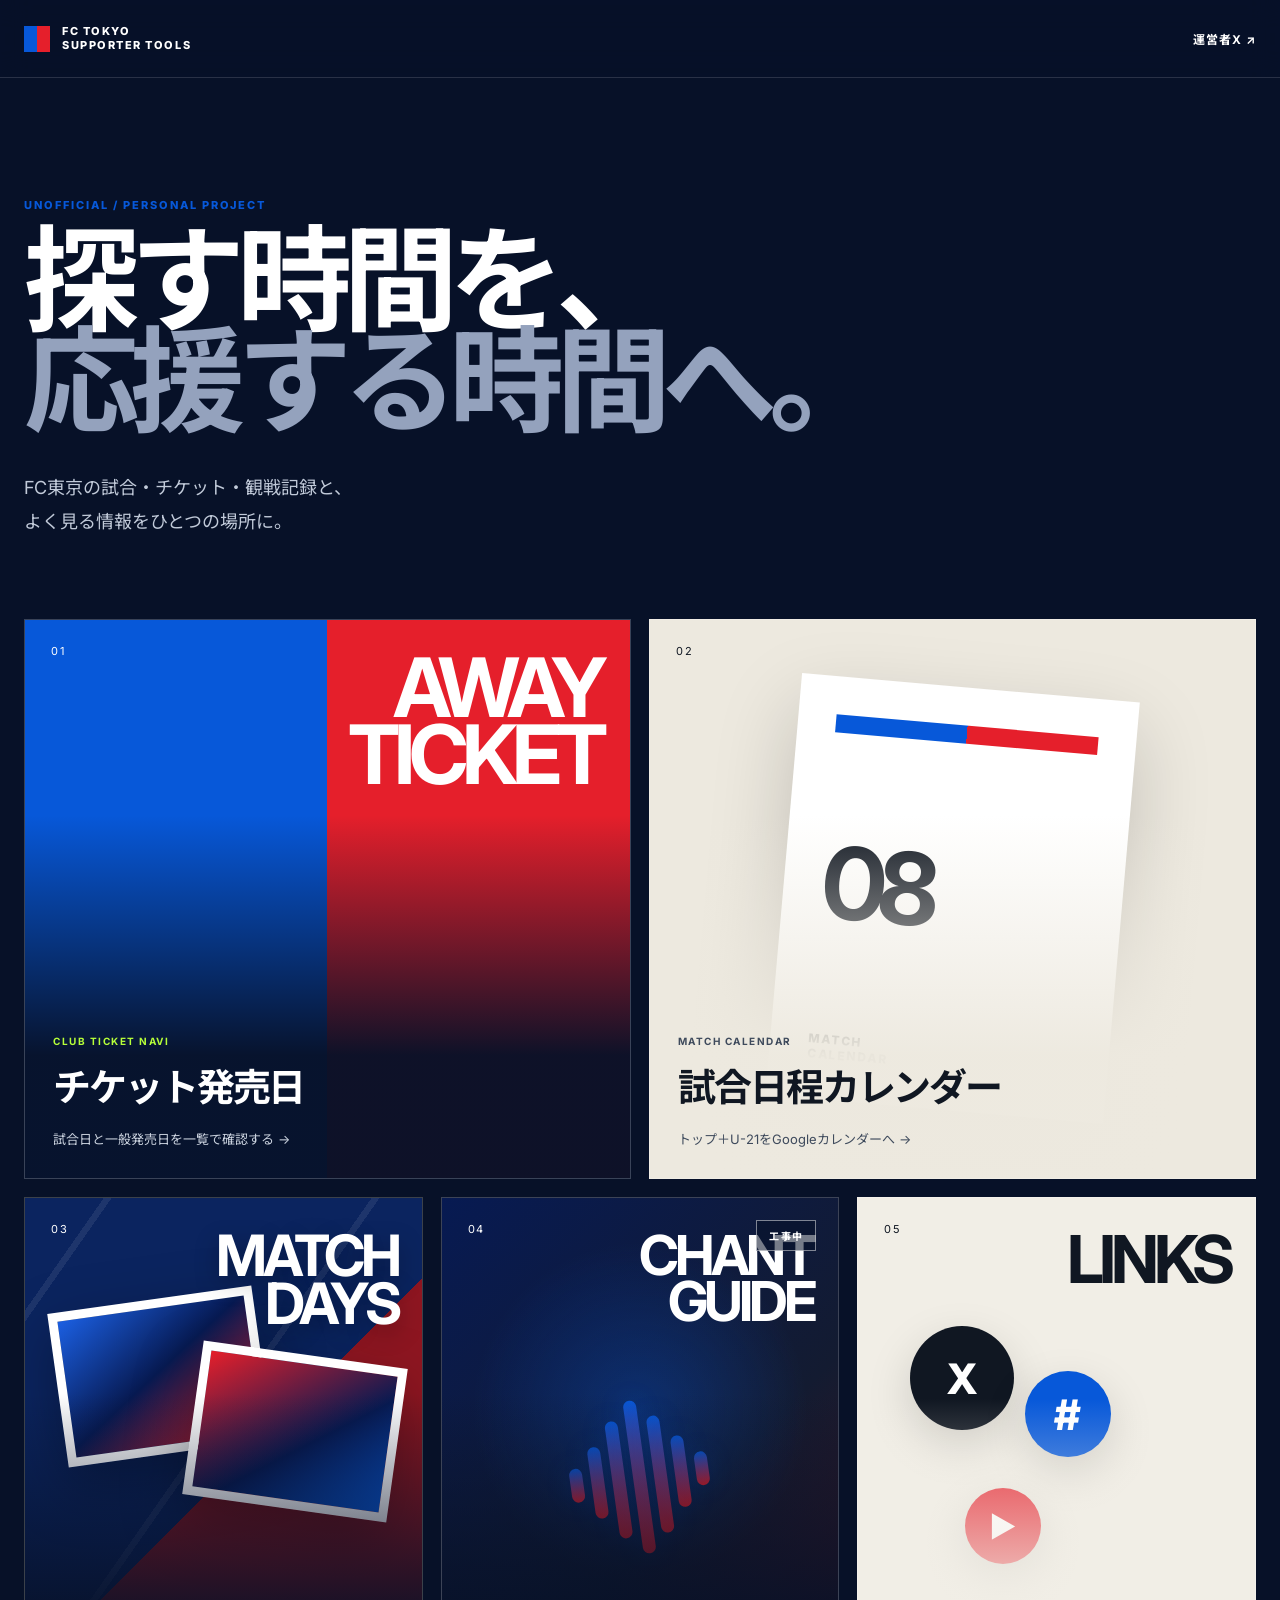
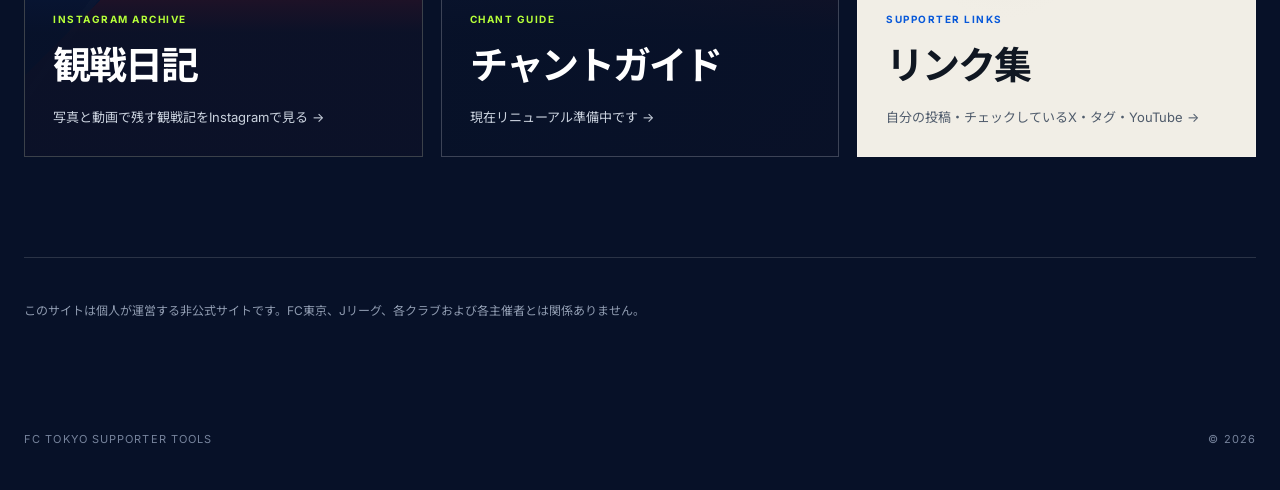
<file: docs/index.html>
<!doctype html>
<html lang="ja">
<head>
  <meta charset="utf-8">
  <meta name="viewport" content="width=device-width,initial-scale=1">
  <meta name="description" content="FC東京サポーター向けの非公式便利ツール。チケット発売日と試合日程をまとめています。">  <title>FC TOKYO SUPPORTER TOOLS</title>
  <link rel="preconnect" href="https://fonts.googleapis.com">
  <link rel="preconnect" href="https://fonts.gstatic.com" crossorigin>
  <link href="https://fonts.googleapis.com/css2?family=Inter:wght@400;500;600;700;800&family=Noto+Sans+JP:wght@400;500;600;700&display=swap" rel="stylesheet">
  <link rel="stylesheet" href="assets/site.css">


    <link rel="icon" href="favicon.ico" sizes="any">
    <link rel="icon" type="image/png" sizes="192x192" href="assets/fctokyo-supporter-tools-icon-192.png">
    <link rel="icon" type="image/png" sizes="512x512" href="assets/fctokyo-supporter-tools-icon-512.png">
    <link rel="apple-touch-icon" href="assets/apple-touch-icon.png">
    <meta property="og:image" content="assets/og-image.png">
    <meta name="twitter:image" content="assets/og-image.png">
    <meta name="theme-color" content="#0d2ea8">
</head>
<body class="portal-page">
  <header class="global-header">
    <a class="site-brand" href="/"><span class="brand-bars"><i></i><i></i></span><span>FC TOKYO<br>SUPPORTER TOOLS</span></a>
    <a class="header-link" href="https://x.com/hillslifexxx" target="_blank" rel="noreferrer">運営者X ↗</a>
  </header>

  <main>
    <section class="portal-hero shell">
      <p class="kicker">UNOFFICIAL / PERSONAL PROJECT</p>
      <h1>探す時間を、<br><span>応援する時間へ。</span></h1>
      <p class="portal-lead">FC東京の試合・チケット・観戦記録と、<br>よく見る情報をひとつの場所に。</p>
    </section>

    <section class="tool-grid shell">
      <a class="tool-card ticket-card" href="ticket/">
        <div class="tool-number">01</div>
        <div class="tool-graphic ticket-graphic" aria-hidden="true"><span></span><span></span><strong>AWAY<br>TICKET</strong></div>
        <div class="tool-copy">
          <p>CLUB TICKET NAVI</p>
          <h2>チケット発売日</h2>
          <span>試合日と一般発売日を一覧で確認する →</span>
        </div>
      </a>

      <a class="tool-card calendar-card" href="calendar/">
        <div class="tool-number">02</div>
        <div class="tool-graphic calendar-graphic" aria-hidden="true">
          <div class="calendar-sheet"><b>08</b><span>MATCH<br>CALENDAR</span></div>
        </div>
        <div class="tool-copy">
          <p>MATCH CALENDAR</p>
          <h2>試合日程カレンダー</h2>
          <span>トップ＋U-21をGoogleカレンダーへ →</span>
        </div>
      </a>

      <a class="tool-card matchdays-card" href="matchdays/">
        <div class="tool-number">03</div>
        <div class="tool-graphic matchdays-graphic" aria-hidden="true">
          <div class="photo-frame photo-frame-a"></div>
          <div class="photo-frame photo-frame-b"></div>
          <strong>MATCH<br>DAYS</strong>
        </div>
        <div class="tool-copy">
          <p>INSTAGRAM ARCHIVE</p>
          <h2>観戦日記</h2>
          <span>写真と動画で残す観戦記をInstagramで見る →</span>
        </div>
      </a>


      <a class="tool-card chants-card" href="chants/">
        <div class="tool-number">04</div>
        <div class="construction-badge">工事中</div>
        <div class="tool-graphic chants-graphic" aria-hidden="true">
          <div class="sound-bars"><i></i><i></i><i></i><i></i><i></i><i></i><i></i></div>
          <strong>CHANT<br>GUIDE</strong>
        </div>
        <div class="tool-copy">
          <p>CHANT GUIDE</p>
          <h2>チャントガイド</h2>
          <span>現在リニューアル準備中です →</span>
        </div>
      </a>

      <a class="tool-card links-card" href="links/">
        <div class="tool-number">05</div>
        <div class="tool-graphic links-graphic" aria-hidden="true">
          <span class="link-symbol symbol-x">X</span>
          <span class="link-symbol symbol-tag">#</span>
          <span class="link-symbol symbol-yt">▶</span>
          <strong>LINKS</strong>
        </div>
        <div class="tool-copy">
          <p>SUPPORTER LINKS</p>
          <h2>リンク集</h2>
          <span>自分の投稿・チェックしているX・タグ・YouTube →</span>
        </div>
      </a>

    </section>

    <section class="portal-note shell">
      <p>このサイトは個人が運営する非公式サイトです。FC東京、Jリーグ、各クラブおよび各主催者とは関係ありません。</p>
    </section>
  </main>

  <footer class="portal-footer shell"><span>FC TOKYO SUPPORTER TOOLS</span><span>© <span id="year"></span></span></footer>
  <script>document.getElementById('year').textContent=new Date().getFullYear();</script>
</body>
</html>
</file>
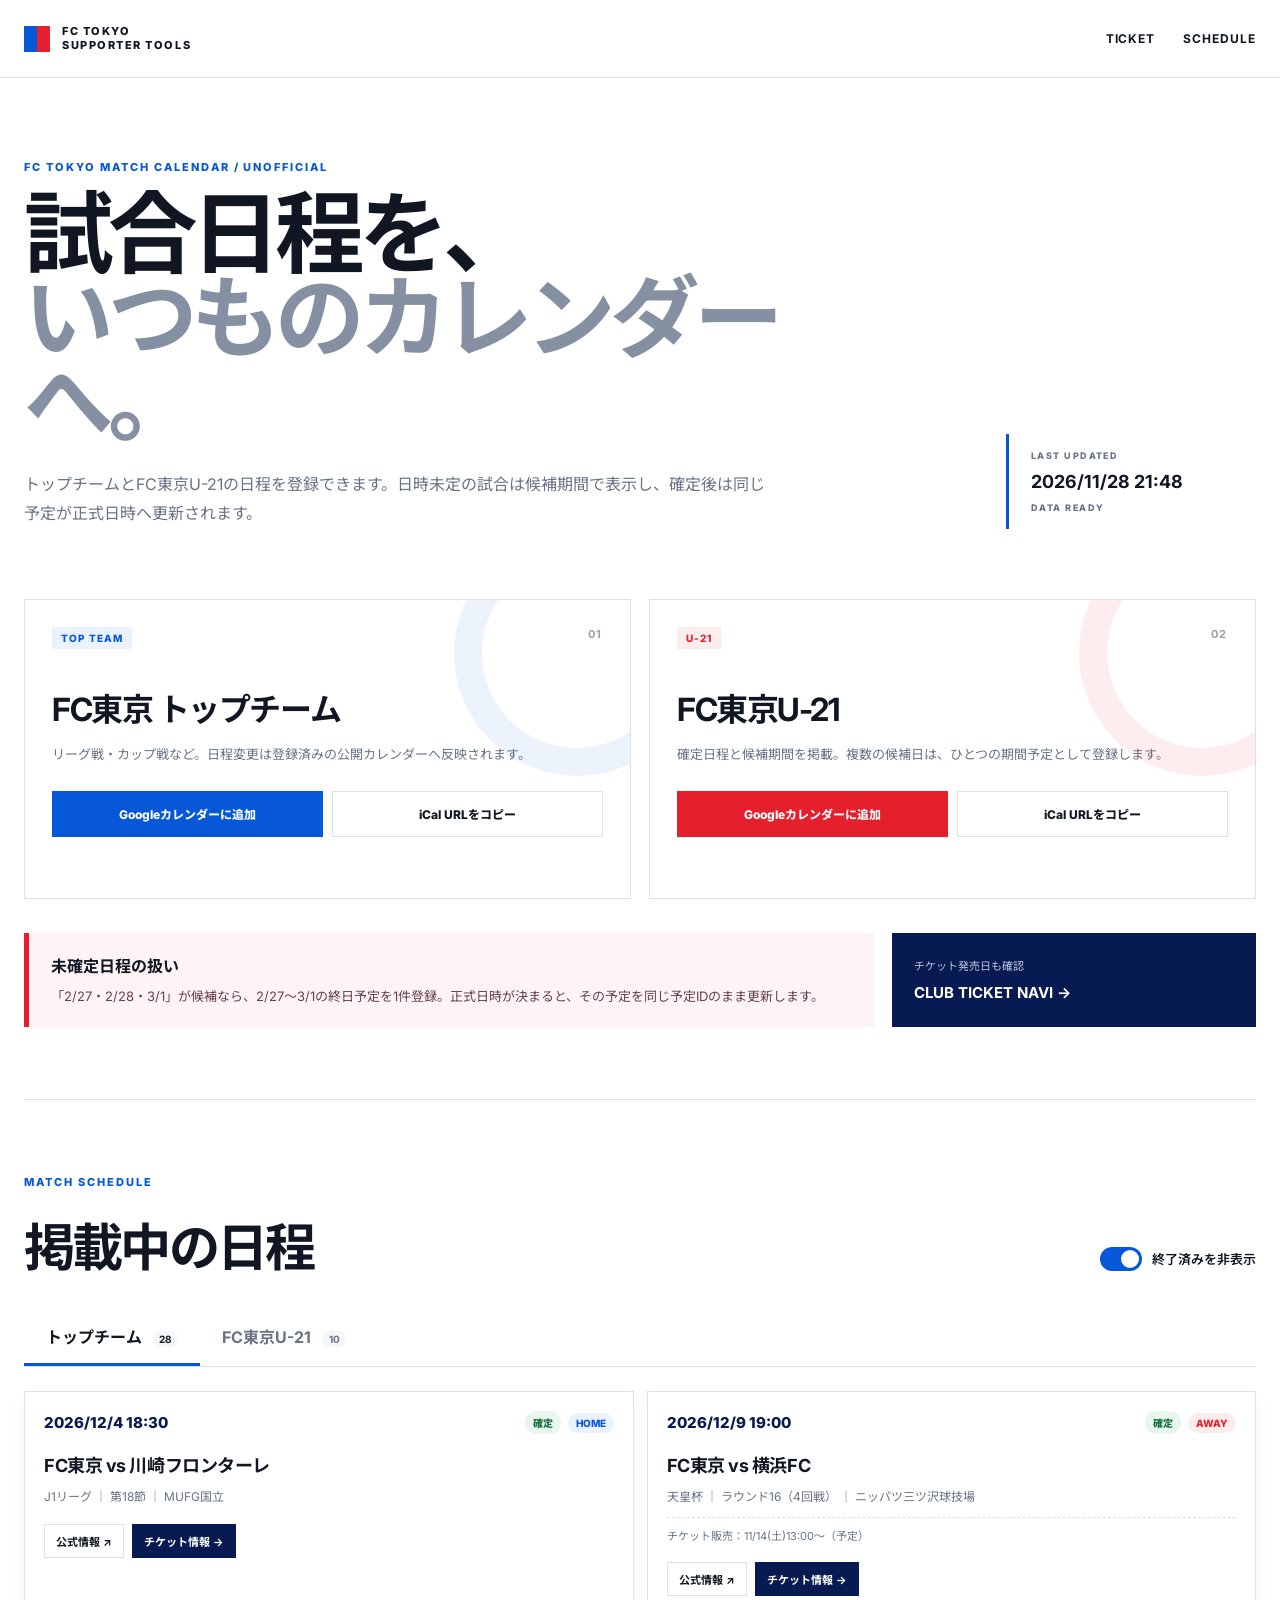
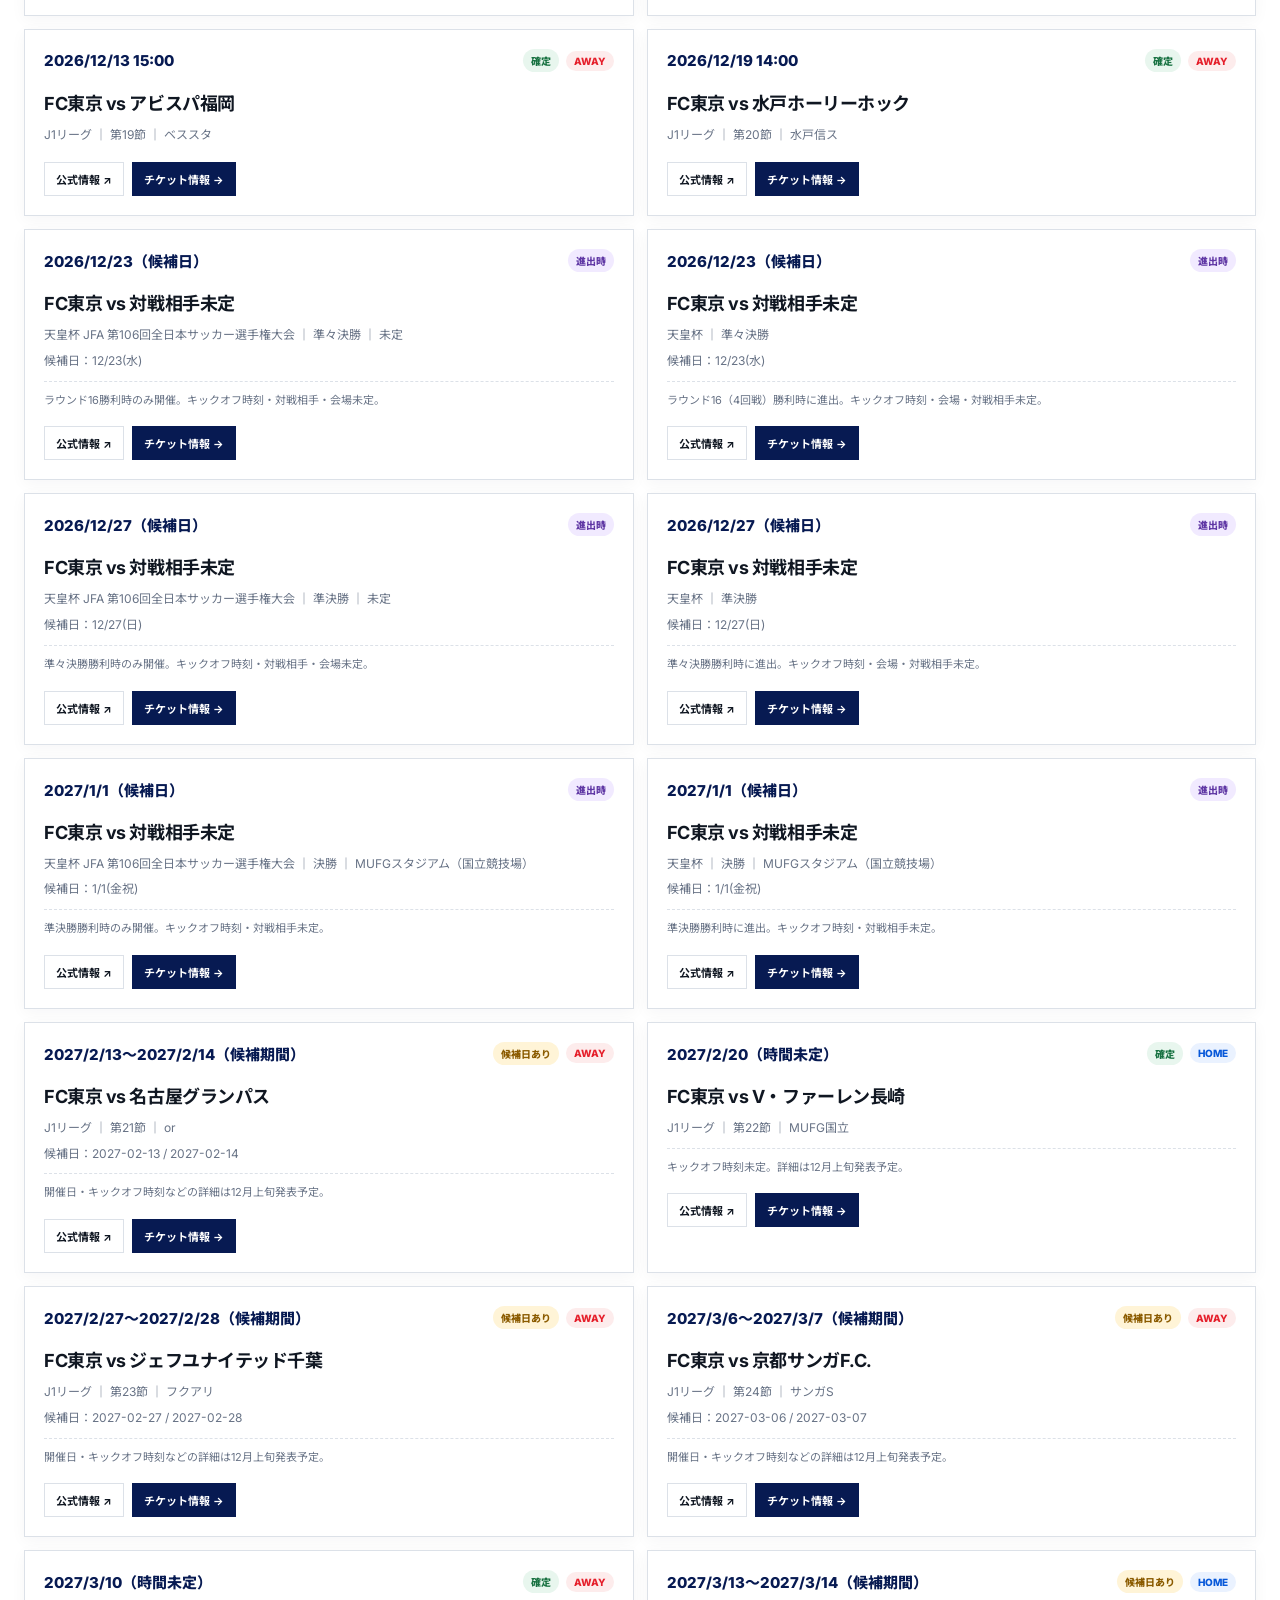
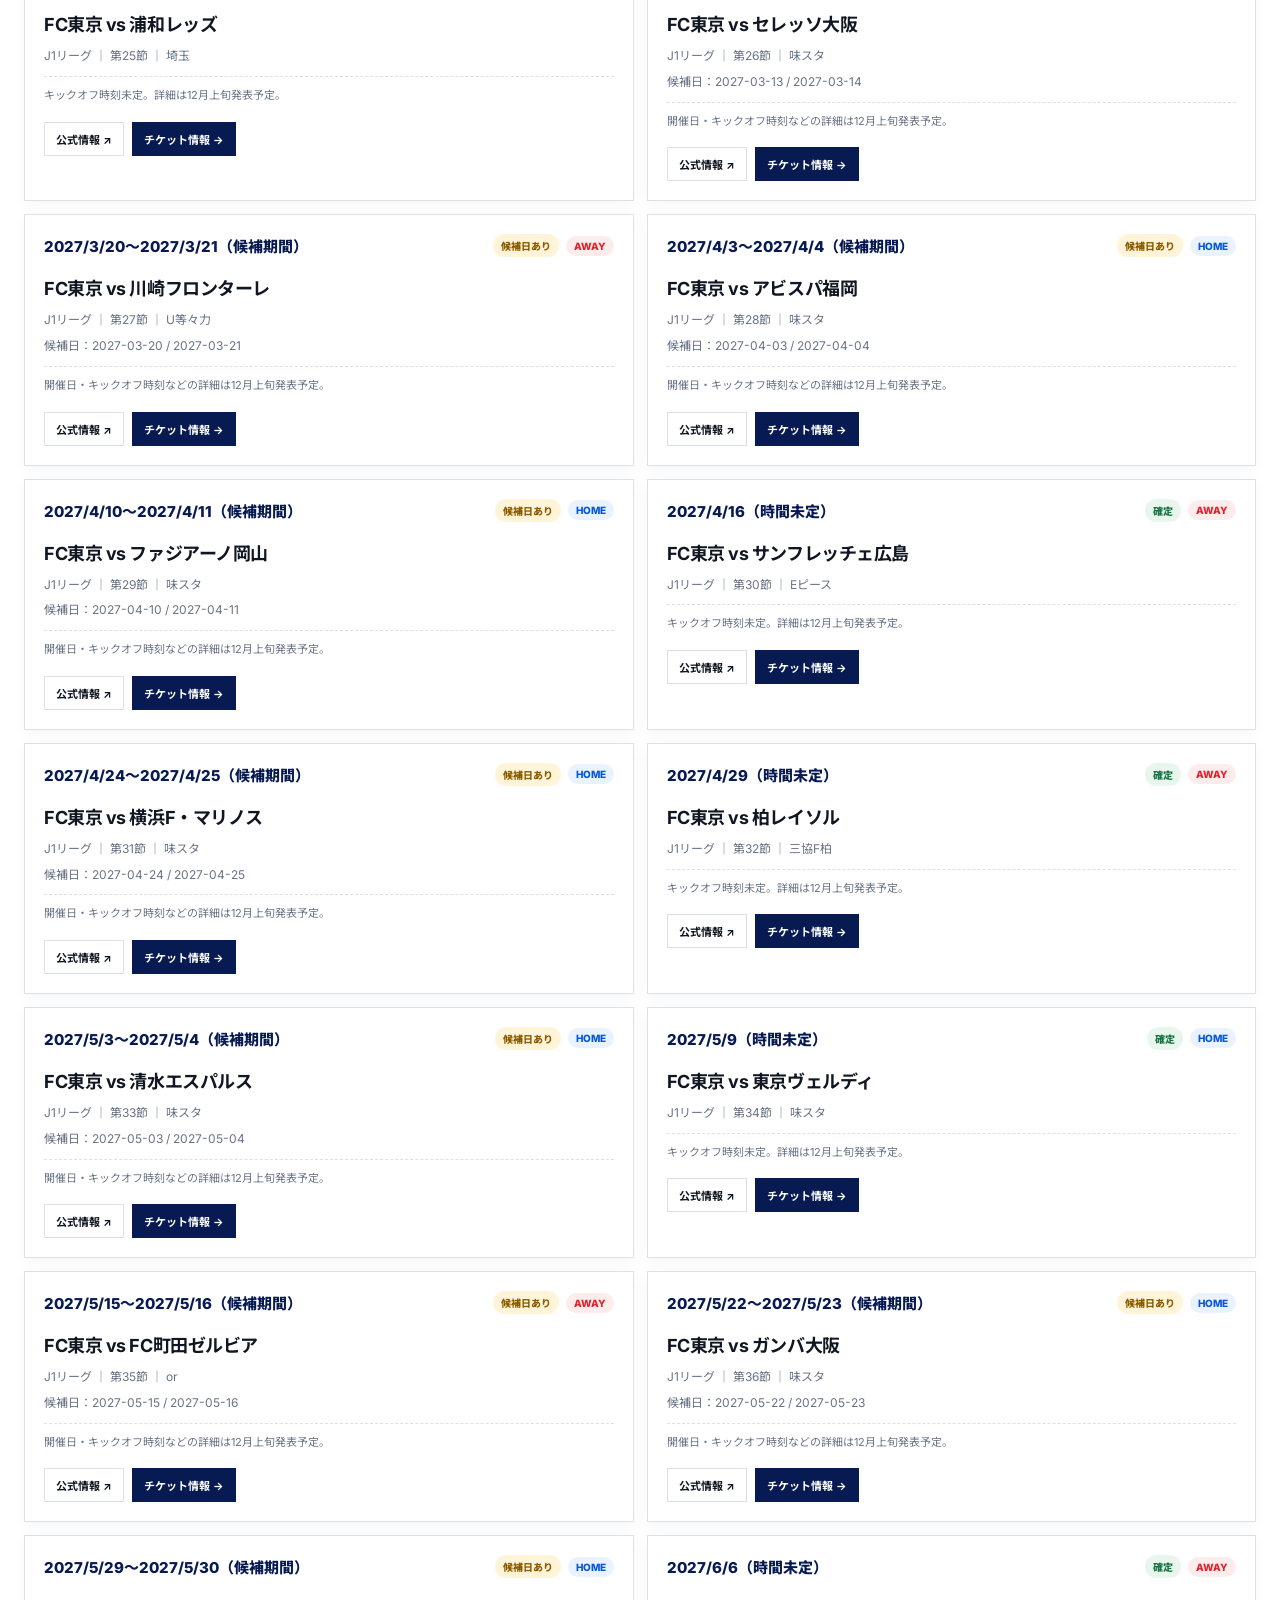
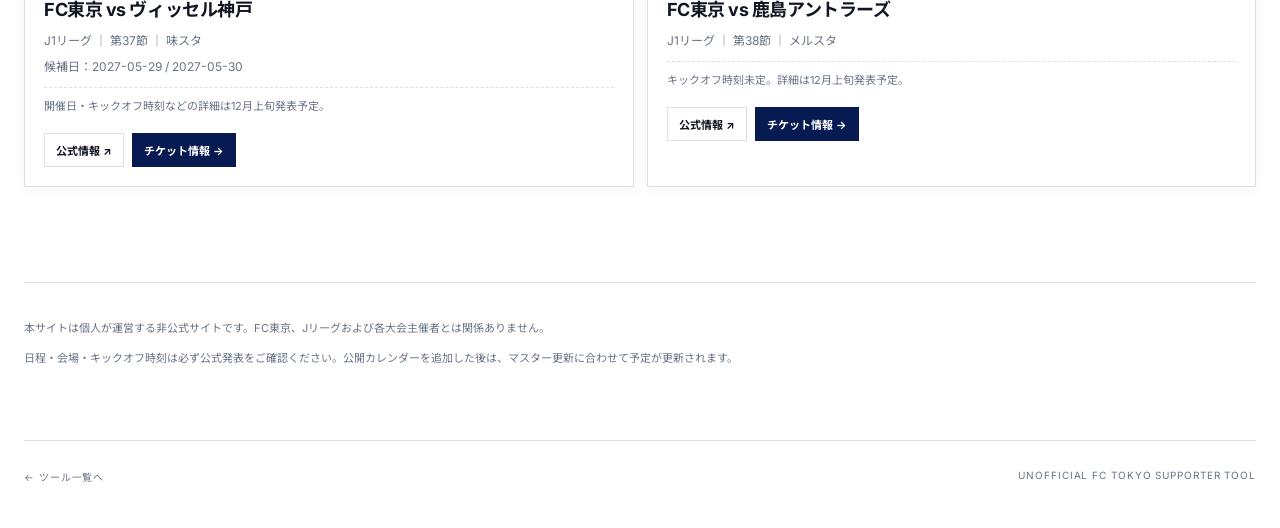
<file: docs/calendar/index.html>
<!doctype html>
<html lang="ja">
<head>
  <meta charset="utf-8">
  <meta name="viewport" content="width=device-width,initial-scale=1">
  <meta name="description" content="FC東京トップチームとFC東京U-21の試合日程をGoogleカレンダーへ追加できる非公式ツールです。">  <title>FC東京 試合日程カレンダー｜非公式</title>
  <link rel="preconnect" href="https://fonts.googleapis.com">
  <link rel="preconnect" href="https://fonts.gstatic.com" crossorigin>
  <link href="https://fonts.googleapis.com/css2?family=Inter:wght@400;500;600;700;800&family=Noto+Sans+JP:wght@400;500;600;700&display=swap" rel="stylesheet">
  <link rel="stylesheet" href="../assets/site.css">

    <link rel="icon" href="../favicon.ico" sizes="any">
    <link rel="icon" type="image/png" sizes="192x192" href="../assets/fctokyo-supporter-tools-icon-192.png">
    <link rel="icon" type="image/png" sizes="512x512" href="../assets/fctokyo-supporter-tools-icon-512.png">
    <link rel="apple-touch-icon" href="../assets/apple-touch-icon.png">
    <meta property="og:image" content="../assets/og-image.png">
    <meta name="twitter:image" content="../assets/og-image.png">
    <meta name="theme-color" content="#0d2ea8">
</head>
<body class="calendar-page">
  <header class="global-header">
    <a class="site-brand" href="../"><span class="brand-bars"><i></i><i></i></span><span>FC TOKYO<br>SUPPORTER TOOLS</span></a>
    <nav class="header-nav"><a href="../ticket/">TICKET</a><a href="#schedule">SCHEDULE</a></nav>
  </header>

  <main>
    <section class="calendar-hero shell">
      <div>
        <p class="kicker">FC TOKYO MATCH CALENDAR / UNOFFICIAL</p>
        <h1>試合日程を、<br><span>いつものカレンダーへ。</span></h1>
        <p>トップチームとFC東京U-21の日程を登録できます。日時未定の試合は候補期間で表示し、確定後は同じ予定が正式日時へ更新されます。</p>
      </div>
      <div class="update-panel calendar-update-panel">
        <span>LAST UPDATED</span>
        <strong id="calendar-last-updated">読み込み中</strong>
        <small id="calendar-data-status">DATA LOADING</small>
      </div>
    </section>

    <section class="calendar-subscriptions shell">
      <article class="subscription-card top-team-card">
        <div class="subscription-head"><span>TOP TEAM</span><b>01</b></div>
        <h2>FC東京 トップチーム</h2>
        <p>リーグ戦・カップ戦など。日程変更は登録済みの公開カレンダーへ反映されます。</p>
        <div class="subscription-actions">
          <a id="top-google-link" class="primary-action is-disabled" aria-disabled="true">Googleカレンダーに追加</a>
          <button id="top-ical-button" class="secondary-action" type="button" disabled>iCal URLをコピー</button>
        </div>
      </article>

      <article class="subscription-card u21-team-card">
        <div class="subscription-head"><span>U-21</span><b>02</b></div>
        <h2>FC東京U-21</h2>
        <p>確定日程と候補期間を掲載。複数の候補日は、ひとつの期間予定として登録します。</p>
        <div class="subscription-actions">
          <a id="u21-google-link" class="primary-action is-disabled" aria-disabled="true">Googleカレンダーに追加</a>
          <button id="u21-ical-button" class="secondary-action" type="button" disabled>iCal URLをコピー</button>
        </div>
      </article>
    </section>

    <section class="calendar-explanation shell">
      <div class="calendar-info-strip"><strong>未確定日程の扱い</strong><span>「2/27・2/28・3/1」が候補なら、2/27〜3/1の終日予定を1件登録。正式日時が決まると、その予定を同じ予定IDのまま更新します。</span></div>
      <a class="ticket-cross-link" href="../ticket/"><span>チケット発売日も確認</span><strong>CLUB TICKET NAVI →</strong></a>
    </section>

    <section id="schedule" class="calendar-schedule shell">
      <div class="section-title-row calendar-title-row">
        <div><p class="kicker">MATCH SCHEDULE</p><h2>掲載中の日程</h2></div>
        <label class="toggle-row"><input id="calendar-hide-finished" type="checkbox" checked><span class="toggle-ui"></span><span>終了済みを非表示</span></label>
      </div>
      <div class="calendar-tabs" role="tablist" aria-label="チーム選択">
        <button class="active" data-team="TOP" role="tab">トップチーム <span id="top-count">0</span></button>
        <button data-team="U21" role="tab">FC東京U-21 <span id="u21-count">0</span></button>
      </div>
      <div id="calendar-match-list" class="calendar-match-list" aria-live="polite"></div>
      <div id="calendar-empty" class="empty-state" hidden>掲載中の日程はありません。</div>
    </section>

    <section class="disclaimer shell calendar-disclaimer">
      <p>本サイトは個人が運営する非公式サイトです。FC東京、Jリーグおよび各大会主催者とは関係ありません。</p>
      <p>日程・会場・キックオフ時刻は必ず公式発表をご確認ください。公開カレンダーを追加した後は、マスター更新に合わせて予定が更新されます。</p>
    </section>
  </main>

  <footer class="ticket-footer shell"><a href="../">← ツール一覧へ</a><span>UNOFFICIAL FC TOKYO SUPPORTER TOOL</span></footer>
  <div id="copy-toast" class="copy-toast" role="status" aria-live="polite"></div>
  <script src="app.js" defer></script>
</body>
</html>
</file>
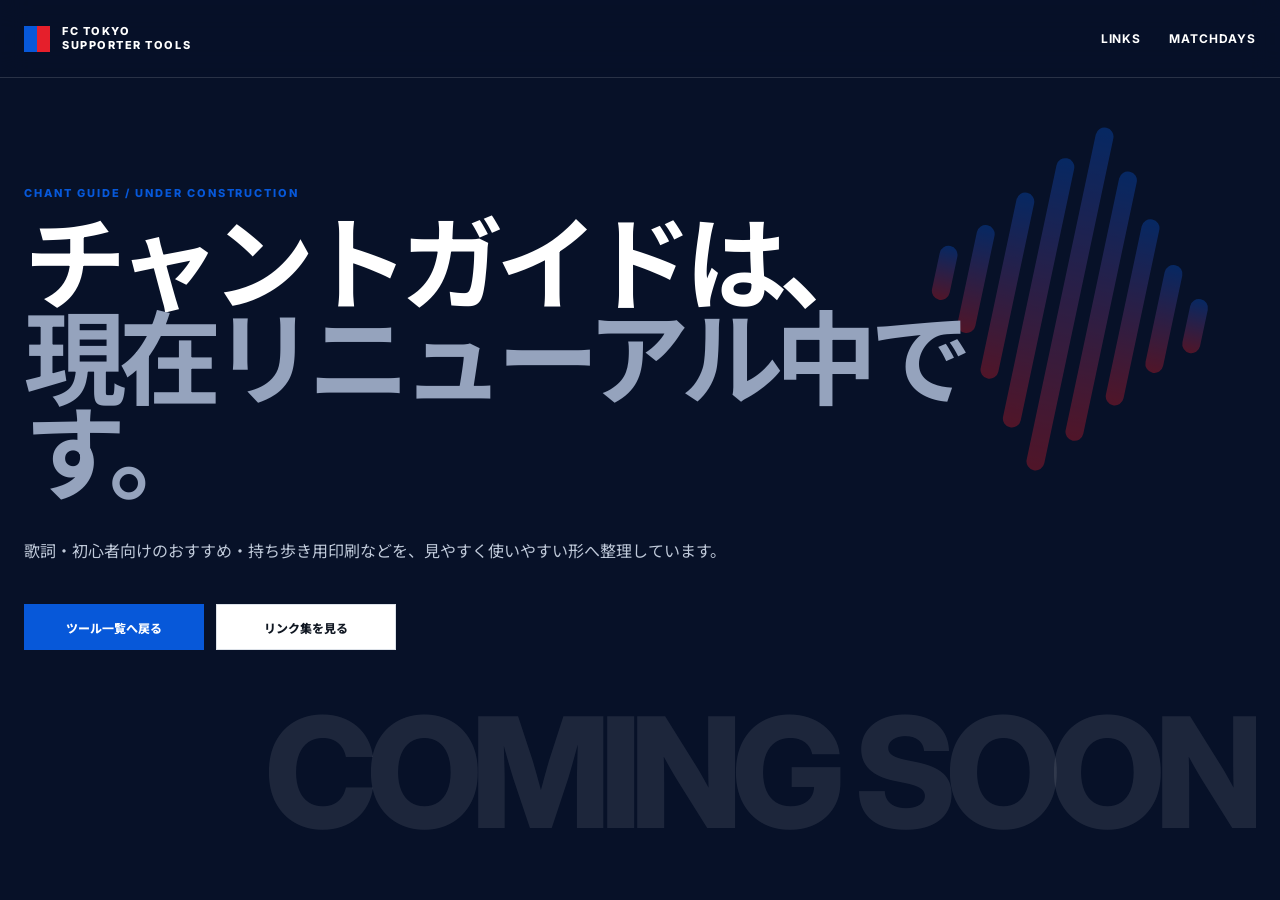
<file: docs/chants/index.html>
<!doctype html>
<html lang="ja">
<head>
  <meta charset="utf-8">
  <meta name="viewport" content="width=device-width,initial-scale=1">
  <meta name="description" content="FC東京チャントガイドは現在リニューアル準備中です。">
  <meta name="theme-color" content="#071a52">
  <title>FC東京 チャントガイド｜工事中</title>
  <link rel="preconnect" href="https://fonts.googleapis.com">
  <link rel="preconnect" href="https://fonts.gstatic.com" crossorigin>
  <link href="https://fonts.googleapis.com/css2?family=Inter:wght@400;500;600;700;800&family=Noto+Sans+JP:wght@400;500;600;700&display=swap" rel="stylesheet">
  <link rel="stylesheet" href="../assets/site.css">
</head>
<body class="construction-page">
  <header class="global-header">
    <a class="site-brand" href="../"><span class="brand-bars"><i></i><i></i></span><span>FC TOKYO<br>SUPPORTER TOOLS</span></a>
    <nav class="header-nav"><a href="../links/">LINKS</a><a href="../matchdays/">MATCHDAYS</a></nav>
  </header>
  <main class="construction-main shell">
    <div class="construction-wave" aria-hidden="true"><i></i><i></i><i></i><i></i><i></i><i></i><i></i><i></i><i></i></div>
    <p class="kicker">CHANT GUIDE / UNDER CONSTRUCTION</p>
    <h1>チャントガイドは、<br><span>現在リニューアル中です。</span></h1>
    <p>歌詞・初心者向けのおすすめ・持ち歩き用印刷などを、見やすく使いやすい形へ整理しています。</p>
    <div class="construction-actions"><a class="primary-action" href="../">ツール一覧へ戻る</a><a class="secondary-action" href="../links/">リンク集を見る</a></div>
    <div class="construction-label">COMING SOON</div>
  </main>
</body>
</html>
</file>
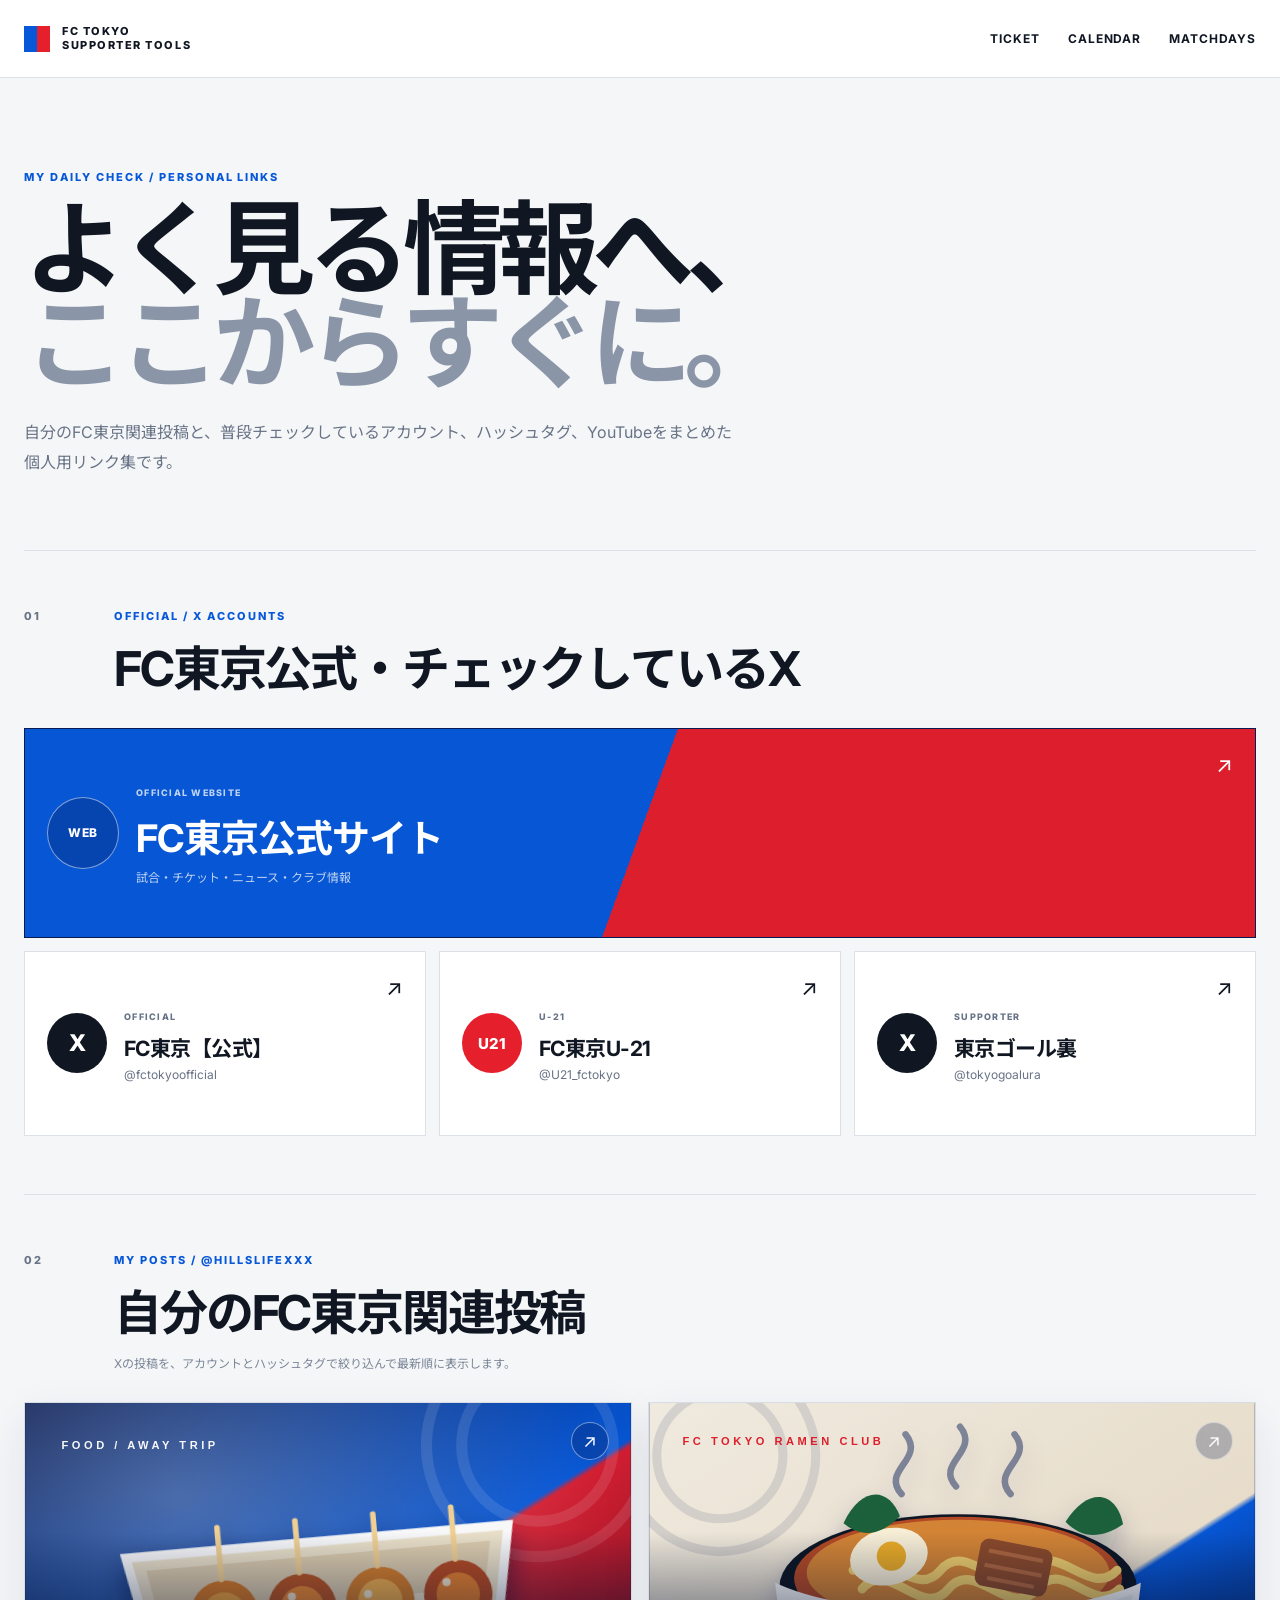
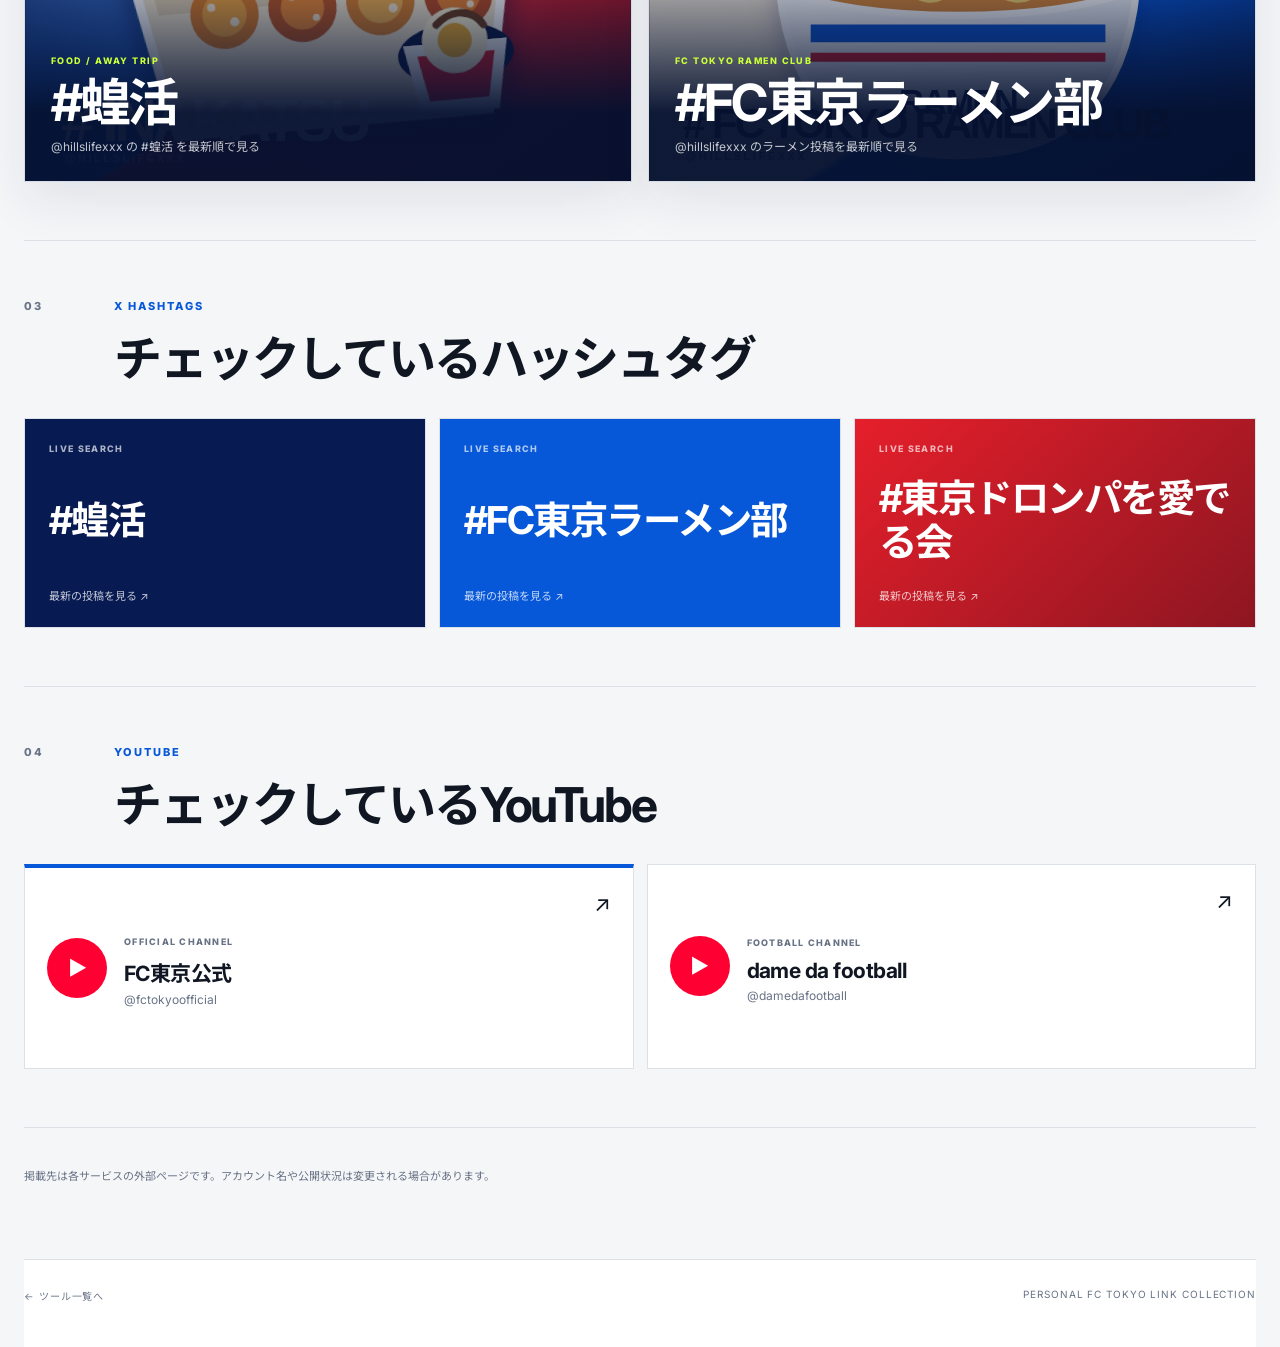
<file: docs/links/index.html>
<!doctype html>
<html lang="ja">
<head>
  <meta charset="utf-8">
  <meta name="viewport" content="width=device-width,initial-scale=1">
  <meta name="description" content="FC東京を追うときによくチェックしているXアカウント、ハッシュタグ、YouTubeチャンネルの個人リンク集です。">  <title>FC東京 サポーターリンク集｜非公式</title>
  <link rel="preconnect" href="https://fonts.googleapis.com">
  <link rel="preconnect" href="https://fonts.gstatic.com" crossorigin>
  <link href="https://fonts.googleapis.com/css2?family=Inter:wght@400;500;600;700;800&family=Noto+Sans+JP:wght@400;500;600;700&display=swap" rel="stylesheet">
  <link rel="stylesheet" href="../assets/site.css">

  <style>
    .my-post-grid{
      display:grid;
      grid-template-columns:repeat(2,minmax(0,1fr));
      gap:16px
    }
    .my-post-card{
      position:relative;
      min-height:380px;
      overflow:hidden;
      border:1px solid #d8dde5;
      background:#071a52;
      color:#fff;
      box-shadow:0 18px 46px rgba(12,29,65,.09);
      transition:transform .3s ease,box-shadow .3s ease
    }
    .my-post-card:hover{
      transform:translateY(-6px);
      box-shadow:0 26px 60px rgba(12,29,65,.16)
    }
    .my-post-visual{
      position:absolute;
      inset:0
    }
    .my-post-visual img{
      width:100%;
      height:100%;
      display:block;
      object-fit:cover;
      transition:transform .6s cubic-bezier(.2,.7,.2,1)
    }
    .my-post-card:hover .my-post-visual img{
      transform:scale(1.035)
    }
    .my-post-card::after{
      content:"";
      position:absolute;
      inset:0;
      background:linear-gradient(180deg,rgba(5,17,48,.03) 34%,rgba(5,17,48,.96) 82%)
    }
    .my-post-copy{
      position:absolute;
      z-index:2;
      left:26px;
      right:26px;
      bottom:24px
    }
    .my-post-copy small{
      color:#c8ff37;
      font-size:9px;
      font-weight:800;
      letter-spacing:.16em
    }
    .my-post-copy h3{
      margin:9px 0 8px;
      font-size:clamp(32px,4vw,52px);
      line-height:1;
      letter-spacing:-.055em
    }
    .my-post-copy p{
      margin:0;
      color:rgba(255,255,255,.76);
      font-size:12px;
      line-height:1.7
    }
    .my-post-arrow{
      position:absolute;
      z-index:3;
      right:22px;
      top:19px;
      width:38px;
      height:38px;
      border-radius:50%;
      display:grid;
      place-items:center;
      border:1px solid rgba(255,255,255,.45);
      background:rgba(7,26,82,.25);
      backdrop-filter:blur(8px);
      font-size:18px
    }
    .links-page .link-section-heading .section-note{
      margin:10px 0 0;
      color:#7b8697;
      font-size:12px;
      line-height:1.7
    }
    .official-site-card{
      grid-column:1/-1;
      min-height:210px;
      color:#fff;
      border-color:#071a52;
      background:
        linear-gradient(110deg,rgba(7,88,217,.97) 0 50%,rgba(229,31,43,.96) 50%),
        #071a52;
    }
    .official-site-card:hover{
      border-color:#071a52;
      box-shadow:0 18px 44px rgba(7,26,82,.2)
    }
    .official-site-card .support-link-icon{
      width:72px;
      height:72px;
      border:1px solid rgba(255,255,255,.5);
      background:rgba(7,26,82,.28);
      color:#fff;
      font-size:12px;
      letter-spacing:.08em
    }
    .official-site-card .support-link-copy small,
    .official-site-card .support-link-copy p{
      color:rgba(255,255,255,.74)
    }
    .official-site-card .support-link-copy h3{
      font-size:clamp(25px,3vw,38px)
    }
    .official-site-card .support-link-arrow{
      color:#fff
    }
    @media(max-width:800px){
      .my-post-grid{grid-template-columns:1fr}
      .my-post-card{min-height:330px}
    }
  </style>

    <link rel="icon" href="../favicon.ico" sizes="any">
    <link rel="icon" type="image/png" sizes="192x192" href="../assets/fctokyo-supporter-tools-icon-192.png">
    <link rel="icon" type="image/png" sizes="512x512" href="../assets/fctokyo-supporter-tools-icon-512.png">
    <link rel="apple-touch-icon" href="../assets/apple-touch-icon.png">
    <meta property="og:image" content="../assets/og-image.png">
    <meta name="twitter:image" content="../assets/og-image.png">
    <meta name="theme-color" content="#0d2ea8">
</head>
<body class="links-page">
  <header class="global-header">
    <a class="site-brand" href="../"><span class="brand-bars"><i></i><i></i></span><span>FC TOKYO<br>SUPPORTER TOOLS</span></a>
    <nav class="header-nav"><a href="../ticket/">TICKET</a><a href="../calendar/">CALENDAR</a><a href="../matchdays/">MATCHDAYS</a></nav>
  </header>

  <main>
    <section class="links-hero shell">
      <p class="kicker">MY DAILY CHECK / PERSONAL LINKS</p>
      <h1>よく見る情報へ、<br><span>ここからすぐに。</span></h1>
      <p>自分のFC東京関連投稿と、普段チェックしているアカウント、ハッシュタグ、YouTubeをまとめた個人用リンク集です。</p>
    </section>

    <section class="link-collection shell">
      <div class="link-section-heading"><span>01</span><div><p class="kicker">OFFICIAL / X ACCOUNTS</p><h2>FC東京公式・チェックしているX</h2></div></div>
      <div class="support-link-grid account-grid">
        <a class="support-link-card official-site-card" href="https://www.fctokyo.co.jp/" target="_blank" rel="noreferrer">
          <div class="support-link-icon website-icon">WEB</div>
          <div class="support-link-copy">
            <small>OFFICIAL WEBSITE</small>
            <h3>FC東京公式サイト</h3>
            <p>試合・チケット・ニュース・クラブ情報</p>
          </div>
          <span class="support-link-arrow">↗</span>
        </a>
        <a class="support-link-card" href="https://x.com/fctokyoofficial" target="_blank" rel="noreferrer">
          <div class="support-link-icon x-icon">X</div><div class="support-link-copy"><small>OFFICIAL</small><h3>FC東京【公式】</h3><p>@fctokyoofficial</p></div><span class="support-link-arrow">↗</span>
        </a>
        <a class="support-link-card" href="https://x.com/U21_fctokyo" target="_blank" rel="noreferrer">
          <div class="support-link-icon u21-icon">U21</div><div class="support-link-copy"><small>U-21</small><h3>FC東京U-21</h3><p>@U21_fctokyo</p></div><span class="support-link-arrow">↗</span>
        </a>
        <a class="support-link-card" href="https://x.com/tokyogoalura" target="_blank" rel="noreferrer">
          <div class="support-link-icon x-icon">X</div><div class="support-link-copy"><small>SUPPORTER</small><h3>東京ゴール裏</h3><p>@tokyogoalura</p></div><span class="support-link-arrow">↗</span>
        </a>
      </div>
    </section>


    <section class="link-collection shell">
      <div class="link-section-heading">
        <span>02</span>
        <div>
          <p class="kicker">MY POSTS / @HILLSLIFEXXX</p>
          <h2>自分のFC東京関連投稿</h2>
          <p class="section-note">Xの投稿を、アカウントとハッシュタグで絞り込んで最新順に表示します。</p>
        </div>
      </div>
      <div class="my-post-grid">
        <a class="my-post-card"
           href="https://x.com/search?q=from%3Ahillslifexxx%20%23%E8%9D%97%E6%B4%BB&src=typed_query&f=live"
           target="_blank"
           rel="noreferrer">
          <div class="my-post-visual"><img src="assets/inakatsu-card.svg" alt="蝗活の投稿を見る"></div>
          <span class="my-post-arrow">↗</span>
          <div class="my-post-copy">
            <small>FOOD / AWAY TRIP</small>
            <h3>#蝗活</h3>
            <p>@hillslifexxx の #蝗活 を最新順で見る</p>
          </div>
        </a>

        <a class="my-post-card"
           href="https://x.com/search?q=from%3Ahillslifexxx%20%23FC%E6%9D%B1%E4%BA%AC%E3%83%A9%E3%83%BC%E3%83%A1%E3%83%B3%E9%83%A8&src=typed_query&f=live"
           target="_blank"
           rel="noreferrer">
          <div class="my-post-visual"><img src="assets/ramen-card.svg" alt="FC東京ラーメン部の投稿を見る"></div>
          <span class="my-post-arrow">↗</span>
          <div class="my-post-copy">
            <small>FC TOKYO RAMEN CLUB</small>
            <h3>#FC東京ラーメン部</h3>
            <p>@hillslifexxx のラーメン投稿を最新順で見る</p>
          </div>
        </a>
      </div>
    </section>

    <section class="link-collection shell">
      <div class="link-section-heading"><span>03</span><div><p class="kicker">X HASHTAGS</p><h2>チェックしているハッシュタグ</h2></div></div>
      <div class="hashtag-grid">
        <a class="hashtag-card" href="https://x.com/search?q=%23%E8%9D%97%E6%B4%BB&amp;src=typed_query&amp;f=live" target="_blank" rel="noreferrer"><small>LIVE SEARCH</small><strong>#蝗活</strong><span>最新の投稿を見る ↗</span></a>
        <a class="hashtag-card" href="https://x.com/search?q=%23FC%E6%9D%B1%E4%BA%AC%E3%83%A9%E3%83%BC%E3%83%A1%E3%83%B3%E9%83%A8&amp;src=typed_query&amp;f=live" target="_blank" rel="noreferrer"><small>LIVE SEARCH</small><strong>#FC東京ラーメン部</strong><span>最新の投稿を見る ↗</span></a>
        <a class="hashtag-card" href="https://x.com/search?q=%23%E6%9D%B1%E4%BA%AC%E3%83%89%E3%83%AD%E3%83%B3%E3%83%91%E3%82%92%E6%84%9B%E3%81%A7%E3%82%8B%E4%BC%9A&amp;src=typed_query&amp;f=live" target="_blank" rel="noreferrer"><small>LIVE SEARCH</small><strong>#東京ドロンパを愛でる会</strong><span>最新の投稿を見る ↗</span></a>
      </div>
    </section>

    <section class="link-collection shell youtube-collection">
      <div class="link-section-heading"><span>04</span><div><p class="kicker">YOUTUBE</p><h2>チェックしているYouTube</h2></div></div>
      <div class="support-link-grid youtube-grid">
        <a class="support-link-card youtube-card official-youtube" href="https://www.youtube.com/@fctokyoofficial" target="_blank" rel="noreferrer">
          <div class="support-link-icon youtube-icon">▶</div><div class="support-link-copy"><small>OFFICIAL CHANNEL</small><h3>FC東京公式</h3><p>@fctokyoofficial</p></div><span class="support-link-arrow">↗</span>
        </a>
        <a class="support-link-card youtube-card" href="https://www.youtube.com/@damedafootball" target="_blank" rel="noreferrer">
          <div class="support-link-icon youtube-icon">▶</div><div class="support-link-copy"><small>FOOTBALL CHANNEL</small><h3>dame da football</h3><p>@damedafootball</p></div><span class="support-link-arrow">↗</span>
        </a>
      </div>
    </section>

    <section class="links-note shell"><p>掲載先は各サービスの外部ページです。アカウント名や公開状況は変更される場合があります。</p></section>
  </main>

  <footer class="ticket-footer links-footer shell"><a href="../">← ツール一覧へ</a><span>PERSONAL FC TOKYO LINK COLLECTION</span></footer>
</body>
</html>
</file>
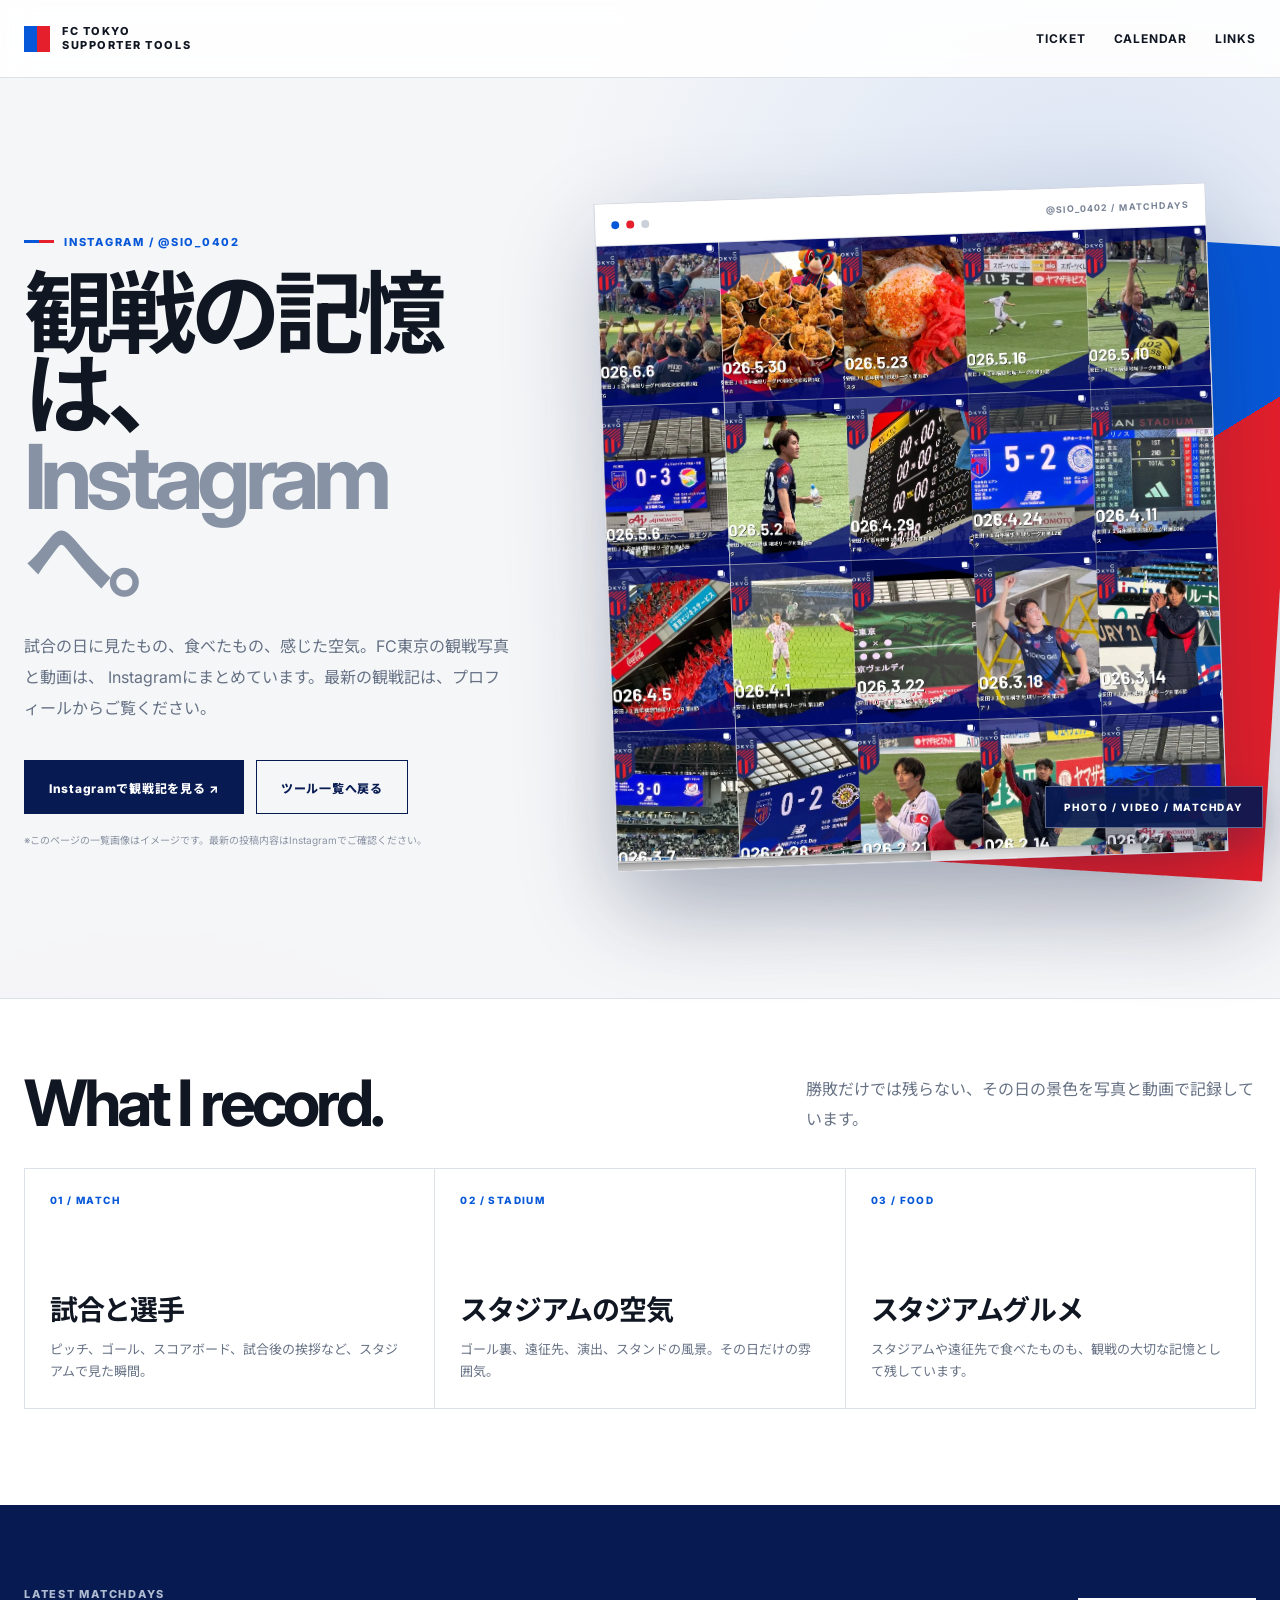
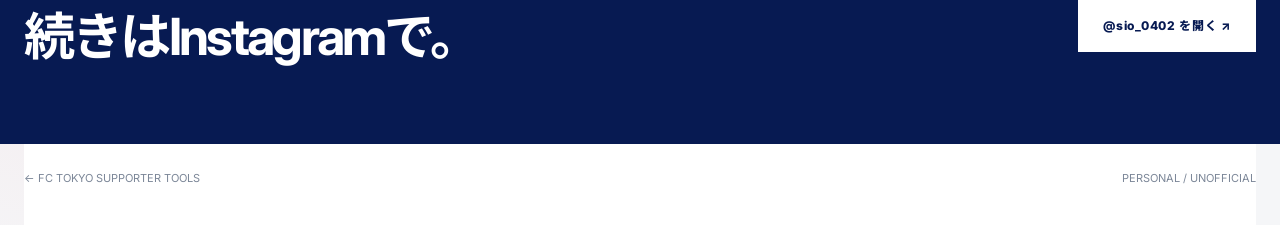
<file: docs/matchdays/index.html>
<!doctype html>
<html lang="ja">
<head>
  <meta charset="utf-8">
  <meta name="viewport" content="width=device-width,initial-scale=1">
  <meta name="description" content="FC東京の観戦写真と動画をまとめているInstagramへの入口ページです。">  <title>FC東京 観戦日記｜Instagram Archive</title>
  <link rel="preconnect" href="https://fonts.googleapis.com">
  <link rel="preconnect" href="https://fonts.gstatic.com" crossorigin>
  <link href="https://fonts.googleapis.com/css2?family=Inter:wght@400;500;600;700;800&family=Noto+Sans+JP:wght@400;500;600;700&display=swap" rel="stylesheet">
  <link rel="stylesheet" href="../assets/site.css">
  <style>
    html {
      min-height: 100%;
      overflow-x: hidden;
      overflow-y: auto;
      -webkit-text-size-adjust: 100%;
    }
    .instagram-matchdays {
      min-height: 100vh;
      min-height: 100dvh;
      overflow-x: hidden;
      overflow-y: auto;
      -webkit-overflow-scrolling: touch;
      background:
        radial-gradient(circle at 86% 16%, rgba(7,88,217,.12), transparent 30%),
        radial-gradient(circle at 12% 78%, rgba(229,31,43,.08), transparent 28%),
        #f5f6f8;
    }
    .instagram-matchdays .global-header {
      background: rgba(255,255,255,.9);
    }
    .mobile-home-link {
      display: none;
    }
    .instagram-hero {
      display: grid;
      grid-template-columns: minmax(0,.86fr) minmax(460px,1.14fr);
      gap: clamp(48px,7vw,104px);
      align-items: center;
      padding-top: clamp(72px,9vw,130px);
      padding-bottom: clamp(70px,9vw,124px);
    }
    .instagram-copy {
      position: relative;
      z-index: 3;
    }
    .instagram-account {
      display: inline-flex;
      align-items: center;
      gap: 10px;
      margin-bottom: 24px;
      color: #0758d9;
      font-size: 11px;
      font-weight: 800;
      letter-spacing: .16em;
    }
    .instagram-account::before {
      content: "";
      width: 30px;
      height: 3px;
      background: linear-gradient(90deg,#0758d9 0 50%,#e51f2b 50%);
    }
    .instagram-copy h1 {
      margin: 0;
      font-size: clamp(54px,7vw,100px);
      line-height: .91;
      letter-spacing: -.075em;
    }
    .instagram-copy h1 span {
      color: #8792a4;
    }
    .instagram-lead {
      max-width: 610px;
      margin: 32px 0 0;
      color: #657184;
      font-size: 16px;
      line-height: 1.95;
    }
    .instagram-actions {
      display: flex;
      gap: 12px;
      margin-top: 36px;
    }
    .instagram-primary,
    .instagram-secondary {
      min-height: 54px;
      padding: 0 24px;
      display: inline-flex;
      align-items: center;
      justify-content: center;
      border: 1px solid #071a52;
      font-size: 12px;
      font-weight: 800;
      letter-spacing: .06em;
      transition: .25s ease;
    }
    .instagram-primary {
      background: #071a52;
      color: #fff;
    }
    .instagram-primary:hover {
      background: #0758d9;
      border-color: #0758d9;
      transform: translateY(-3px);
    }
    .instagram-secondary {
      background: transparent;
      color: #071a52;
    }
    .instagram-secondary:hover {
      background: #fff;
      transform: translateY(-3px);
    }
    .instagram-note {
      margin: 18px 0 0;
      color: #8a94a4;
      font-size: 10px;
      line-height: 1.7;
    }
    .instagram-visual {
      position: relative;
      min-height: 690px;
    }
    .instagram-back-shape {
      position: absolute;
      inset: 5% -4% 3% 8%;
      background: linear-gradient(145deg,#0758d9 0 54%,#e51f2b 54%);
      transform: rotate(3.5deg);
      box-shadow: 0 44px 90px rgba(14,30,68,.18);
    }
    .instagram-frame {
      position: absolute;
      inset: 0 6% 3% 0;
      overflow: hidden;
      border: 1px solid rgba(7,26,82,.18);
      background: #fff;
      box-shadow: 0 35px 100px rgba(13,29,63,.23);
      transform: rotate(-2deg);
      transition: .45s cubic-bezier(.2,.75,.2,1);
    }
    .instagram-frame:hover {
      transform: rotate(0deg) translateY(-6px);
    }
    .instagram-browserbar {
      height: 42px;
      padding: 0 16px;
      display: flex;
      align-items: center;
      gap: 7px;
      border-bottom: 1px solid #e4e7ec;
      background: #fff;
    }
    .instagram-browserbar i {
      width: 8px;
      height: 8px;
      border-radius: 50%;
      background: #cbd1da;
    }
    .instagram-browserbar i:first-child { background: #0758d9; }
    .instagram-browserbar i:nth-child(2) { background: #e51f2b; }
    .instagram-browserbar span {
      margin-left: auto;
      color: #778294;
      font-size: 9px;
      font-weight: 700;
      letter-spacing: .12em;
    }
    .instagram-frame img {
      display: block;
      width: 100%;
      height: calc(100% - 42px);
      object-fit: cover;
    }
    .visual-label {
      position: absolute;
      z-index: 5;
      right: -1%;
      bottom: 8%;
      padding: 14px 18px;
      border: 1px solid rgba(255,255,255,.35);
      background: rgba(7,26,82,.92);
      color: #fff;
      font-size: 10px;
      font-weight: 800;
      letter-spacing: .15em;
      box-shadow: 0 16px 35px rgba(7,26,82,.25);
    }
    .record-section {
      padding: 74px 0 96px;
      border-top: 1px solid #dce1e8;
      background: #fff;
    }
    .record-heading {
      display: grid;
      grid-template-columns: 1fr auto;
      gap: 30px;
      align-items: end;
      margin-bottom: 34px;
    }
    .record-heading h2 {
      margin: 0;
      font-size: clamp(40px,5vw,68px);
      line-height: .95;
      letter-spacing: -.065em;
    }
    .record-heading p {
      max-width: 450px;
      margin: 0;
      color: #687386;
      line-height: 1.85;
    }
    .record-grid {
      display: grid;
      grid-template-columns: repeat(3,minmax(0,1fr));
      border-top: 1px solid #dce1e8;
      border-left: 1px solid #dce1e8;
    }
    .record-card {
      min-height: 240px;
      padding: 25px;
      border-right: 1px solid #dce1e8;
      border-bottom: 1px solid #dce1e8;
      display: flex;
      flex-direction: column;
      background: #fff;
    }
    a.record-card {
      color: inherit;
      text-decoration: none;
      transition: background .25s ease, transform .25s ease;
    }
    a.record-card:hover {
      position: relative;
      z-index: 2;
      background: #f1f5ff;
      transform: translateY(-4px);
    }
    .record-card small {
      color: #0758d9;
      font-size: 10px;
      font-weight: 800;
      letter-spacing: .14em;
    }
    .record-card h3 {
      margin: auto 0 10px;
      font-size: 28px;
      letter-spacing: -.045em;
    }
    .record-card p {
      margin: 0;
      color: #687386;
      font-size: 13px;
      line-height: 1.75;
    }
    .instagram-final {
      padding: 82px 0;
      color: #fff;
      background: #071a52;
    }
    .instagram-final-inner {
      display: grid;
      grid-template-columns: 1fr auto;
      gap: 35px;
      align-items: center;
    }
    .instagram-final p {
      margin: 0 0 10px;
      color: #aebbd0;
      font-size: 11px;
      font-weight: 800;
      letter-spacing: .16em;
    }
    .instagram-final h2 {
      margin: 0;
      font-size: clamp(34px,4vw,58px);
      line-height: 1;
      letter-spacing: -.055em;
    }
    .instagram-final .instagram-primary {
      border-color: #fff;
      background: #fff;
      color: #071a52;
    }
    .instagram-final .instagram-primary:hover {
      border-color: #e51f2b;
      background: #e51f2b;
      color: #fff;
    }
    .instagram-matchdays-footer {
      padding: 27px 0 40px;
      display: flex;
      justify-content: space-between;
      color: #7c8798;
      font-size: 11px;
      background: #fff;
    }
    @media (max-width: 980px) {
      .instagram-hero {
        grid-template-columns: 1fr;
      }
      .instagram-visual {
        min-height: min(780px,92vw);
      }
      .record-heading {
        grid-template-columns: 1fr;
      }
    }
    @media (max-width: 700px) {
      .mobile-home-link {
        position: relative;
        z-index: 20;
        width: fit-content;
        margin: 14px 16px 0;
        padding: 10px 14px;
        display: inline-flex;
        align-items: center;
        border: 1px solid #d5dbe5;
        border-radius: 999px;
        background: rgba(255,255,255,.96);
        color: #071a52;
        font-size: 11px;
        font-weight: 800;
        letter-spacing: .04em;
        box-shadow: 0 8px 24px rgba(7,26,82,.08);
      }
      .instagram-hero {
        padding-top: 58px;
        gap: 45px;
      }
      .instagram-copy h1 {
        font-size: 51px;
      }
      .instagram-actions {
        flex-direction: column;
      }
      .instagram-primary,
      .instagram-secondary {
        width: 100%;
      }
      .instagram-visual {
        min-height: 112vw;
      }
      .instagram-frame {
        inset: 0 3% 3% 1%;
      }
      .instagram-back-shape {
        inset: 5% -1% 1% 6%;
      }
      .visual-label {
        right: 0;
        bottom: 5%;
      }
      .record-grid {
        grid-template-columns: 1fr;
      }
      .record-card {
        min-height: 190px;
      }
      .instagram-final-inner {
        grid-template-columns: 1fr;
      }
      .instagram-matchdays-footer {
        flex-direction: column;
        gap: 10px;
      }
    }
  </style>

    <link rel="icon" href="../favicon.ico" sizes="any">
    <link rel="icon" type="image/png" sizes="192x192" href="../assets/fctokyo-supporter-tools-icon-192.png">
    <link rel="icon" type="image/png" sizes="512x512" href="../assets/fctokyo-supporter-tools-icon-512.png">
    <link rel="apple-touch-icon" href="../assets/apple-touch-icon.png">
    <meta property="og:image" content="../assets/og-image.png">
    <meta name="twitter:image" content="../assets/og-image.png">
    <meta name="theme-color" content="#0d2ea8">
</head>
<body class="instagram-matchdays">
  <header class="global-header">
    <a class="site-brand" href="../">
      <span class="brand-bars"><i></i><i></i></span>
      <span>FC TOKYO<br>SUPPORTER TOOLS</span>
    </a>
    <nav class="header-nav">
      <a href="../ticket/">TICKET</a>
      <a href="../calendar/">CALENDAR</a>
      <a href="../links/">LINKS</a>
    </nav>
  </header>

  <a class="mobile-home-link" href="../" aria-label="トップページへ戻る">← トップへ戻る</a>

  <main>
    <section class="instagram-hero shell">
      <div class="instagram-copy">
        <div class="instagram-account">INSTAGRAM / @SIO_0402</div>
        <h1>観戦の記憶は、<br><span>Instagramへ。</span></h1>
        <p class="instagram-lead">
          試合の日に見たもの、食べたもの、感じた空気。FC東京の観戦写真と動画は、
          Instagramにまとめています。最新の観戦記は、プロフィールからご覧ください。
        </p>
        <div class="instagram-actions">
          <a class="instagram-primary" href="https://www.instagram.com/sio_0402/" target="_blank" rel="noreferrer">
            Instagramで観戦記を見る ↗
          </a>
          <a class="instagram-secondary" href="../">ツール一覧へ戻る</a>
        </div>
        <p class="instagram-note">
          ※このページの一覧画像はイメージです。最新の投稿内容はInstagramでご確認ください。
        </p>
      </div>

      <div class="instagram-visual" aria-label="Instagram投稿一覧のイメージ">
        <div class="instagram-back-shape" aria-hidden="true"></div>
        <a class="instagram-frame" href="https://www.instagram.com/sio_0402/" target="_blank" rel="noreferrer">
          <div class="instagram-browserbar" aria-hidden="true">
            <i></i><i></i><i></i><span>@SIO_0402 / MATCHDAYS</span>
          </div>
          <img src="assets/instagram-grid.webp" alt="FC東京の観戦写真を並べたInstagram投稿一覧">
        </a>
        <div class="visual-label">PHOTO / VIDEO / MATCHDAY</div>
      </div>
    </section>

    <section class="record-section">
      <div class="shell">
        <div class="record-heading">
          <h2>What I record.</h2>
          <p>勝敗だけでは残らない、その日の景色を写真と動画で記録しています。</p>
        </div>
        <div class="record-grid">
          <article class="record-card">
            <small>01 / MATCH</small>
            <h3>試合と選手</h3>
            <p>ピッチ、ゴール、スコアボード、試合後の挨拶など、スタジアムで見た瞬間。</p>
          </article>
          <article class="record-card">
            <small>02 / STADIUM</small>
            <h3>スタジアムの空気</h3>
            <p>ゴール裏、遠征先、演出、スタンドの風景。その日だけの雰囲気。</p>
          </article>
          <article class="record-card">
            <small>03 / FOOD</small>
            <h3>スタジアムグルメ</h3>
            <p>スタジアムや遠征先で食べたものも、観戦の大切な記憶として残しています。</p>
          </article>
        </div>
      </div>
    </section>

    <section class="instagram-final">
      <div class="instagram-final-inner shell">
        <div>
          <p>LATEST MATCHDAYS</p>
          <h2>続きはInstagramで。</h2>
        </div>
        <a class="instagram-primary" href="https://www.instagram.com/sio_0402/" target="_blank" rel="noreferrer">
          @sio_0402 を開く ↗
        </a>
      </div>
    </section>
  </main>

  <footer class="instagram-matchdays-footer shell">
    <a href="../">← FC TOKYO SUPPORTER TOOLS</a>
    <span>PERSONAL / UNOFFICIAL</span>
  </footer>
</body>
</html>
</file>
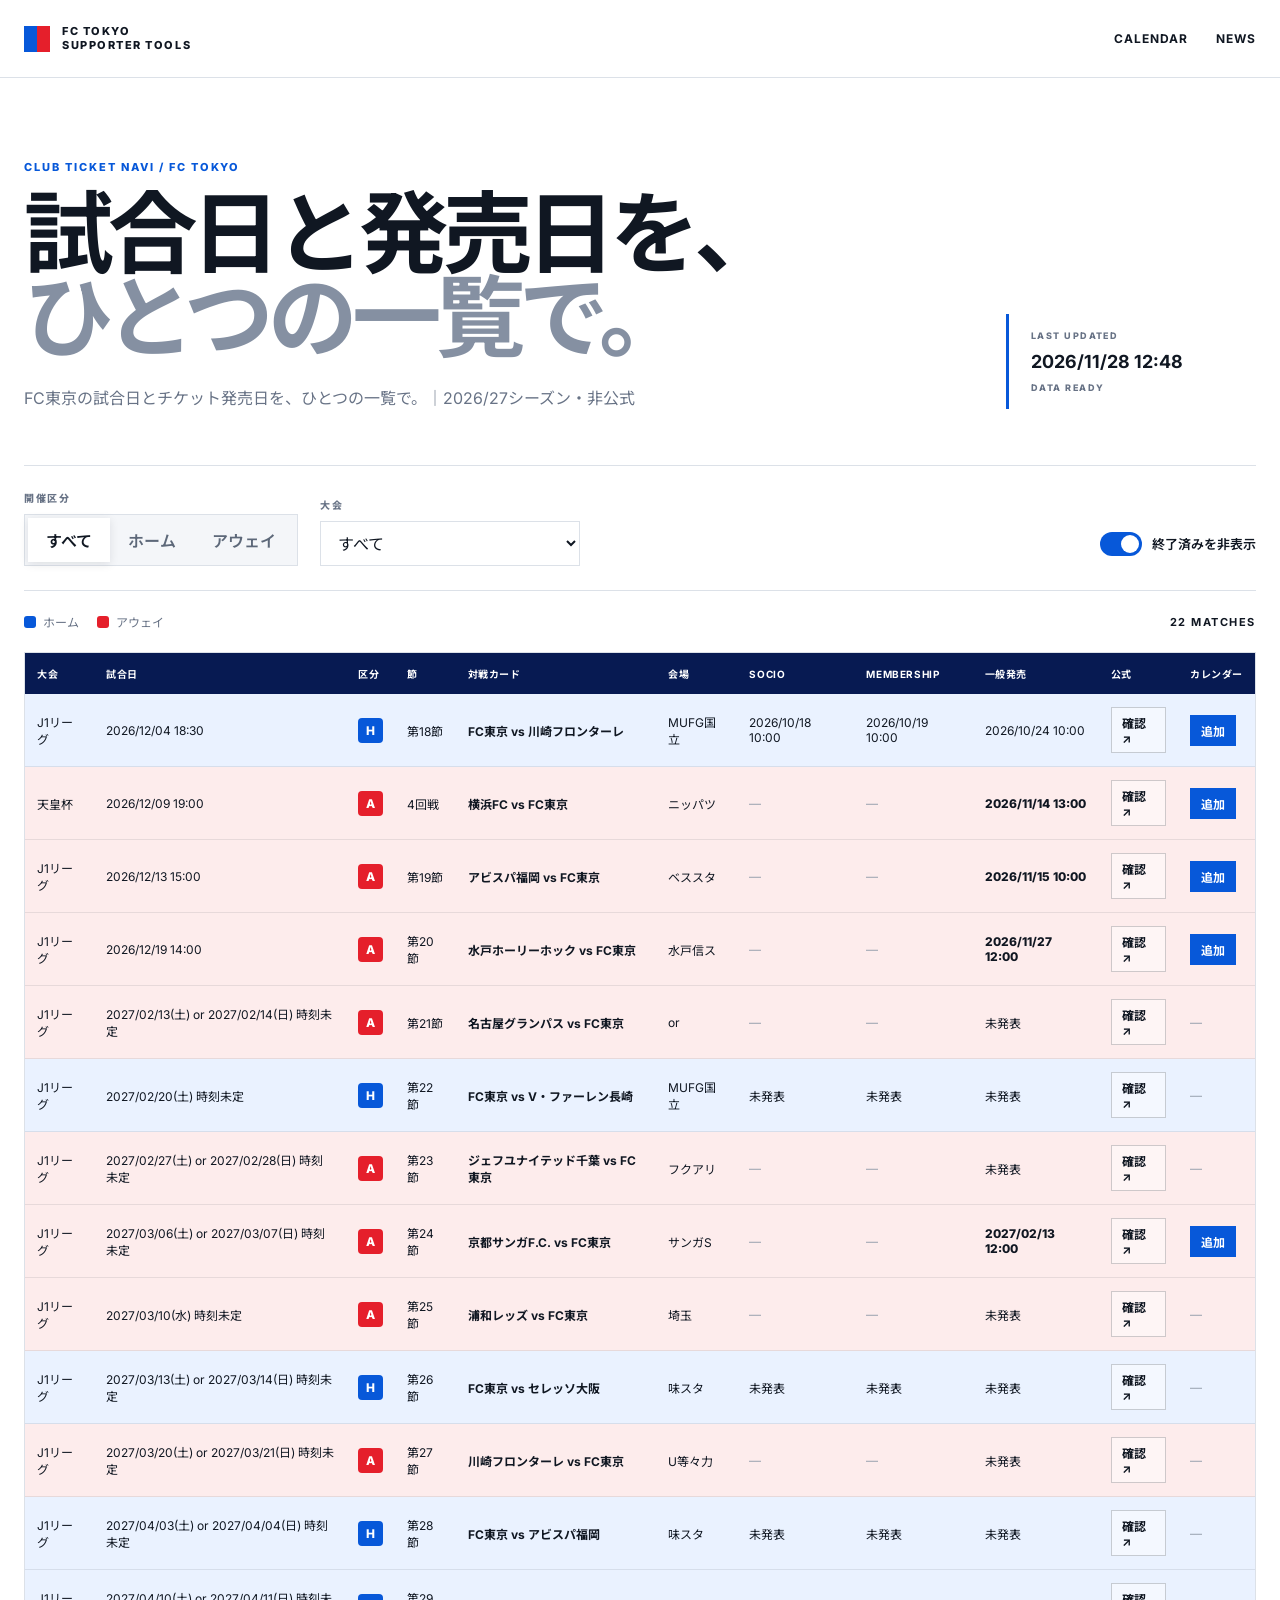
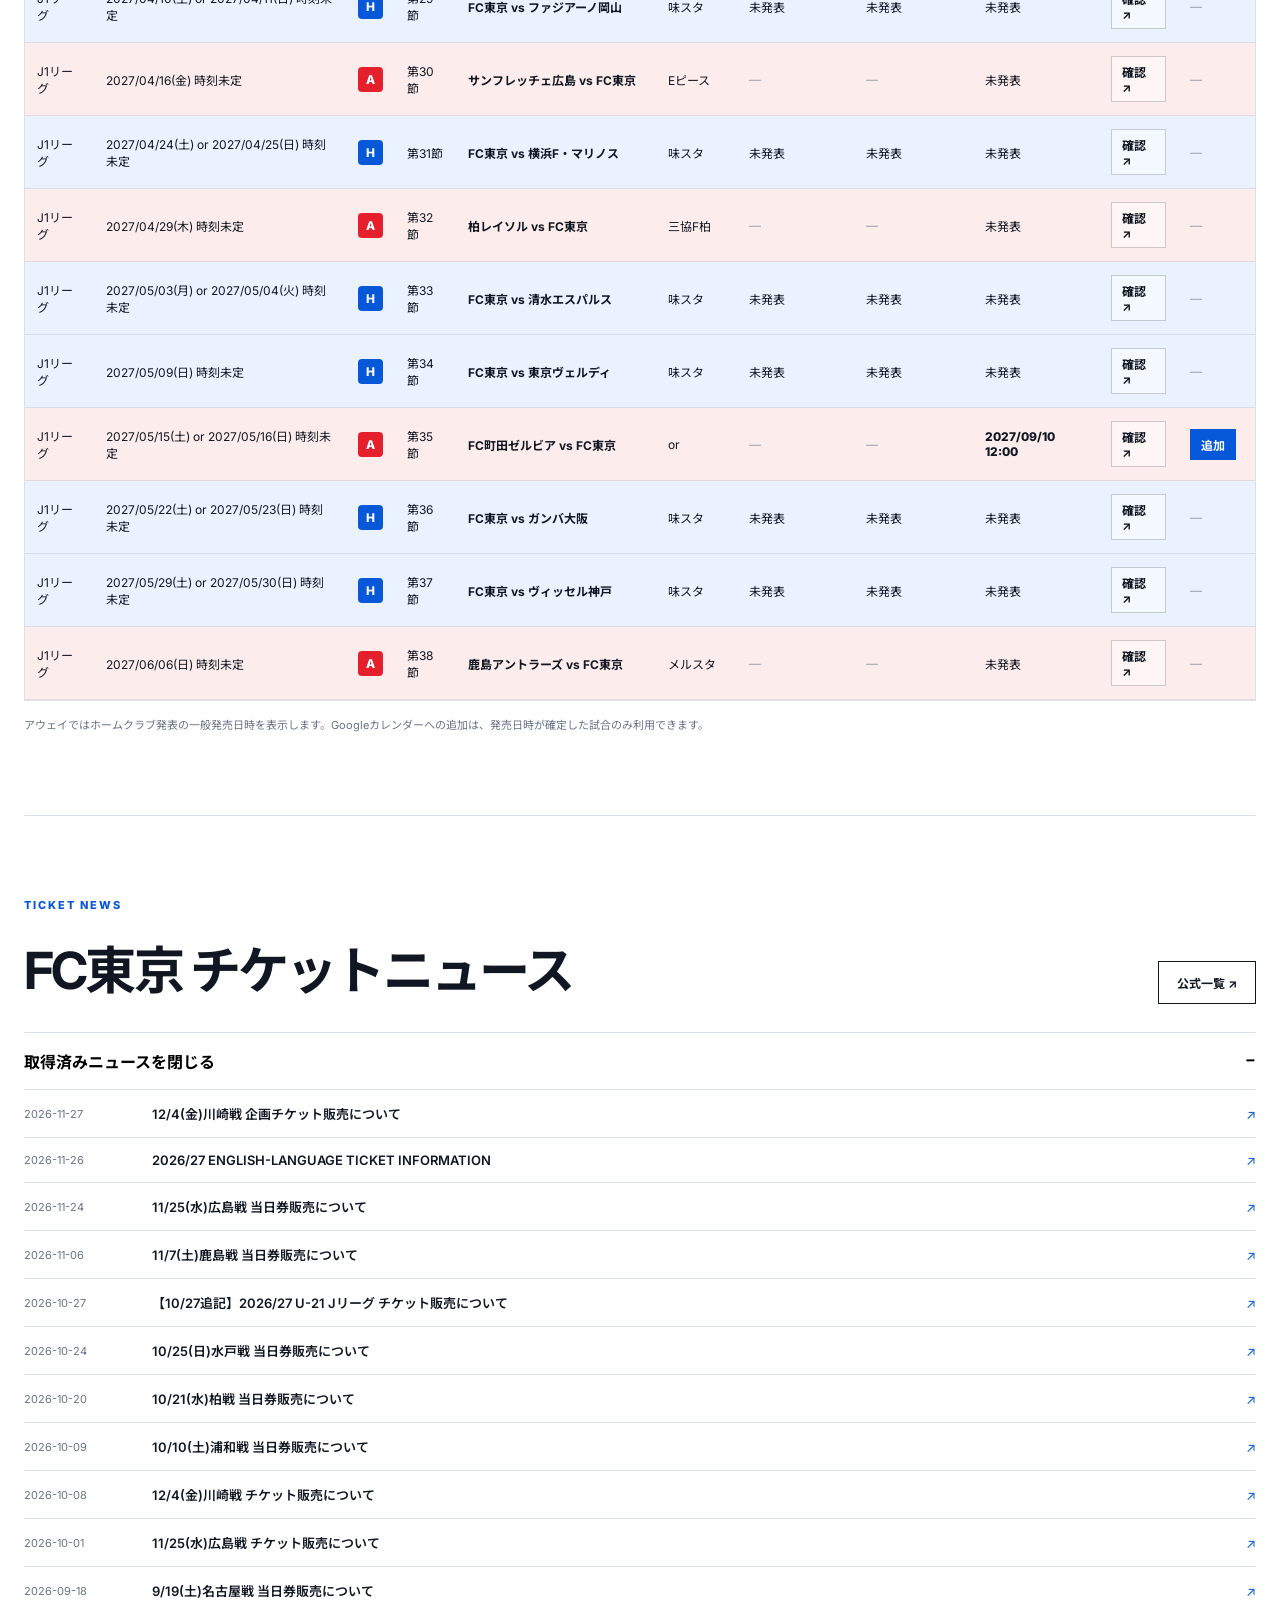
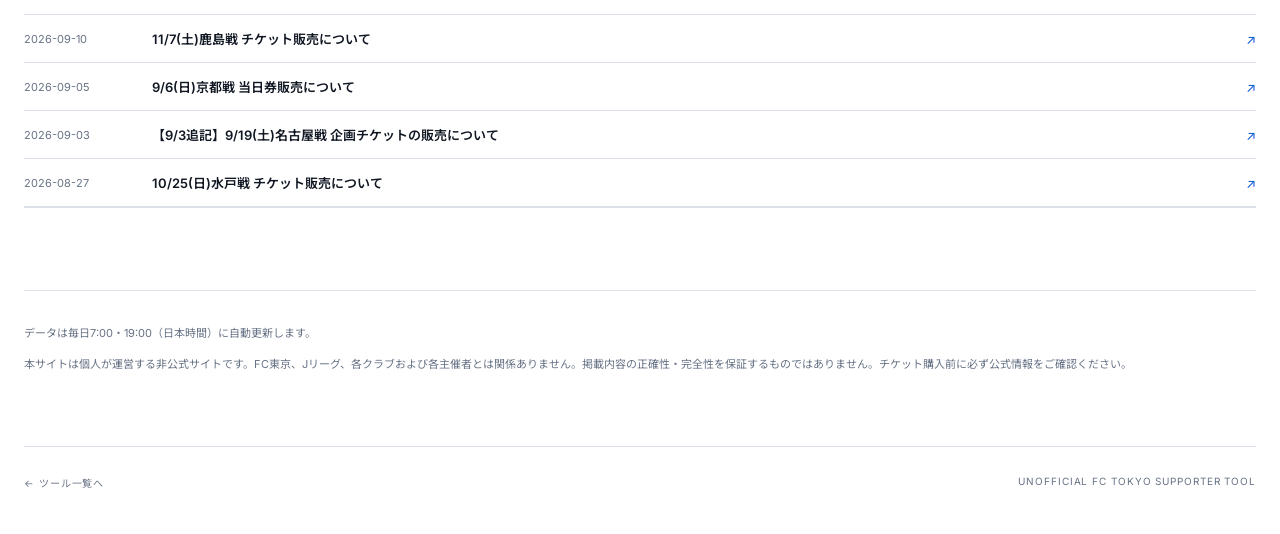
<file: docs/ticket/index.html>
<!doctype html>
<html lang="ja">
<head>
  <meta charset="utf-8">
  <meta name="viewport" content="width=device-width,initial-scale=1">
  <meta name="description" content="FC東京の試合日とチケット発売日をひとつの一覧で確認できる非公式ツールです。">  <title>クラブチケットナビ｜FC東京版</title>
  <link rel="preconnect" href="https://fonts.googleapis.com">
  <link rel="preconnect" href="https://fonts.gstatic.com" crossorigin>
  <link href="https://fonts.googleapis.com/css2?family=Inter:wght@400;500;600;700;800&family=Noto+Sans+JP:wght@400;500;600;700&display=swap" rel="stylesheet">
  <link rel="stylesheet" href="../assets/site.css">

    <link rel="icon" href="../favicon.ico" sizes="any">
    <link rel="icon" type="image/png" sizes="192x192" href="../assets/fctokyo-supporter-tools-icon-192.png">
    <link rel="icon" type="image/png" sizes="512x512" href="../assets/fctokyo-supporter-tools-icon-512.png">
    <link rel="apple-touch-icon" href="../assets/apple-touch-icon.png">
    <meta property="og:image" content="../assets/og-image.png">
    <meta name="twitter:image" content="../assets/og-image.png">
    <meta name="theme-color" content="#0d2ea8">
</head>
<body class="ticket-page">
  <header class="global-header">
    <a class="site-brand" href="../"><span class="brand-bars"><i></i><i></i></span><span>FC TOKYO<br>SUPPORTER TOOLS</span></a>
    <nav class="header-nav"><a href="../calendar/">CALENDAR</a><a href="#news">NEWS</a></nav>
  </header>

  <main>
    <section class="ticket-hero shell">
      <div>
        <p class="kicker">CLUB TICKET NAVI / FC TOKYO</p>
        <h1>試合日と発売日を、<br><span>ひとつの一覧で。</span></h1>
        <p class="ticket-subtitle" id="subtitle">FC東京版・非公式</p>
      </div>
      <div class="update-panel">
        <span>LAST UPDATED</span>
        <strong id="last-updated">読み込み中</strong>
        <small id="data-status">DATA LOADING</small>
      </div>
    </section>

    <section class="controls-section shell" aria-label="一覧の絞り込み">
      <div class="control-group">
        <span class="control-label">開催区分</span>
        <div class="segmented" id="side-filter">
          <button class="active" data-value="ALL">すべて</button>
          <button data-value="HOME">ホーム</button>
          <button data-value="AWAY">アウェイ</button>
        </div>
      </div>
      <div class="control-group competition-control">
        <span class="control-label">大会</span>
        <select id="competition-filter">
          <option value="ALL">すべて</option>
          <option value="Ｊ１リーグ">J1リーグ</option>
          <option value="ＪリーグＹＢＣルヴァンカップ">ルヴァンカップ</option>
          <option value="天皇杯">天皇杯</option>
          <option value="その他試合">その他試合</option>
        </select>
      </div>
      <label class="toggle-row"><input id="hide-finished" type="checkbox" checked><span class="toggle-ui"></span><span>終了済みを非表示</span></label>
    </section>

    <section class="summary-bar shell">
      <div><span class="legend-dot home"></span>ホーム</div>
      <div><span class="legend-dot away"></span>アウェイ</div>
      <strong><span id="result-count">0</span> MATCHES</strong>
    </section>

    <section class="match-section shell">
      <div id="desktop-table" class="table-wrap" aria-live="polite"></div>
      <div id="mobile-cards" class="mobile-card-list" aria-live="polite"></div>
      <div id="empty-state" class="empty-state" hidden>該当する試合はありません。</div>
      <p class="data-note">アウェイではホームクラブ発表の一般発売日時を表示します。Googleカレンダーへの追加は、発売日時が確定した試合のみ利用できます。</p>
    </section>

    <section id="news" class="news-section shell">
      <div class="section-title-row">
        <div><p class="kicker">TICKET NEWS</p><h2>FC東京 チケットニュース</h2></div>
        <a id="official-news-link" class="outline-button" href="https://www.fctokyo.co.jp/news/?slug=ticket" target="_blank" rel="noreferrer">公式一覧 ↗</a>
      </div>
      <button id="news-toggle" class="news-toggle" aria-expanded="true">取得済みニュースを閉じる <span>−</span></button>
      <div id="news-list" class="news-list"></div>
    </section>

    <section class="disclaimer shell">
      <p id="update-schedule">データは毎日7:00・19:00（日本時間）に自動更新します。</p>
      <p id="disclaimer-text">本サイトは個人が運営する非公式サイトです。掲載内容は購入前に必ず公式情報をご確認ください。</p>
    </section>
  </main>

  <footer class="ticket-footer shell"><a href="../">← ツール一覧へ</a><span>UNOFFICIAL FC TOKYO SUPPORTER TOOL</span></footer>
  <script src="app.js" defer></script>
</body>
</html>
</file>
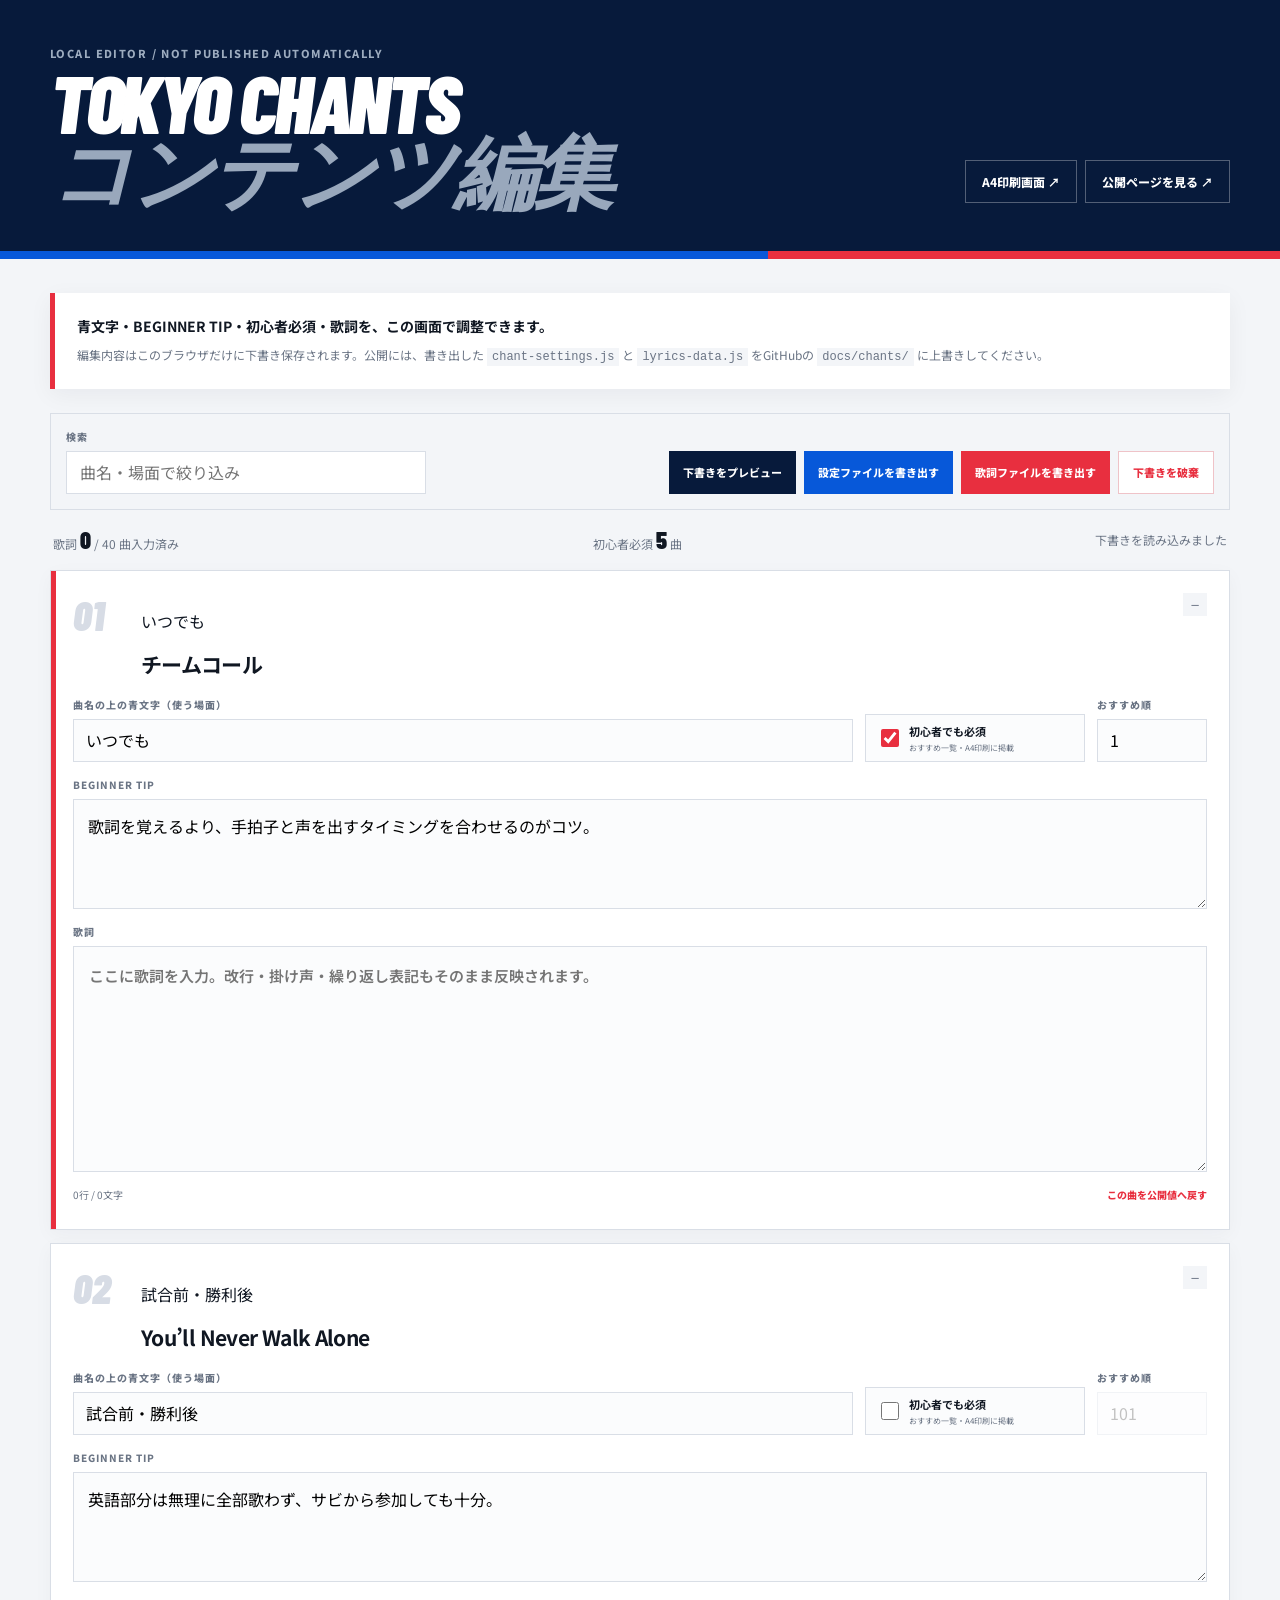
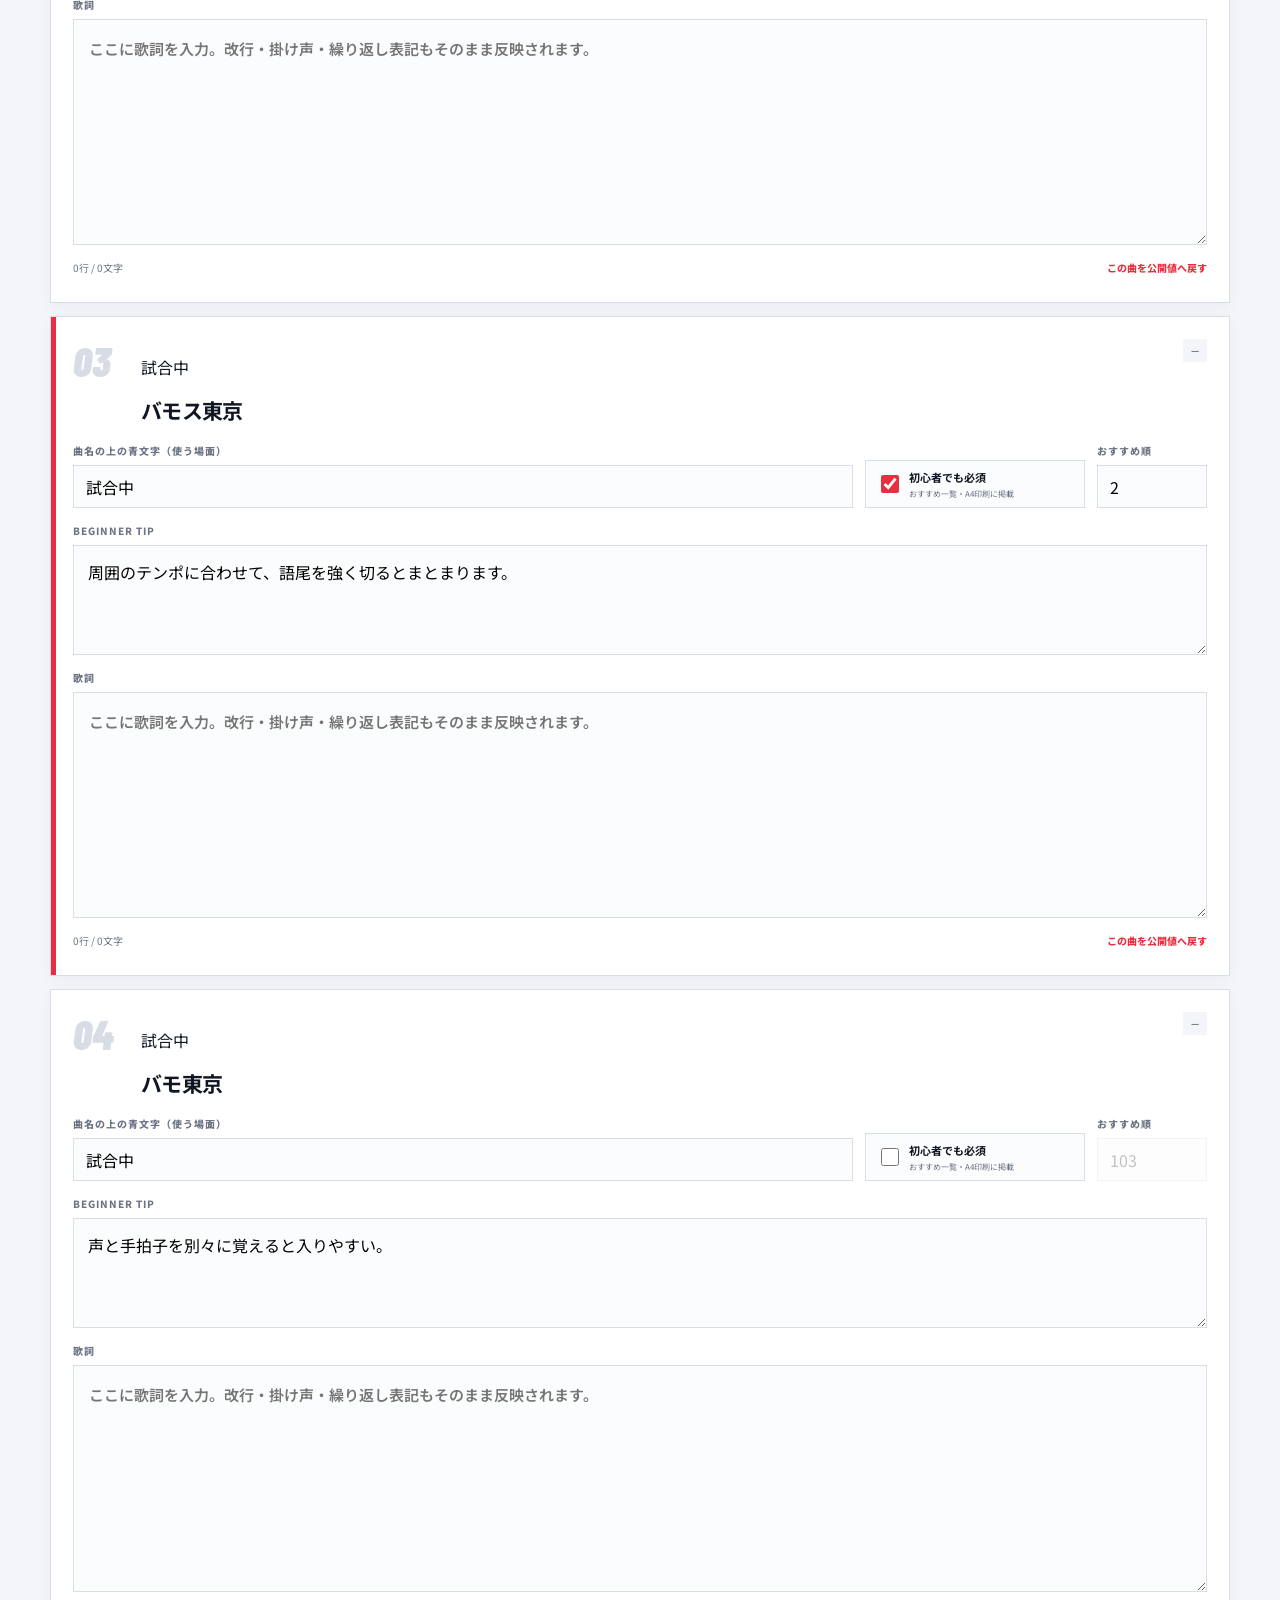
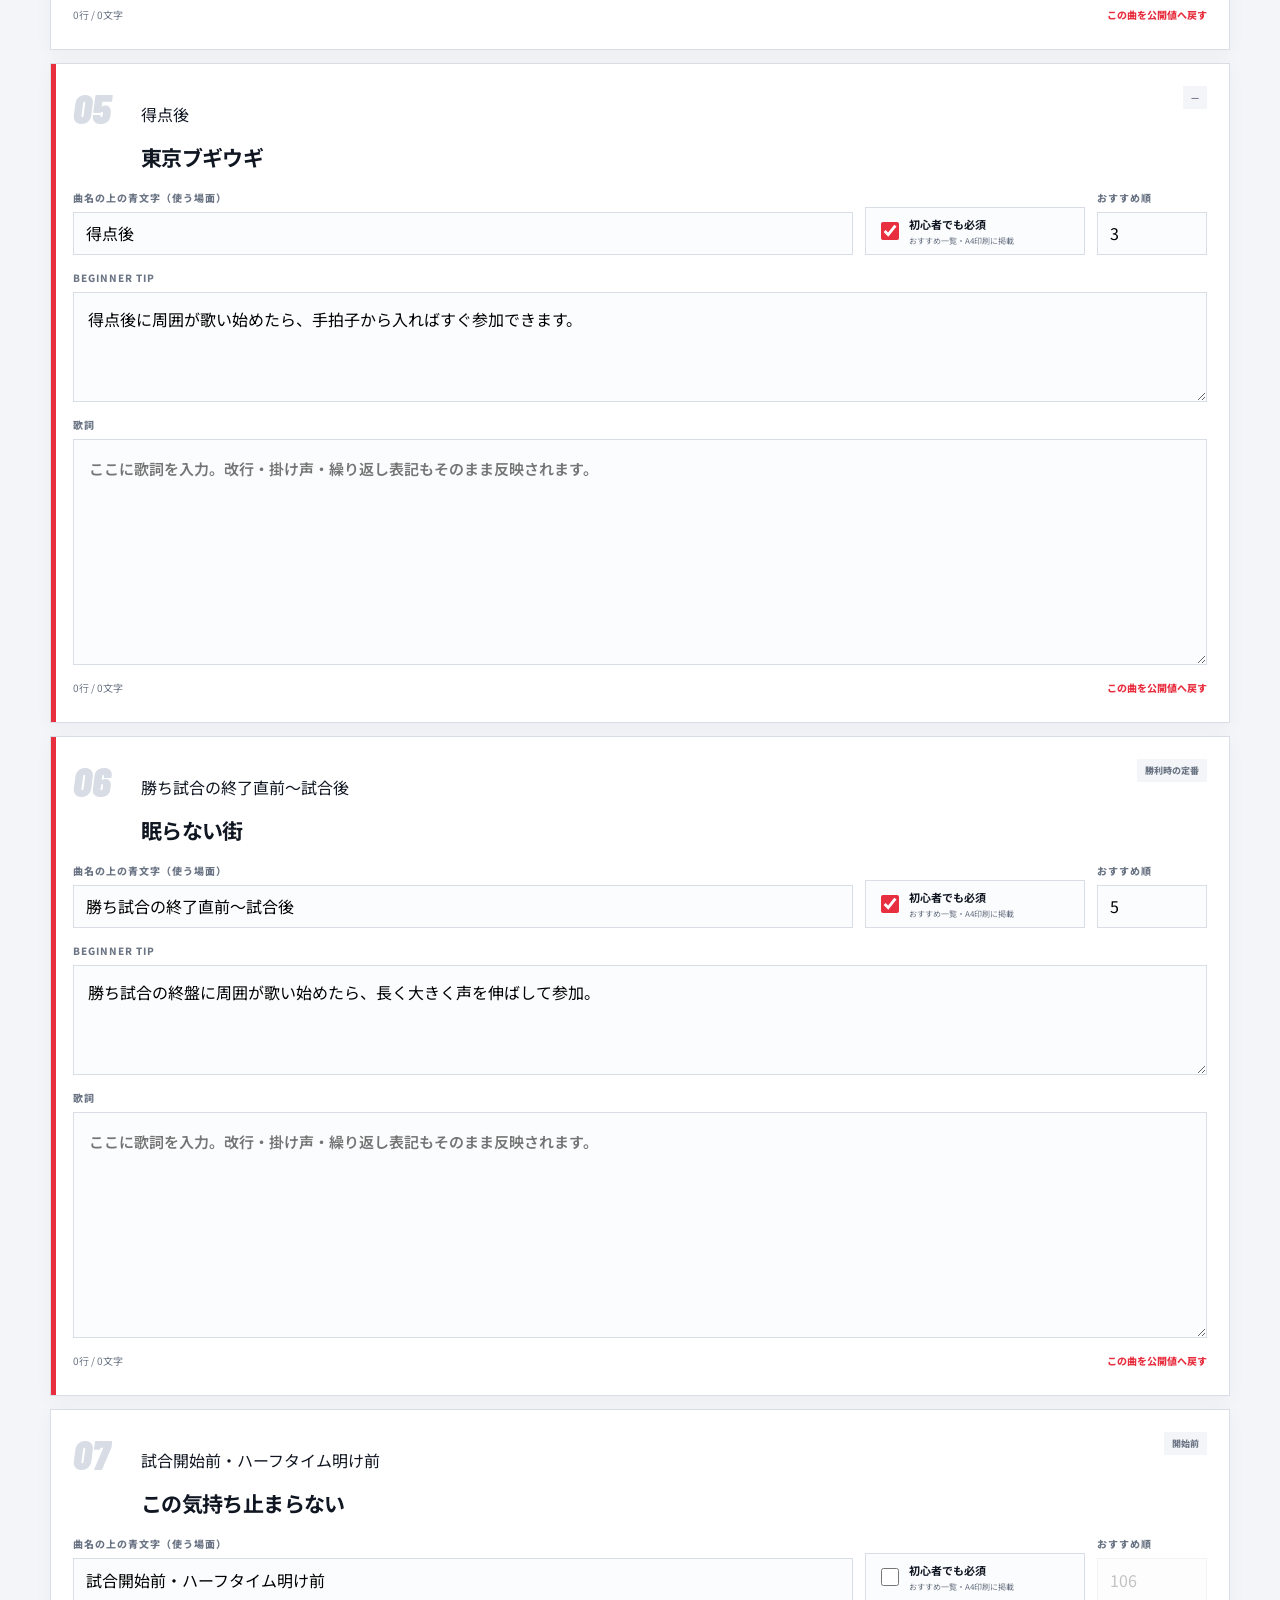
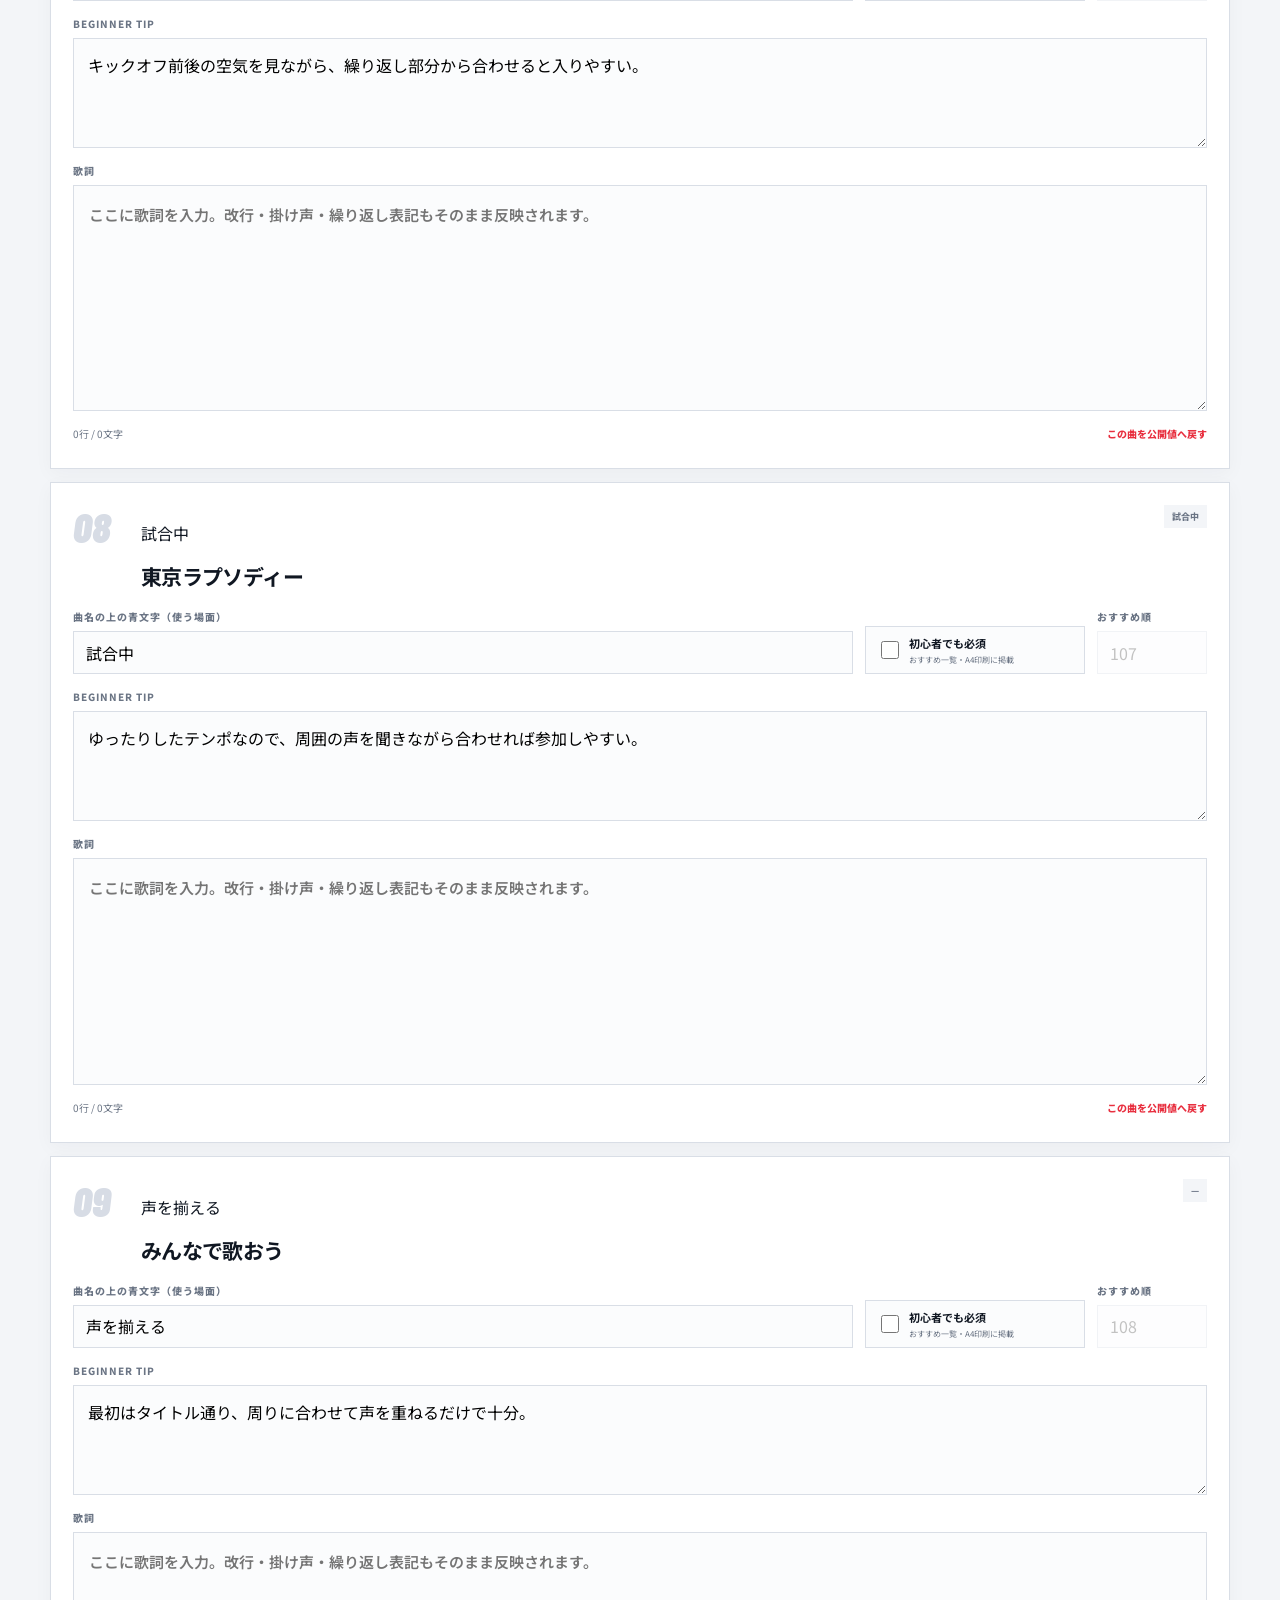
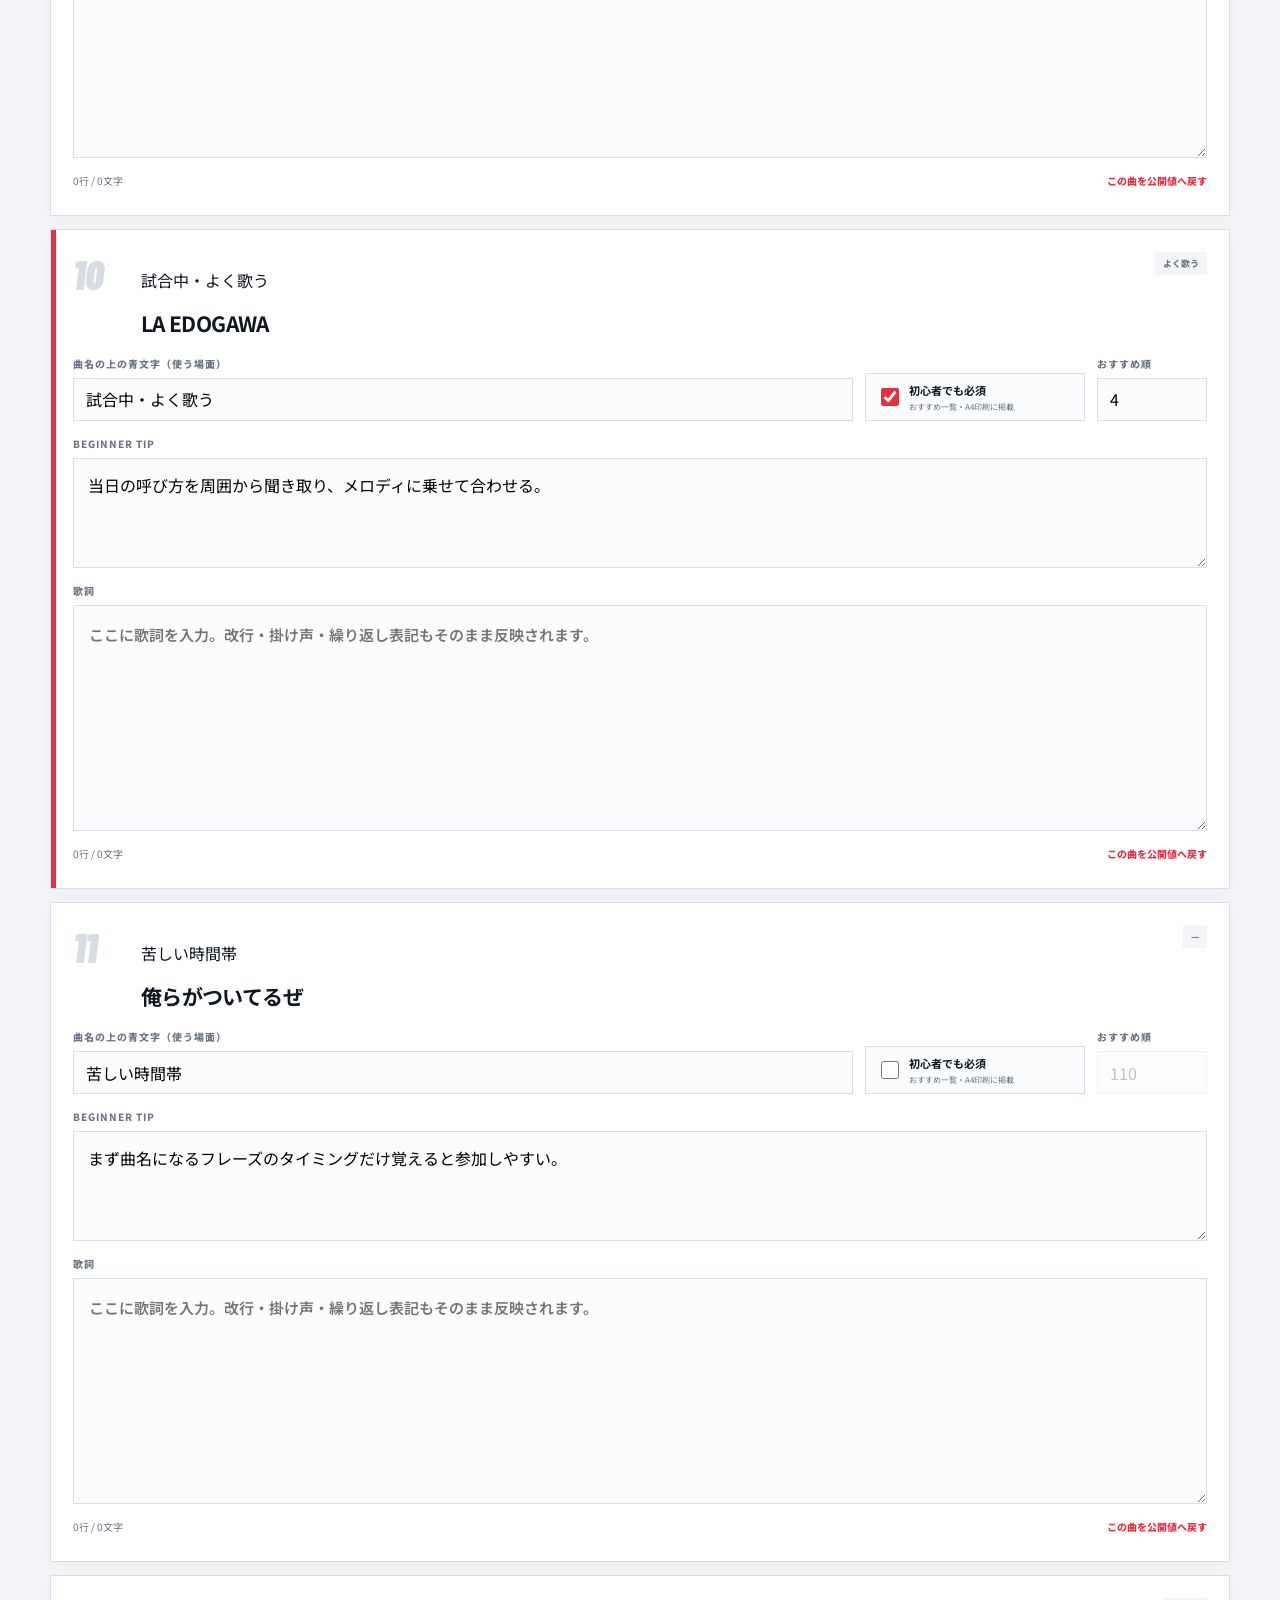
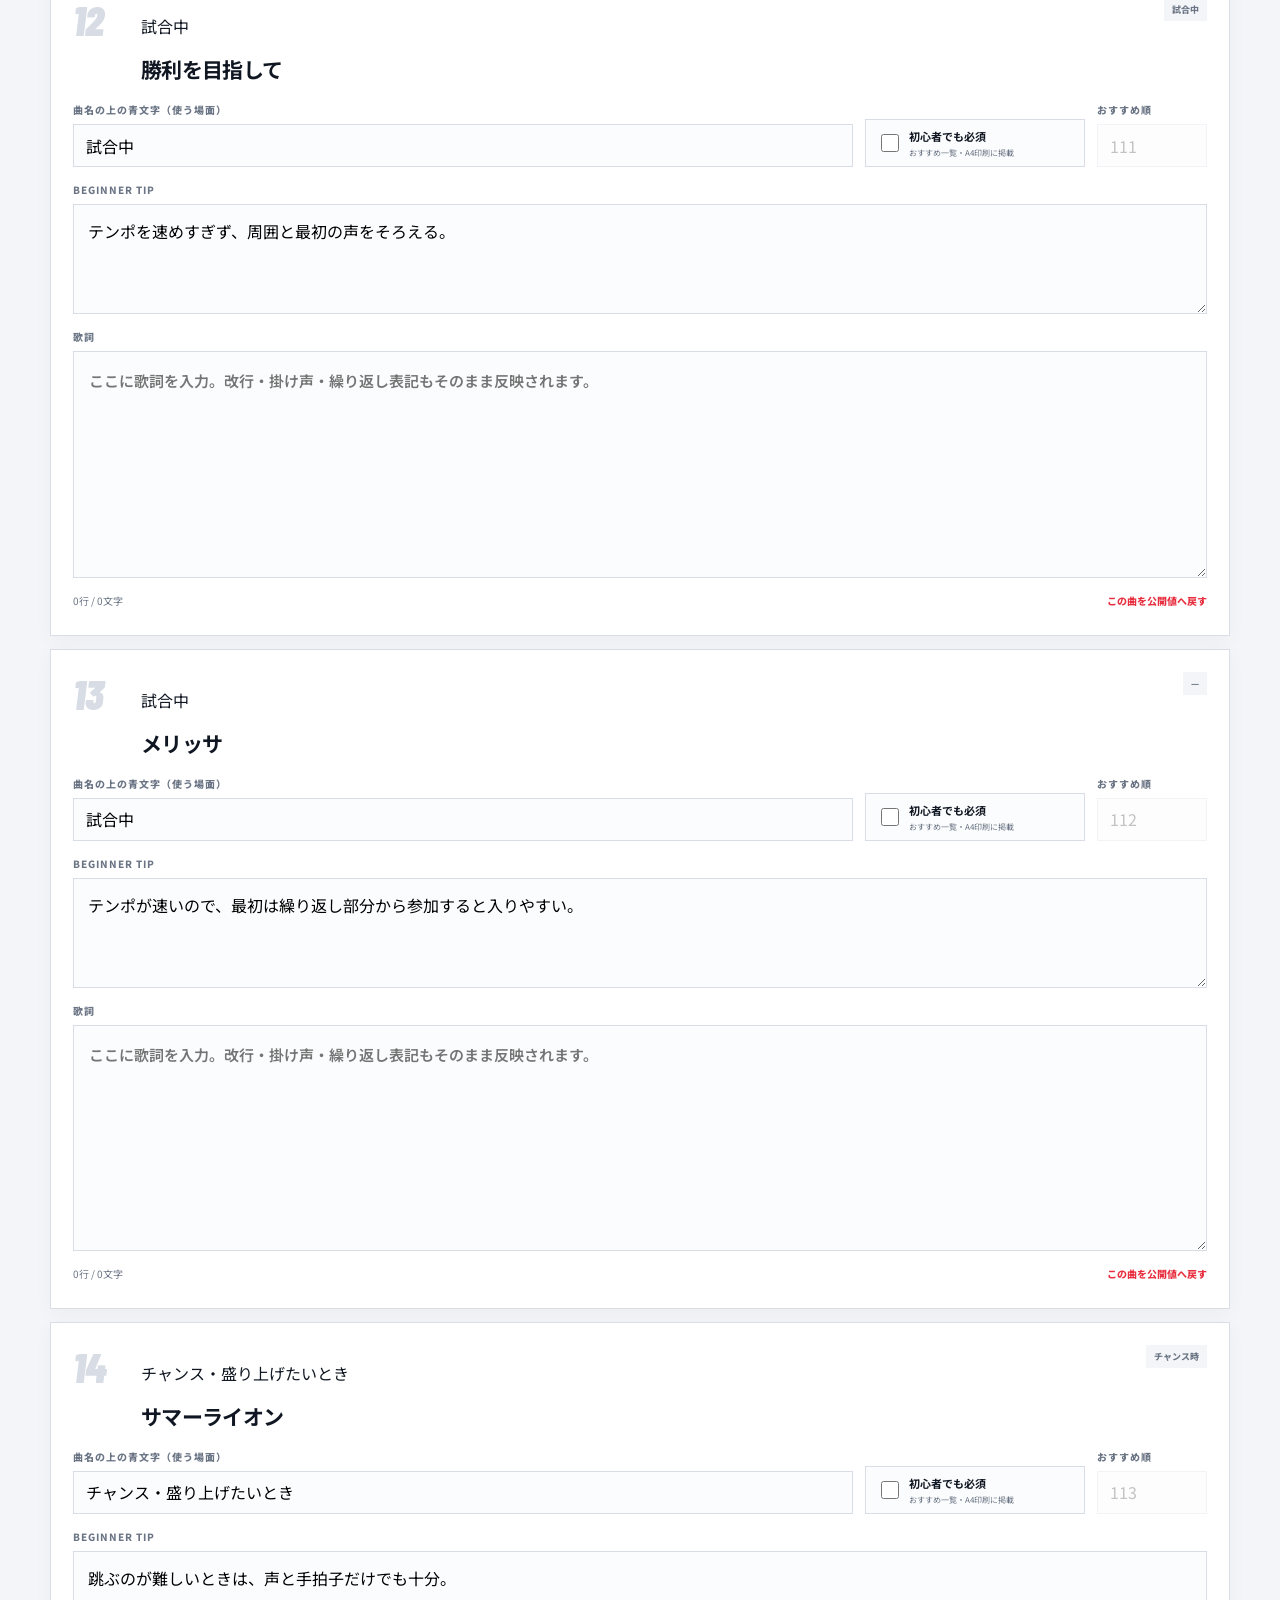
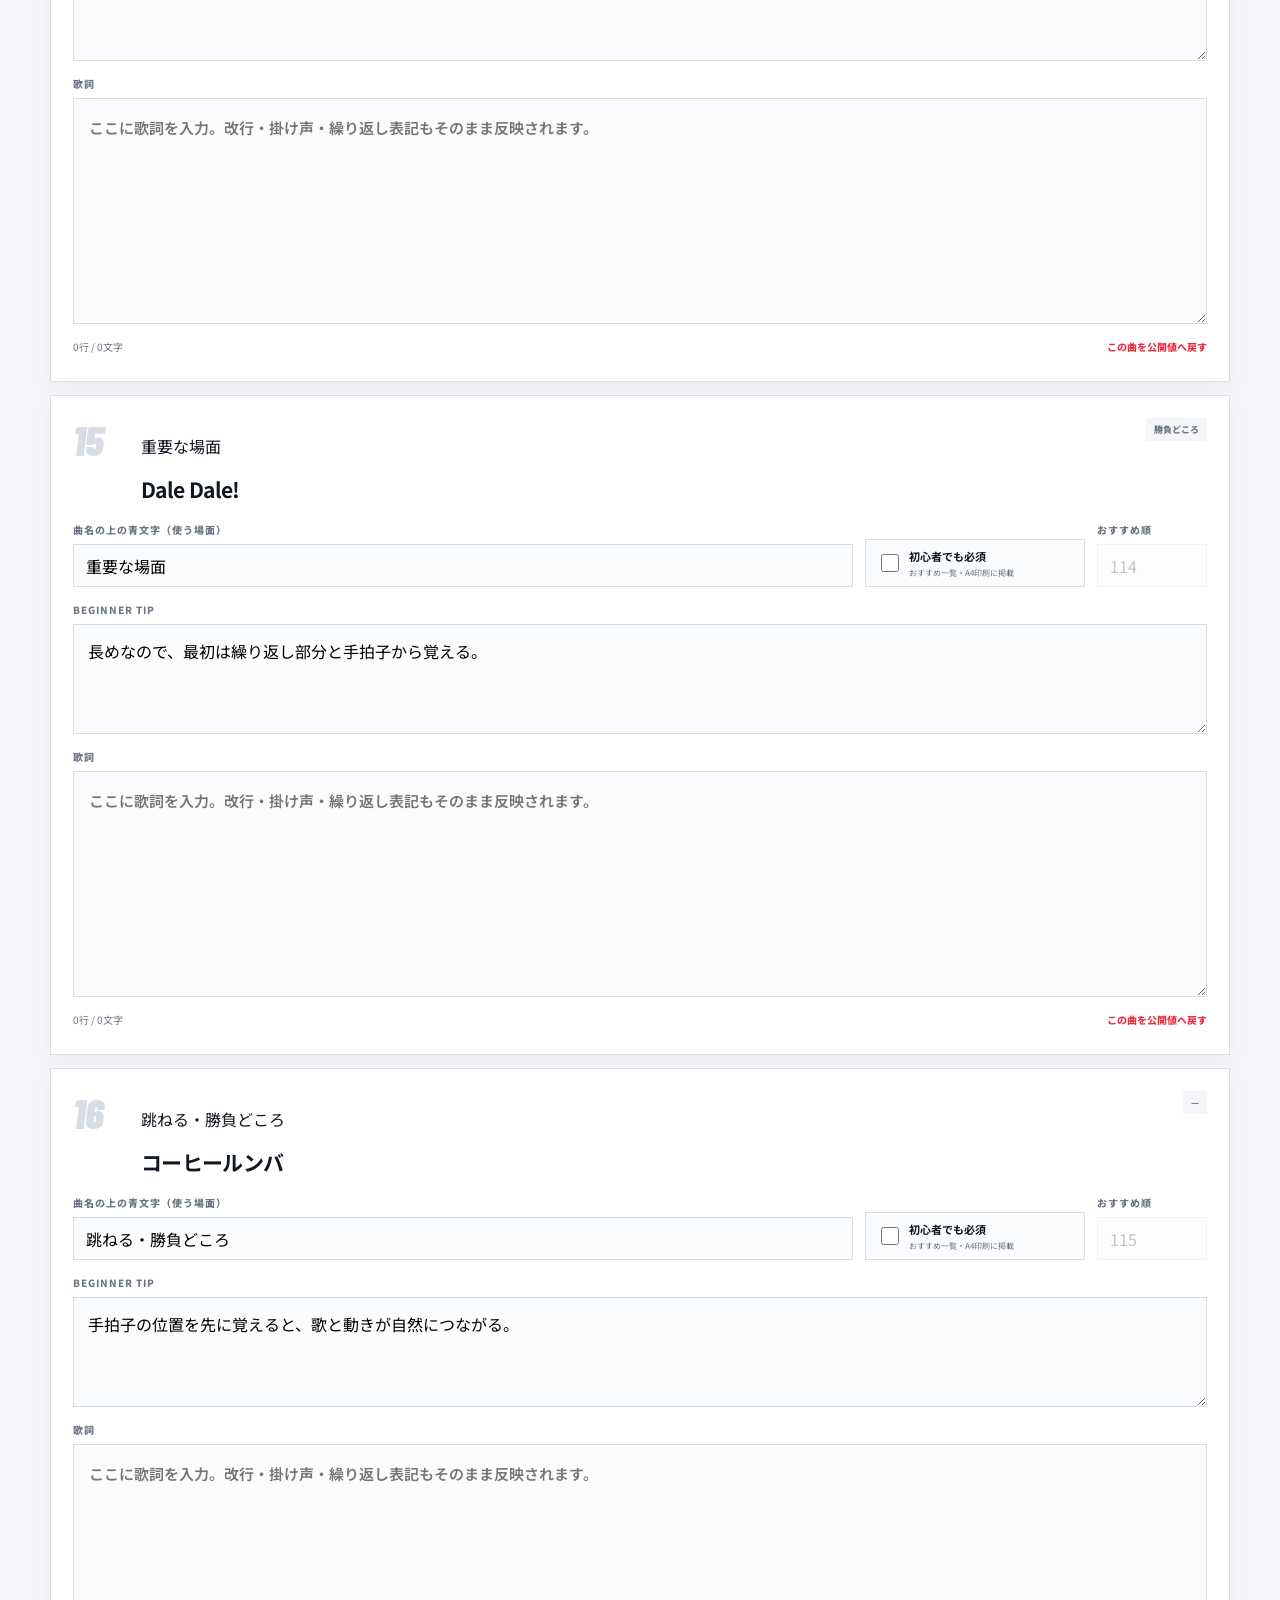
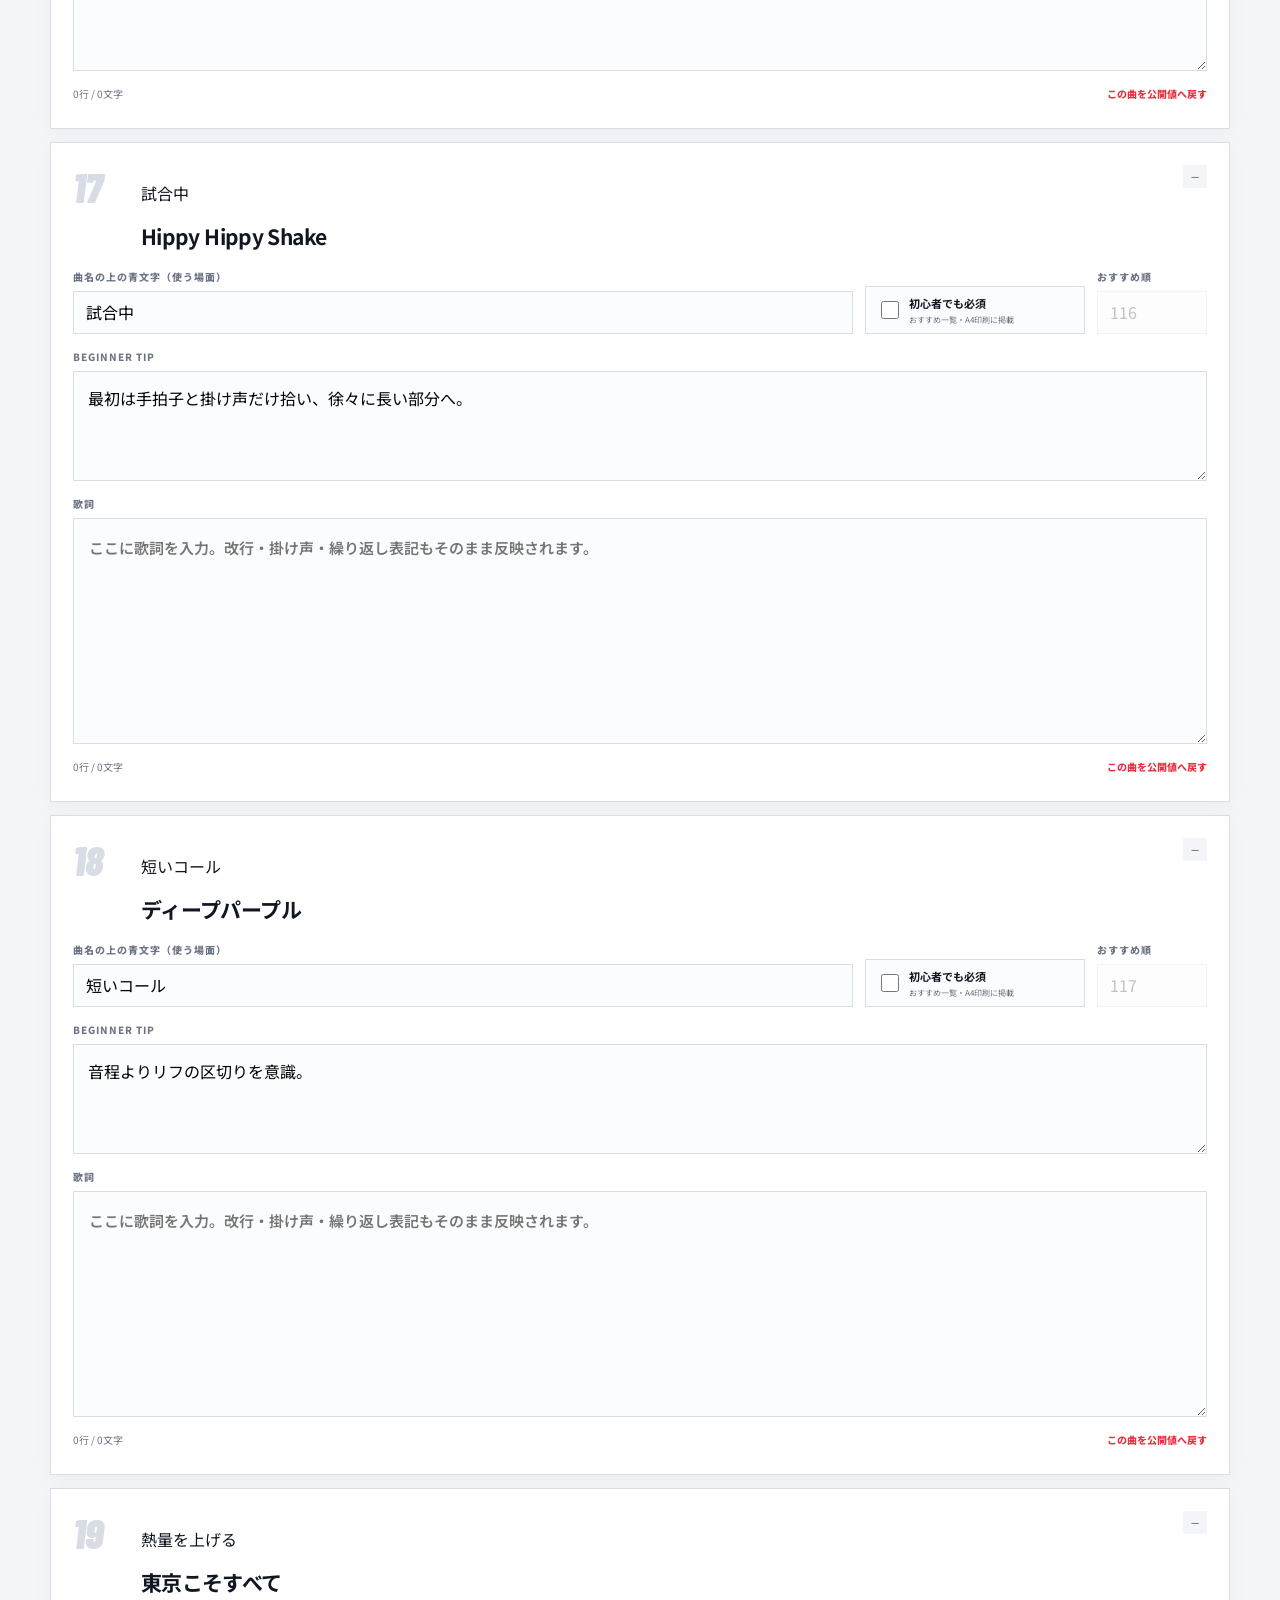
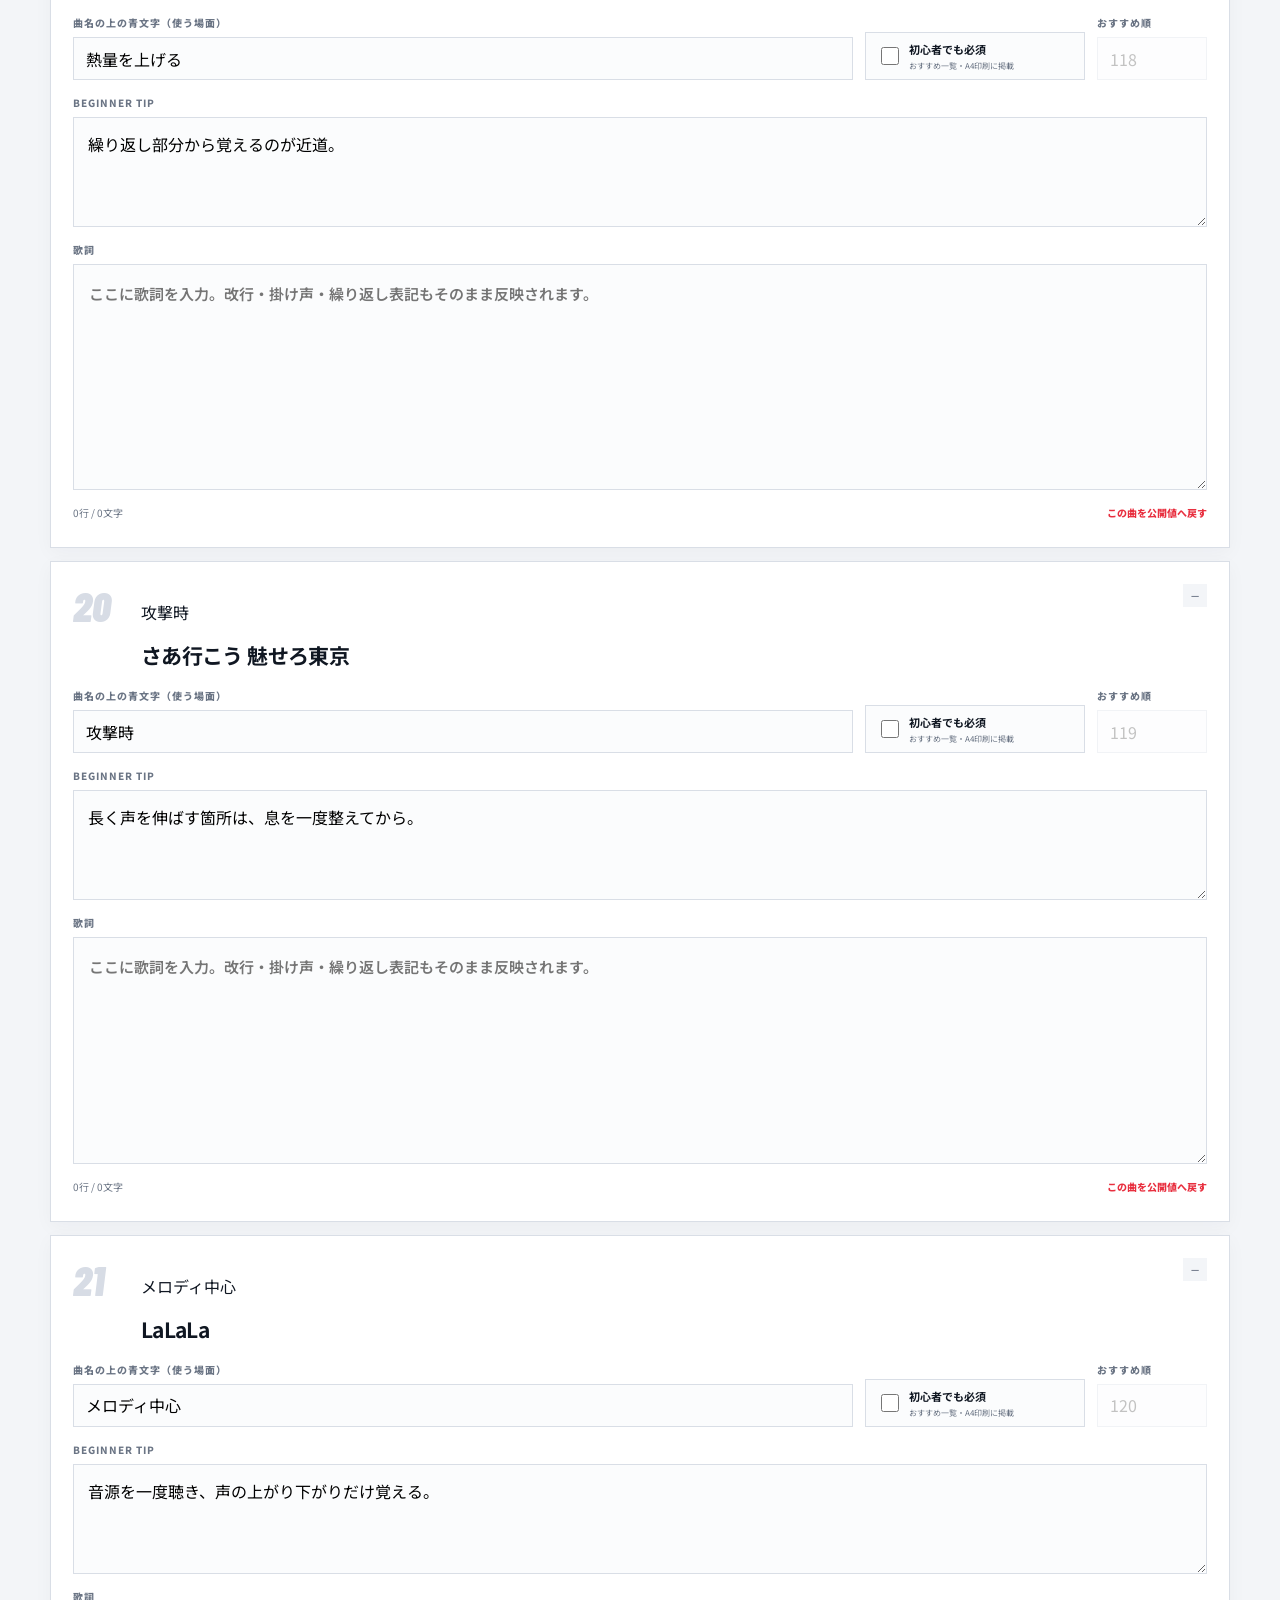
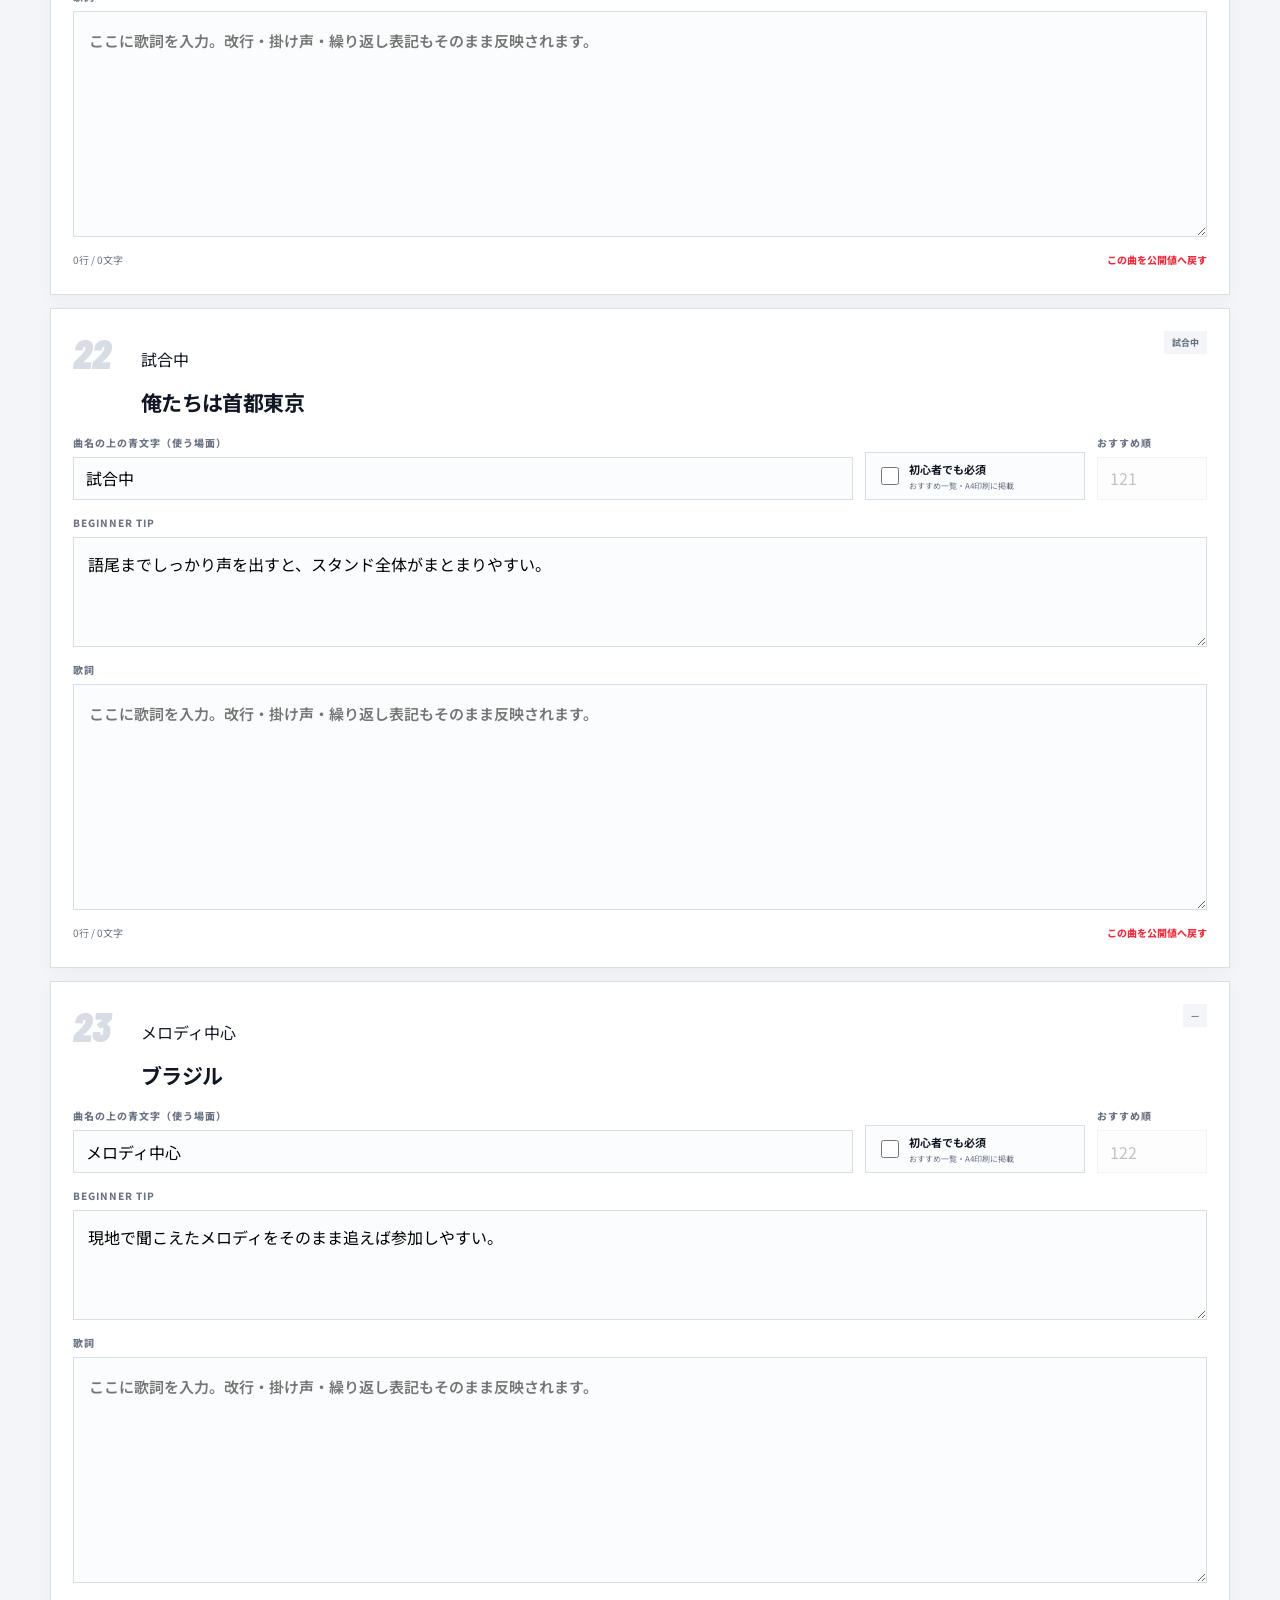
<file: docs/chants/editor.html>
<!doctype html>
<html lang="ja">
<head>
  <meta charset="utf-8">
  <meta name="viewport" content="width=device-width,initial-scale=1,viewport-fit=cover">
  <meta name="theme-color" content="#071a3b">
  <meta name="robots" content="noindex,nofollow">
  <title>チャント編集｜TOKYO CHANTS</title>
  <link rel="preconnect" href="https://fonts.googleapis.com">
  <link rel="preconnect" href="https://fonts.gstatic.com" crossorigin>
  <link href="https://fonts.googleapis.com/css2?family=Barlow+Condensed:ital,wght@0,700;0,800;0,900;1,800&family=Noto+Sans+JP:wght@400;500;600;700;800&display=swap" rel="stylesheet">
  <link rel="stylesheet" href="./editor.css?v=20260802-2">
  <script defer src="./chants-data.js?v=20260802-7"></script>
  <script defer src="./lyrics-data.js?v=20260802-7"></script>
  <script defer src="./chant-settings.js?v=20260802-7"></script>
  <script defer src="./editor.js?v=20260802-2"></script>
</head>
<body>
  <header class="editor-header">
    <div>
      <p>LOCAL EDITOR / NOT PUBLISHED AUTOMATICALLY</p>
      <h1>TOKYO CHANTS<br><span>コンテンツ編集</span></h1>
    </div>
    <div class="header-actions">
      <a href="./print.html?preview=1" target="_blank" rel="noreferrer">A4印刷画面 ↗</a>
      <a href="./index.html" target="_blank" rel="noreferrer">公開ページを見る ↗</a>
    </div>
  </header>

  <main>
    <section class="notice">
      <strong>青文字・BEGINNER TIP・初心者必須・歌詞を、この画面で調整できます。</strong>
      <p>編集内容はこのブラウザだけに下書き保存されます。公開には、書き出した <code>chant-settings.js</code> と <code>lyrics-data.js</code> をGitHubの <code>docs/chants/</code> に上書きしてください。</p>
    </section>

    <section class="toolbar" aria-label="編集操作">
      <label class="search-box"><span>検索</span><input id="editor-search" type="search" placeholder="曲名・場面で絞り込み"></label>
      <div class="toolbar-actions">
        <button id="preview-button" class="secondary" type="button">下書きをプレビュー</button>
        <button id="export-settings-button" class="primary" type="button">設定ファイルを書き出す</button>
        <button id="export-lyrics-button" class="primary lyrics-export" type="button">歌詞ファイルを書き出す</button>
        <button id="reset-button" class="danger" type="button">下書きを破棄</button>
      </div>
    </section>

    <section class="summary-bar">
      <p>歌詞 <strong id="filled-count">0</strong> / <span id="total-count">0</span> 曲入力済み</p>
      <p>初心者必須 <strong id="required-count">0</strong> 曲</p>
      <p id="save-state" role="status">準備中…</p>
    </section>

    <section id="editor-list" class="editor-list" aria-live="polite"></section>
  </main>

  <template id="editor-card-template">
    <article class="editor-card">
      <div class="card-head">
        <div class="card-number"></div>
        <div><p class="card-scene-preview"></p><h2 class="card-title"></h2></div>
        <span class="card-status"></span>
      </div>
      <div class="settings-grid">
        <label class="scene-field"><span class="field-label">曲名の上の青文字（使う場面）</span><input class="scene-input" type="text" maxlength="80" placeholder="例：試合中・よく歌う"></label>
        <label class="required-field"><input class="required-input" type="checkbox"><span><b>初心者でも必須</b><small>おすすめ一覧・A4印刷に掲載</small></span></label>
        <label class="order-field"><span class="field-label">おすすめ順</span><input class="order-input" type="number" min="1" max="99" step="1"></label>
      </div>
      <label><span class="field-label">BEGINNER TIP</span><textarea class="tip-input compact" rows="3" placeholder="初心者向けの覚え方・入り方"></textarea></label>
      <label><span class="field-label">歌詞</span><textarea class="lyrics-input" rows="7" spellcheck="false" placeholder="ここに歌詞を入力。改行・掛け声・繰り返し表記もそのまま反映されます。"></textarea></label>
      <div class="card-foot"><span class="line-count">0行</span><button class="reset-one" type="button">この曲を公開値へ戻す</button></div>
    </article>
  </template>
</body>
</html>
</file>
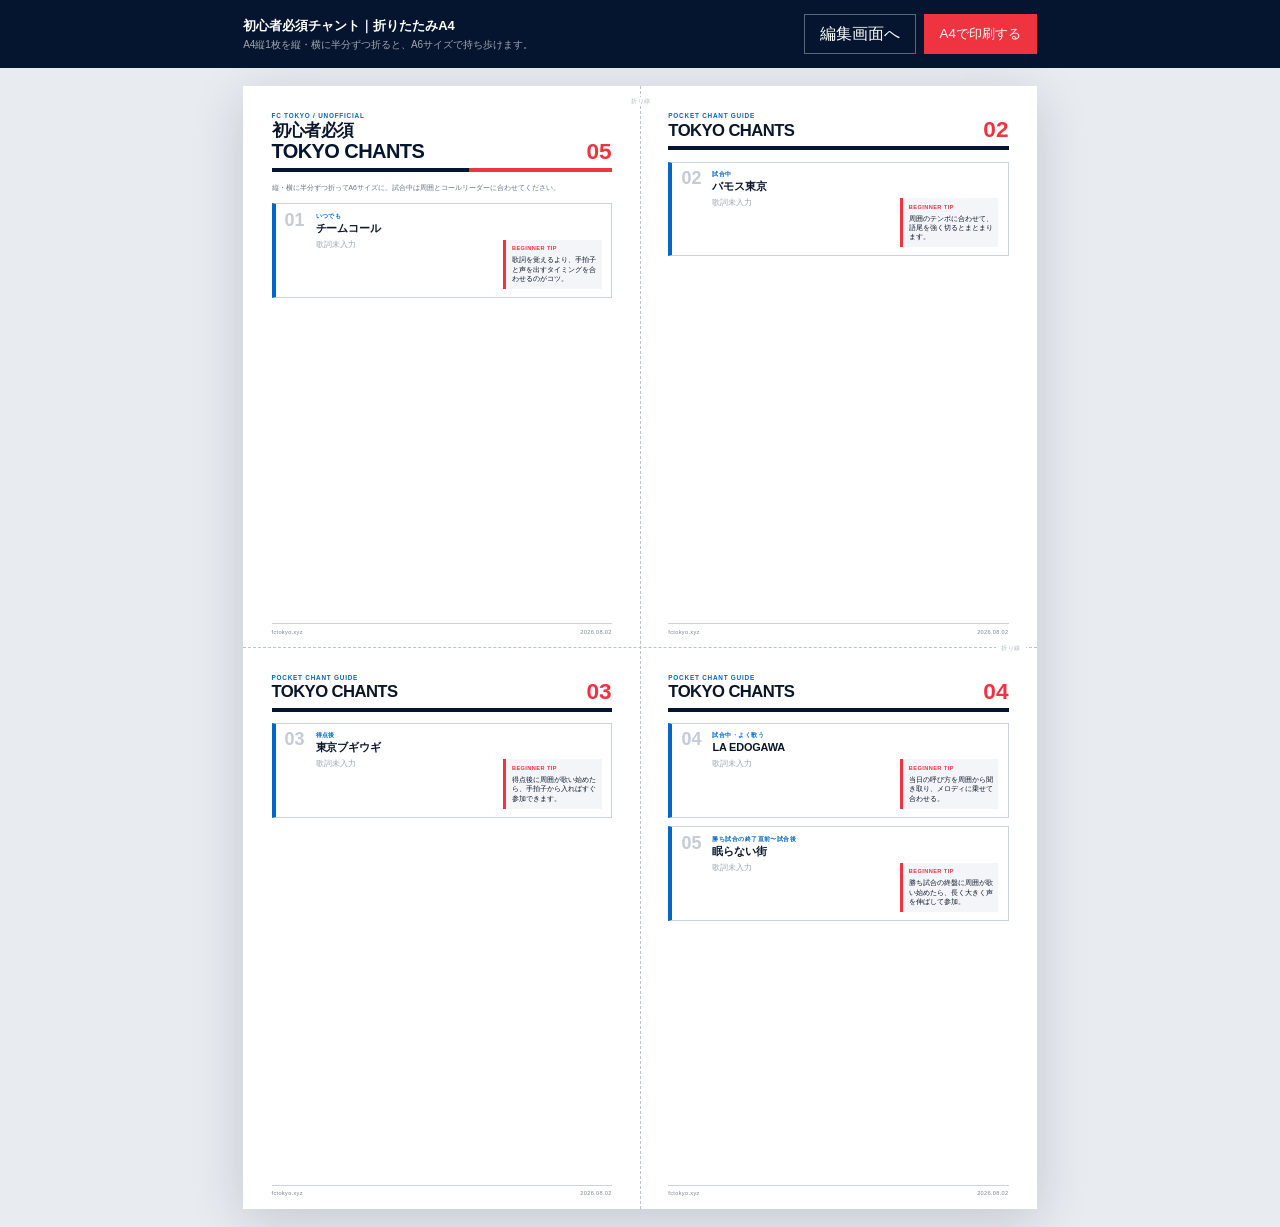
<file: docs/chants/print.html>
<!doctype html>
<html lang="ja">
<head>
  <meta charset="utf-8">
  <meta name="viewport" content="width=device-width,initial-scale=1">
  <meta name="robots" content="noindex,nofollow">
  <title>初心者必須チャント｜折りたたみA4</title>
  <link rel="stylesheet" href="./print.css?v=20260802-2">
  <script defer src="./chants-data.js?v=20260802-7"></script>
  <script defer src="./lyrics-data.js?v=20260802-7"></script>
  <script defer src="./chant-settings.js?v=20260802-7"></script>
  <script defer src="./print.js?v=20260802-2"></script>
</head>
<body>
  <div class="screen-toolbar">
    <div>
      <b>初心者必須チャント｜折りたたみA4</b>
      <span>A4縦1枚を縦・横に半分ずつ折ると、A6サイズで持ち歩けます。</span>
    </div>
    <div>
      <a href="./editor.html">編集画面へ</a>
      <button id="print-button" type="button">A4で印刷する</button>
    </div>
  </div>

  <main id="paper" class="paper" aria-label="折りたたみチャントガイド">
    <div class="fold-guide fold-guide-v" aria-hidden="true"><span>折り線</span></div>
    <div class="fold-guide fold-guide-h" aria-hidden="true"><span>折り線</span></div>
    <section id="panel-1" class="fold-panel fold-panel-1"></section>
    <section id="panel-2" class="fold-panel fold-panel-2"></section>
    <section id="panel-3" class="fold-panel fold-panel-3"></section>
    <section id="panel-4" class="fold-panel fold-panel-4"></section>
  </main>
</body>
</html>
</file>
<file: docs/assets/site.css>
:root{--navy:#071a52;--blue:#0758d9;--red:#e51f2b;--ink:#101722;--muted:#687386;--line:#dce1e8;--soft:#f4f6f9;--home:#eaf2ff;--away:#fdecec;--white:#fff;--max:1320px}*{box-sizing:border-box}html{scroll-behavior:smooth}body{margin:0;color:var(--ink);font-family:Inter,"Noto Sans JP",sans-serif;background:#fff}a{color:inherit;text-decoration:none}button,select,input{font:inherit}.shell{width:min(calc(100% - 48px),var(--max));margin-inline:auto}.global-header{position:sticky;top:0;z-index:30;height:78px;padding:0 max(24px,calc((100vw - var(--max))/2));display:flex;align-items:center;justify-content:space-between;background:rgba(255,255,255,.93);border-bottom:1px solid var(--line);backdrop-filter:blur(14px)}.site-brand{display:flex;align-items:center;gap:12px;font-size:11px;font-weight:800;letter-spacing:.14em;line-height:1.2}.brand-bars{display:flex;width:26px;height:26px;overflow:hidden}.brand-bars i{display:block;width:50%;height:100%}.brand-bars i:first-child{background:var(--blue)}.brand-bars i:last-child{background:var(--red)}.header-link,.header-nav{font-size:12px;font-weight:700;letter-spacing:.08em}.header-nav{display:flex;gap:28px}.kicker{margin:0 0 18px;color:var(--blue);font-size:11px;font-weight:800;letter-spacing:.18em}.portal-page{background:#071128;color:#fff}.portal-page .global-header{background:rgba(7,17,40,.88);border-color:rgba(255,255,255,.14)}.portal-hero{padding:120px 0 80px}.portal-hero h1{margin:0;font-size:clamp(58px,9vw,126px);line-height:.88;letter-spacing:-.075em}.portal-hero h1 span{color:#94a2bd}.portal-lead{margin:38px 0 0;color:#c1cad9;font-size:18px;line-height:1.9}.tool-grid{display:grid;grid-template-columns:1fr 1fr;gap:18px;padding-bottom:100px}.tool-card{position:relative;min-height:610px;overflow:hidden;border:1px solid rgba(255,255,255,.18);background:#0d1933;transition:.35s ease}.tool-card:hover{transform:translateY(-6px);border-color:rgba(255,255,255,.48)}.tool-number{position:absolute;z-index:3;top:24px;left:26px;font-size:11px;letter-spacing:.16em}.tool-graphic{position:absolute;inset:0}.ticket-graphic{display:grid;grid-template-columns:1fr 1fr}.ticket-graphic span:first-child{background:var(--blue)}.ticket-graphic span:nth-child(2){background:var(--red)}.ticket-graphic strong{position:absolute;right:28px;top:34px;color:#fff;font-size:82px;line-height:.82;letter-spacing:-.075em;text-align:right}.tool-card:after{content:"";position:absolute;inset:0;background:linear-gradient(180deg,rgba(0,0,0,0) 35%,rgba(7,17,40,.97) 78%)}.tool-copy{position:absolute;z-index:3;left:28px;right:28px;bottom:30px}.tool-copy p{font-size:10px;font-weight:700;letter-spacing:.15em;color:#b6ff39}.tool-copy h2{margin:10px 0 16px;font-size:44px;letter-spacing:-.055em}.tool-copy span{color:#cbd3df;font-size:13px}.calendar-card{background:#ede9df;color:#101722}.calendar-card:after{background:linear-gradient(180deg,rgba(237,233,223,0) 35%,rgba(237,233,223,.98) 78%)}.calendar-card .tool-copy p,.calendar-card .tool-copy span{color:#3e4a5c}.calendar-graphic{display:grid;place-items:center}.calendar-sheet{width:56%;aspect-ratio:4/5;background:#fff;box-shadow:0 30px 80px rgba(0,0,0,.18);padding:38px;display:flex;flex-direction:column;justify-content:space-between;transform:rotate(5deg)}.calendar-sheet:before{content:"";height:18px;background:linear-gradient(90deg,var(--blue) 0 50%,var(--red) 50%)}.calendar-sheet b{font-size:100px;letter-spacing:-.09em;line-height:.8}.calendar-sheet span{font-size:12px;font-weight:800;letter-spacing:.16em}.portal-note{padding:30px 0 70px;border-top:1px solid rgba(255,255,255,.14);color:#8f9bb0;font-size:12px;line-height:1.8}.portal-footer{padding:28px 0 44px;display:flex;justify-content:space-between;color:#76839c;font-size:11px;letter-spacing:.1em}.ticket-hero{padding:82px 0 56px;display:grid;grid-template-columns:1fr auto;gap:70px;align-items:end}.ticket-hero h1{margin:0;font-size:clamp(48px,7vw,92px);line-height:.94;letter-spacing:-.07em}.ticket-hero h1 span{color:#8590a2}.ticket-subtitle{margin:25px 0 0;color:var(--muted)}.update-panel{min-width:250px;border-left:3px solid var(--blue);padding:16px 0 16px 22px}.update-panel span,.update-panel small{display:block;font-size:9px;font-weight:800;letter-spacing:.16em;color:var(--muted)}.update-panel strong{display:block;margin:10px 0;font-size:18px}.controls-section{display:grid;grid-template-columns:auto minmax(190px,260px) 1fr;gap:22px;align-items:end;padding:24px 0;border-top:1px solid var(--line);border-bottom:1px solid var(--line)}.control-label{display:block;margin-bottom:9px;font-size:10px;font-weight:800;letter-spacing:.15em;color:var(--muted)}.segmented{display:flex;border:1px solid var(--line);padding:3px;background:var(--soft)}.segmented button{border:0;background:transparent;padding:10px 18px;cursor:pointer;color:#5d6879;font-weight:600}.segmented button.active{background:#fff;color:var(--ink);box-shadow:0 2px 9px rgba(16,23,34,.1)}select{width:100%;height:45px;padding:0 38px 0 13px;border:1px solid var(--line);background:#fff;color:var(--ink)}.toggle-row{justify-self:end;display:flex;align-items:center;gap:10px;min-height:45px;cursor:pointer;font-size:13px;font-weight:600}.toggle-row input{position:absolute;opacity:0}.toggle-ui{position:relative;width:42px;height:24px;border-radius:99px;background:#c9d0da;transition:.2s}.toggle-ui:after{content:"";position:absolute;top:3px;left:3px;width:18px;height:18px;border-radius:50%;background:#fff;transition:.2s}.toggle-row input:checked+.toggle-ui{background:var(--blue)}.toggle-row input:checked+.toggle-ui:after{transform:translateX(18px)}.summary-bar{display:flex;align-items:center;gap:18px;padding:22px 0;font-size:12px;color:var(--muted)}.summary-bar div{display:flex;align-items:center;gap:7px}.summary-bar strong{margin-left:auto;color:var(--ink);font-size:11px;letter-spacing:.14em}.legend-dot{width:12px;height:12px;border-radius:3px}.legend-dot.home{background:var(--blue)}.legend-dot.away{background:var(--red)}.match-section{padding-bottom:80px}.table-wrap{overflow-x:auto;border:1px solid var(--line)}.matches-table{width:100%;min-width:1160px;border-collapse:collapse;font-size:12px}.matches-table th{position:static;z-index:1;padding:13px 12px;background:var(--navy);color:#fff;text-align:left;white-space:nowrap;font-size:10px;letter-spacing:.06em}.matches-table td{padding:13px 12px;border-bottom:1px solid rgba(16,23,34,.09);vertical-align:middle}.matches-table tr.home{background:var(--home)}.matches-table tr.away{background:var(--away)}.matches-table tr:hover{filter:brightness(.985)}.side-badge{display:inline-flex;align-items:center;justify-content:center;width:25px;height:25px;color:#fff;font-weight:800;border-radius:4px}.side-badge.home{background:var(--blue)}.side-badge.away{background:var(--red)}.sale-away{font-weight:800}.table-link{display:inline-flex;padding:6px 10px;border:1px solid rgba(16,23,34,.2);background:rgba(255,255,255,.5);font-weight:700}.calendar-link{background:var(--blue);color:#fff;border-color:var(--blue)}.muted-dash{color:#98a1ae}.mobile-card-list{display:none}.data-note{margin:15px 0 0;color:var(--muted);font-size:11px;line-height:1.7}.empty-state{padding:70px 20px;text-align:center;border:1px dashed var(--line);color:var(--muted)}.news-section{padding:82px 0;border-top:1px solid var(--line)}.section-title-row{display:flex;align-items:end;justify-content:space-between;gap:30px;margin-bottom:28px}.section-title-row h2{margin:0;font-size:clamp(34px,4vw,55px);letter-spacing:-.055em}.outline-button{padding:12px 18px;border:1px solid var(--ink);font-size:12px;font-weight:700}.news-toggle{width:100%;display:flex;justify-content:space-between;padding:16px 0;border:0;border-top:1px solid var(--line);border-bottom:1px solid var(--line);background:none;text-align:left;cursor:pointer;font-weight:700}.news-list{border-bottom:1px solid var(--line)}.news-row{display:grid;grid-template-columns:110px 1fr auto;gap:18px;align-items:center;padding:14px 0;border-bottom:1px solid var(--line);font-size:13px}.news-row time{color:var(--muted);font-size:11px}.news-row a{font-weight:600}.news-row a:hover{text-decoration:underline}.news-row span{color:var(--blue)}.disclaimer{padding:22px 0 60px;color:var(--muted);font-size:11px;line-height:1.8;border-top:1px solid var(--line)}.ticket-footer{padding:28px 0 44px;display:flex;justify-content:space-between;color:var(--muted);font-size:10px;letter-spacing:.09em;border-top:1px solid var(--line)}@media(max-width:900px){.tool-grid{grid-template-columns:1fr}.ticket-hero{grid-template-columns:1fr}.update-panel{min-width:0}.controls-section{grid-template-columns:1fr 1fr}.toggle-row{justify-self:start}.table-wrap{display:none}.mobile-card-list{display:grid;gap:10px}.match-card{border:1px solid var(--line);border-left-width:5px;padding:15px;background:#fff}.match-card.home{background:var(--home);border-left-color:var(--blue)}.match-card.away{background:var(--away);border-left-color:var(--red)}.match-card-top{display:grid;grid-template-columns:auto 1fr auto;gap:10px;align-items:center}.match-card-date{font-size:12px;font-weight:700}.match-card-opponent{font-size:15px;font-weight:800;overflow:hidden;text-overflow:ellipsis;white-space:nowrap}.match-card-details{display:grid;grid-template-columns:1fr 1fr;gap:8px;margin-top:14px;padding-top:12px;border-top:1px solid rgba(16,23,34,.12)}.match-card-detail small{display:block;margin-bottom:4px;color:var(--muted);font-size:9px;letter-spacing:.08em}.match-card-detail strong{font-size:12px}.match-card-actions{display:flex;gap:8px;margin-top:12px}.match-card-actions a{flex:1;text-align:center;padding:10px;border:1px solid rgba(16,23,34,.2);background:rgba(255,255,255,.6);font-size:11px;font-weight:700}.match-card-actions .calendar-link{background:var(--blue);color:#fff}.news-row{grid-template-columns:85px 1fr}.news-row span{display:none}}@media(max-width:620px){.shell{width:min(calc(100% - 28px),var(--max))}.global-header{height:68px;padding:0 14px}.header-nav{gap:16px}.portal-hero{padding:90px 0 55px}.portal-hero h1{font-size:58px}.portal-lead br{display:none}.tool-card{min-height:500px}.ticket-graphic strong{font-size:61px}.tool-copy h2{font-size:36px}.calendar-sheet{width:68%;padding:25px}.calendar-sheet b{font-size:78px}.portal-footer,.ticket-footer{flex-direction:column;gap:12px}.ticket-hero{padding:58px 0 38px}.ticket-hero h1{font-size:48px}.controls-section{grid-template-columns:1fr}.competition-control{width:100%}.segmented button{flex:1;padding:10px 8px}.section-title-row{display:block}.outline-button{display:inline-block;margin-top:18px}.match-card-details{grid-template-columns:1fr}.match-card-actions{flex-direction:column}.news-row{grid-template-columns:1fr;gap:4px}.news-row time{font-size:10px}}
.calendar-page{background:#fff}.calendar-hero{padding:82px 0 52px;display:grid;grid-template-columns:1fr auto;gap:70px;align-items:end}.calendar-hero h1{margin:0;font-size:clamp(48px,7vw,92px);line-height:.94;letter-spacing:-.07em}.calendar-hero h1 span{color:#8590a2}.calendar-hero>div>p:last-child{max-width:750px;margin:25px 0 0;color:var(--muted);line-height:1.85}.calendar-update-panel{align-self:end}.calendar-subscriptions{display:grid;grid-template-columns:1fr 1fr;gap:18px;padding:18px 0 34px}.subscription-card{position:relative;overflow:hidden;border:1px solid var(--line);padding:27px;background:#fff;min-height:300px}.subscription-card:before{content:"";position:absolute;right:-70px;top:-70px;width:190px;height:190px;border-radius:50%;border:28px solid rgba(7,88,217,.07)}.u21-team-card:before{border-color:rgba(229,31,43,.08)}.subscription-head{display:flex;justify-content:space-between;align-items:start}.subscription-head span{display:inline-flex;padding:5px 9px;background:var(--home);color:var(--blue);font-size:10px;font-weight:800;letter-spacing:.1em}.u21-team-card .subscription-head span{background:var(--away);color:var(--red)}.subscription-head b{font-size:11px;color:#98a1ae;letter-spacing:.14em}.subscription-card h2{margin:35px 0 12px;font-size:32px;letter-spacing:-.045em}.subscription-card p{max-width:520px;color:var(--muted);line-height:1.75;font-size:13px}.subscription-actions{display:grid;grid-template-columns:1fr 1fr;gap:9px;margin-top:25px}.primary-action,.secondary-action{display:flex;align-items:center;justify-content:center;min-height:46px;border:0;padding:10px 14px;font-size:12px;font-weight:800;cursor:pointer}.primary-action{background:var(--blue);color:#fff}.u21-team-card .primary-action{background:var(--red)}.primary-action.is-disabled{background:#cbd1d9;color:#fff;pointer-events:none}.secondary-action{border:1px solid var(--line);background:#fff;color:var(--ink)}.secondary-action:disabled{color:#a6aeb9;background:#f5f6f8;cursor:not-allowed}.calendar-explanation{display:grid;grid-template-columns:1.4fr .6fr;gap:18px;padding-bottom:72px}.calendar-info-strip{display:flex;flex-direction:column;justify-content:center;border-left:5px solid var(--red);background:#fff4f5;padding:20px 22px;line-height:1.7}.calendar-info-strip strong{margin-bottom:5px}.calendar-info-strip span{color:#65424a;font-size:13px}.ticket-cross-link{display:flex;flex-direction:column;justify-content:center;padding:20px 22px;background:var(--navy);color:#fff}.ticket-cross-link span{font-size:11px;color:#bac5d8}.ticket-cross-link strong{margin-top:10px;font-size:15px}.calendar-schedule{padding:75px 0 95px;border-top:1px solid var(--line)}.calendar-title-row .toggle-row{justify-self:auto}.calendar-tabs{display:flex;border-bottom:1px solid var(--line);margin-bottom:24px}.calendar-tabs button{border:0;background:none;padding:15px 22px;border-bottom:3px solid transparent;color:var(--muted);font-weight:700;cursor:pointer}.calendar-tabs button.active{color:var(--ink);border-bottom-color:var(--blue)}.calendar-tabs button span{display:inline-flex;min-width:24px;justify-content:center;margin-left:7px;padding:2px 6px;border-radius:99px;background:var(--soft);font-size:10px}.calendar-match-list{display:grid;grid-template-columns:1fr 1fr;gap:13px}.calendar-match-card{border:1px solid var(--line);padding:19px;background:#fff;box-shadow:0 4px 15px rgba(23,32,51,.04)}.calendar-match-top{display:flex;align-items:center;gap:7px;flex-wrap:wrap}.calendar-match-top time{margin-right:auto;color:var(--navy);font-size:15px;font-weight:800}.calendar-badge{display:inline-flex;padding:4px 8px;border-radius:99px;font-size:10px;font-weight:800}.calendar-badge.confirmed{background:#e8f6ee;color:#187242}.calendar-badge.tentative{background:#fff4d7;color:#8b5b00}.calendar-badge.progress{background:#f1eaff;color:#6038a5}.calendar-badge.home{background:var(--home);color:var(--blue)}.calendar-badge.away{background:var(--away);color:var(--red)}.calendar-match-card h3{margin:17px 0 10px;font-size:18px;letter-spacing:-.025em}.calendar-meta,.calendar-candidate{color:var(--muted);font-size:12px;line-height:1.65}.calendar-candidate{margin-top:6px}.calendar-note{margin-top:10px;padding-top:10px;border-top:1px dashed var(--line);color:var(--muted);font-size:11px;line-height:1.6}.calendar-card-links{display:flex;gap:8px;margin-top:17px}.calendar-card-links a{padding:8px 11px;border:1px solid var(--line);font-size:11px;font-weight:700}.calendar-card-links a:last-child{background:var(--navy);border-color:var(--navy);color:#fff}.calendar-disclaimer{padding-top:25px}.copy-toast{position:fixed;right:22px;bottom:22px;z-index:50;transform:translateY(30px);opacity:0;padding:13px 18px;background:var(--ink);color:#fff;font-size:12px;transition:.25s}.copy-toast.show{transform:none;opacity:1}@media(max-width:900px){.calendar-hero{grid-template-columns:1fr}.calendar-subscriptions{grid-template-columns:1fr}.calendar-explanation{grid-template-columns:1fr}.calendar-match-list{grid-template-columns:1fr}}@media(max-width:620px){.calendar-hero{padding:58px 0 38px}.calendar-hero h1{font-size:48px}.calendar-subscriptions{padding-top:0}.subscription-actions{grid-template-columns:1fr}.calendar-title-row .toggle-row{margin-top:18px}.calendar-tabs button{flex:1;padding:14px 8px;font-size:12px}.calendar-card-links{flex-direction:column}.calendar-card-links a{text-align:center}}

/* Matchday archive */
.portal-page .tool-grid{grid-template-columns:repeat(3,minmax(0,1fr))}.portal-page .tool-card{min-height:560px}.portal-page .tool-copy h2{font-size:38px}.matchdays-card{background:#101722}.matchdays-graphic{overflow:hidden;background:linear-gradient(135deg,#0b245f 0 50%,#8e1621 50%)}.matchdays-graphic:before{content:"";position:absolute;inset:0;background:linear-gradient(125deg,transparent 10%,rgba(255,255,255,.08) 10% 11%,transparent 11% 44%,rgba(255,255,255,.08) 44% 45%,transparent 45%)}.photo-frame{position:absolute;width:52%;aspect-ratio:4/3;border:9px solid #fff;background:linear-gradient(145deg,#1b5fe2,#071a52 48%,#e51f2b);box-shadow:0 22px 60px rgba(0,0,0,.34)}.photo-frame-a{left:8%;top:18%;transform:rotate(-8deg)}.photo-frame-b{right:6%;top:28%;transform:rotate(8deg);background:linear-gradient(145deg,#e51f2b,#071a52 58%,#0758d9)}.matchdays-graphic strong{position:absolute;right:24px;top:34px;z-index:2;color:#fff;font-size:57px;line-height:.84;letter-spacing:-.07em;text-align:right;text-shadow:0 8px 25px rgba(0,0,0,.3)}
.matchdays-page{background:#f6f7f9}.matchdays-hero{padding:82px 0 52px;display:grid;grid-template-columns:1fr auto;gap:70px;align-items:end}.matchdays-hero h1{margin:0;font-size:clamp(48px,7vw,92px);line-height:.94;letter-spacing:-.07em}.matchdays-hero h1 span{color:#8590a2}.matchdays-intro{max-width:730px;margin:25px 0 0;color:var(--muted);line-height:1.85}.matchday-stats{min-width:250px;border-left:3px solid var(--red);padding:10px 0 10px 22px;display:grid;grid-template-columns:1fr 1fr;gap:18px}.matchday-stat small{display:block;color:var(--muted);font-size:9px;font-weight:800;letter-spacing:.15em}.matchday-stat strong{display:block;margin-top:8px;font-size:29px}.season-bar{padding:20px 0 26px;border-top:1px solid var(--line);border-bottom:1px solid var(--line);display:flex;align-items:center;gap:10px;overflow-x:auto}.season-bar span{margin-right:12px;color:var(--muted);font-size:10px;font-weight:800;letter-spacing:.15em;white-space:nowrap}.season-button{border:1px solid var(--line);background:#fff;padding:10px 17px;cursor:pointer;font-weight:700;white-space:nowrap}.season-button.active{background:var(--navy);border-color:var(--navy);color:#fff}.matchdays-section{padding:42px 0 95px}.matchday-grid{display:grid;grid-template-columns:repeat(3,minmax(0,1fr));gap:15px}.matchday-card{position:relative;min-width:0;background:#fff;border:1px solid var(--line);cursor:pointer;transition:.28s;overflow:hidden}.matchday-card:hover{transform:translateY(-4px);box-shadow:0 18px 42px rgba(14,26,52,.12)}.matchday-cover{position:relative;aspect-ratio:4/3;overflow:hidden;background:#dfe4eb}.matchday-cover img{width:100%;height:100%;object-fit:cover;display:block;transition:transform .6s ease}.matchday-card:hover .matchday-cover img{transform:scale(1.025)}.matchday-cover:after{content:"";position:absolute;inset:0;background:linear-gradient(180deg,transparent 55%,rgba(0,0,0,.58))}.matchday-side{position:absolute;z-index:2;left:14px;top:14px;padding:5px 8px;color:#fff;font-size:10px;font-weight:800;letter-spacing:.1em}.matchday-side.home{background:var(--blue)}.matchday-side.away{background:var(--red)}.matchday-count{position:absolute;z-index:2;right:14px;bottom:13px;color:#fff;font-size:11px;font-weight:700}.matchday-copy{padding:18px}.matchday-copy time{color:var(--muted);font-size:11px;font-weight:700}.matchday-copy h2{margin:9px 0 0;font-size:23px;letter-spacing:-.04em;overflow-wrap:anywhere}.matchday-empty{grid-column:1/-1;padding:75px 25px;border:1px dashed #b7bec9;background:#fff;text-align:center}.matchday-empty strong{display:block;font-size:24px}.matchday-empty p{margin:13px 0 0;color:var(--muted);line-height:1.8}.matchday-empty code{display:inline-block;margin-top:14px;padding:9px 12px;background:#eef1f5;color:#26334a;font-size:12px}.matchday-modal{position:fixed;inset:0;z-index:80;display:none;background:rgba(5,11,25,.96);color:#fff}.matchday-modal.is-open{display:block}.matchday-modal-header{position:absolute;z-index:4;left:0;right:0;top:0;min-height:82px;padding:18px 26px;display:flex;align-items:center;justify-content:space-between;gap:20px;background:linear-gradient(180deg,rgba(5,11,25,.95),transparent)}.matchday-modal-title p{margin:0 0 5px;color:#aab5c7;font-size:10px;letter-spacing:.14em}.matchday-modal-title h2{margin:0;font-size:24px}.matchday-close{width:45px;height:45px;border:1px solid rgba(255,255,255,.35);background:transparent;color:#fff;font-size:25px;cursor:pointer}.matchday-gallery{height:100%;padding:90px 24px 72px;display:grid;place-items:center}.matchday-gallery img{display:block;max-width:min(1180px,94vw);max-height:calc(100vh - 175px);object-fit:contain}.matchday-gallery-nav{position:absolute;left:0;right:0;top:50%;display:flex;justify-content:space-between;pointer-events:none}.matchday-gallery-nav button{pointer-events:auto;width:56px;height:72px;border:0;background:rgba(255,255,255,.11);color:#fff;font-size:30px;cursor:pointer}.matchday-gallery-footer{position:absolute;left:0;right:0;bottom:0;padding:18px 24px;display:flex;justify-content:center;color:#aab5c7;font-size:12px;background:linear-gradient(0deg,rgba(5,11,25,.95),transparent)}.matchdays-footer{background:#fff}
@media(max-width:1050px){.portal-page .tool-grid{grid-template-columns:1fr 1fr}.portal-page .tool-card:last-child{grid-column:1/-1}.matchday-grid{grid-template-columns:repeat(2,minmax(0,1fr))}}
@media(max-width:900px){.matchdays-hero{grid-template-columns:1fr}.matchday-stats{min-width:0;max-width:360px}}
@media(max-width:620px){.portal-page .tool-grid{grid-template-columns:1fr}.portal-page .tool-card:last-child{grid-column:auto}.matchdays-hero{padding:58px 0 38px}.matchdays-hero h1{font-size:48px}.matchday-grid{grid-template-columns:1fr}.matchday-stats{grid-template-columns:1fr 1fr}.matchday-modal-header{padding:14px}.matchday-modal-title h2{font-size:17px}.matchday-gallery{padding-left:10px;padding-right:10px}.matchday-gallery-nav button{width:42px;height:62px}.header-nav{font-size:10px;gap:11px}}

/* Portal additions: chant guide and links */
.portal-page .tool-grid{grid-template-columns:repeat(6,minmax(0,1fr))}
.portal-page .tool-card:nth-child(1),.portal-page .tool-card:nth-child(2){grid-column:span 3}
.portal-page .tool-card:nth-child(n+3){grid-column:span 2}
.chants-card{background:#111a31}.chants-graphic{display:grid;place-items:center;background:radial-gradient(circle at 50% 38%,rgba(7,88,217,.34),transparent 42%),linear-gradient(135deg,#071a52,#131b31 58%,#49131b)}.chants-graphic strong{position:absolute;right:25px;top:34px;color:#fff;font-size:55px;line-height:.84;letter-spacing:-.07em;text-align:right}.sound-bars{display:flex;align-items:center;gap:8px;height:150px;transform:rotate(-8deg)}.sound-bars i{display:block;width:13px;border-radius:99px;background:linear-gradient(180deg,var(--blue),var(--red));box-shadow:0 0 24px rgba(7,88,217,.24)}.sound-bars i:nth-child(1),.sound-bars i:nth-child(7){height:34px}.sound-bars i:nth-child(2),.sound-bars i:nth-child(6){height:72px}.sound-bars i:nth-child(3),.sound-bars i:nth-child(5){height:118px}.sound-bars i:nth-child(4){height:154px}.construction-badge{position:absolute;z-index:5;top:22px;right:22px;padding:7px 12px;border:1px solid rgba(255,255,255,.48);background:rgba(7,17,40,.55);color:#fff;font-size:10px;font-weight:800;letter-spacing:.13em}.links-card{background:#f1eee6;color:#101722}.links-card:after{background:linear-gradient(180deg,rgba(241,238,230,0) 36%,rgba(241,238,230,.98) 79%)}.links-card .tool-copy p{color:var(--blue)}.links-card .tool-copy span{color:#4f5b6b}.links-graphic{overflow:hidden}.links-graphic strong{position:absolute;right:25px;top:35px;font-size:66px;line-height:.8;letter-spacing:-.075em}.link-symbol{position:absolute;display:grid;place-items:center;border-radius:50%;font-weight:800;box-shadow:0 16px 45px rgba(0,0,0,.15)}.symbol-x{left:13%;top:23%;width:104px;height:104px;background:#101722;color:#fff;font-size:42px}.symbol-tag{left:42%;top:31%;width:86px;height:86px;background:var(--blue);color:#fff;font-size:42px}.symbol-yt{left:27%;top:52%;width:76px;height:76px;background:var(--red);color:#fff;font-size:29px}

/* Link collection page */
.links-page{background:#f5f6f8}.links-hero{padding:92px 0 72px}.links-hero h1{margin:0;font-size:clamp(52px,8vw,104px);line-height:.92;letter-spacing:-.072em}.links-hero h1 span{color:#8a95a7}.links-hero>p:last-child{max-width:720px;margin:28px 0 0;color:var(--muted);line-height:1.85}.link-collection{padding:58px 0;border-top:1px solid var(--line)}.link-section-heading{display:grid;grid-template-columns:70px 1fr;gap:20px;align-items:start;margin-bottom:28px}.link-section-heading>span{font-size:11px;font-weight:800;letter-spacing:.16em;color:var(--muted)}.link-section-heading .kicker{margin-bottom:7px}.link-section-heading h2{margin:0;font-size:clamp(30px,4vw,48px);letter-spacing:-.045em}.support-link-grid{display:grid;grid-template-columns:repeat(3,minmax(0,1fr));gap:13px}.support-link-card{position:relative;min-height:185px;padding:22px;border:1px solid var(--line);background:#fff;display:grid;grid-template-columns:auto 1fr auto;gap:17px;align-items:center;transition:.25s}.support-link-card:hover{transform:translateY(-4px);border-color:#aab3c0;box-shadow:0 14px 36px rgba(19,31,53,.08)}.support-link-icon{width:60px;height:60px;display:grid;place-items:center;border-radius:50%;font-weight:800}.x-icon{background:#101722;color:#fff;font-size:23px}.u21-icon{background:var(--red);color:#fff;font-size:15px}.youtube-icon{background:#ff0033;color:#fff;font-size:20px}.support-link-copy small{font-size:9px;font-weight:800;letter-spacing:.14em;color:var(--muted)}.support-link-copy h3{margin:8px 0 5px;font-size:21px;letter-spacing:-.025em}.support-link-copy p{margin:0;color:var(--muted);font-size:12px}.support-link-arrow{align-self:start;font-size:22px}.hashtag-grid{display:grid;grid-template-columns:repeat(3,minmax(0,1fr));gap:13px}.hashtag-card{min-height:210px;padding:24px;display:flex;flex-direction:column;border:1px solid var(--line);background:var(--navy);color:#fff;transition:.25s;overflow:hidden}.hashtag-card:nth-child(2){background:var(--blue)}.hashtag-card:nth-child(3){background:linear-gradient(135deg,var(--red),#8d1621)}.hashtag-card:hover{transform:translateY(-4px)}.hashtag-card small{font-size:9px;font-weight:800;letter-spacing:.15em;color:rgba(255,255,255,.67)}.hashtag-card strong{margin:auto 0;font-size:clamp(25px,3vw,39px);line-height:1.17;letter-spacing:-.04em;overflow-wrap:anywhere}.hashtag-card span{font-size:11px;color:rgba(255,255,255,.75)}.youtube-grid{grid-template-columns:repeat(2,minmax(0,1fr))}.youtube-card{min-height:205px}.official-youtube{border-top:4px solid var(--blue)}.links-note{padding:28px 0 65px;border-top:1px solid var(--line);color:var(--muted);font-size:11px}.links-footer{background:#fff}

/* Chant construction page */
.construction-page{min-height:100vh;background:#071128;color:#fff}.construction-page .global-header{background:rgba(7,17,40,.9);border-color:rgba(255,255,255,.14)}.construction-main{position:relative;min-height:calc(100vh - 78px);padding-top:12vh;padding-bottom:80px;overflow:hidden}.construction-main h1{position:relative;z-index:2;margin:0;max-width:1050px;font-size:clamp(52px,8vw,108px);line-height:.93;letter-spacing:-.073em}.construction-main h1 span{color:#95a3bd}.construction-main>p:not(.kicker){position:relative;z-index:2;max-width:720px;margin:32px 0 0;color:#c0cada;line-height:1.9}.construction-actions{position:relative;z-index:2;margin-top:38px;display:flex;gap:12px}.construction-actions .primary-action,.construction-actions .secondary-action{min-width:180px}.construction-label{position:absolute;right:0;bottom:35px;color:rgba(255,255,255,.09);font-size:clamp(60px,12vw,175px);font-weight:800;letter-spacing:-.07em}.construction-wave{position:absolute;right:4%;top:5%;height:360px;display:flex;align-items:center;gap:14px;opacity:.33;transform:rotate(12deg)}.construction-wave i{width:18px;border-radius:999px;background:linear-gradient(180deg,var(--blue),var(--red))}.construction-wave i:nth-child(1),.construction-wave i:nth-child(9){height:55px}.construction-wave i:nth-child(2),.construction-wave i:nth-child(8){height:110px}.construction-wave i:nth-child(3),.construction-wave i:nth-child(7){height:190px}.construction-wave i:nth-child(4),.construction-wave i:nth-child(6){height:275px}.construction-wave i:nth-child(5){height:350px}

@media(max-width:1050px){.portal-page .tool-grid{grid-template-columns:repeat(2,minmax(0,1fr))}.portal-page .tool-card:nth-child(n){grid-column:auto}.portal-page .tool-card:last-child{grid-column:1/-1}.support-link-grid,.hashtag-grid{grid-template-columns:1fr 1fr}.account-grid .support-link-card:last-child{grid-column:1/-1}}
@media(max-width:700px){.support-link-grid,.hashtag-grid,.youtube-grid{grid-template-columns:1fr}.account-grid .support-link-card:last-child{grid-column:auto}.link-section-heading{grid-template-columns:42px 1fr}.construction-actions{flex-direction:column}.construction-actions .primary-action,.construction-actions .secondary-action{width:100%}.construction-wave{right:-120px;opacity:.22}}
@media(max-width:620px){.portal-page .tool-grid{grid-template-columns:1fr}.portal-page .tool-card:last-child{grid-column:auto}.links-hero{padding:64px 0 46px}.links-hero h1{font-size:50px}.link-collection{padding:44px 0}.support-link-card{min-height:150px;padding:18px}.hashtag-card{min-height:175px}.construction-main{padding-top:11vh}.construction-main h1{font-size:49px}}


/* Portal personal hashtag cards */
.portal-page .tool-card:nth-child(6),
.portal-page .tool-card:nth-child(7){
  grid-column:span 3
}
.hachikatsu-card{
  background:#061b53
}
.hachikatsu-card:after{
  background:linear-gradient(180deg,rgba(6,27,83,0) 34%,rgba(6,17,47,.98) 79%)
}
.ramen-card{
  background:#f1e9da;
  color:#101722
}
.ramen-card:after{
  background:linear-gradient(180deg,rgba(241,233,218,0) 35%,rgba(241,233,218,.98) 79%)
}
.ramen-card .tool-copy p{
  color:var(--red)
}
.ramen-card .tool-copy span{
  color:#4d5867
}
.personal-tag-graphic{
  overflow:hidden
}
.personal-tag-graphic:before{
  content:"";
  position:absolute;
  width:330px;
  height:330px;
  border-radius:50%;
  right:-68px;
  top:-72px;
  border:38px solid rgba(255,255,255,.08)
}
.personal-tag-hash{
  position:absolute;
  left:34px;
  top:58px;
  color:rgba(255,255,255,.18);
  font-size:190px;
  font-weight:800;
  line-height:.8;
  letter-spacing:-.11em
}
.personal-tag-graphic strong{
  position:absolute;
  right:28px;
  top:46px;
  color:#fff;
  font-size:70px;
  line-height:.86;
  letter-spacing:-.075em;
  text-align:right
}
.personal-tag-graphic small{
  position:absolute;
  right:31px;
  top:122px;
  color:rgba(255,255,255,.68);
  font-size:9px;
  font-weight:800;
  letter-spacing:.16em
}
.hachikatsu-graphic{
  background:
    radial-gradient(circle at 22% 36%,rgba(229,31,43,.42),transparent 26%),
    linear-gradient(145deg,#071a52 0 58%,#e51f2b 58%)
}
.ramen-graphic{
  background:
    radial-gradient(circle at 30% 38%,rgba(229,31,43,.2),transparent 29%),
    linear-gradient(145deg,#efe7d6 0 58%,#0758d9 58%)
}
.ramen-graphic .personal-tag-hash{
  color:rgba(7,26,82,.12)
}
.ramen-graphic strong{
  color:#101722
}
.ramen-graphic small{
  color:#3f4a5a
}
@media(max-width:1050px){
  .portal-page .tool-card:nth-child(6),
  .portal-page .tool-card:nth-child(7){
    grid-column:auto
  }
  .portal-page .tool-card:last-child{
    grid-column:auto
  }
}
</file>
<file: docs/chants/editor.css>
:root{--navy:#071a3b;--blue:#0758d9;--red:#e82f3f;--ink:#101722;--muted:#6a7484;--line:#d9dee6;--paper:#f3f5f8;--white:#fff;--display:"Barlow Condensed",sans-serif;--body:"Noto Sans JP",sans-serif}*{box-sizing:border-box}html{scroll-behavior:smooth}body{margin:0;color:var(--ink);background:var(--paper);font-family:var(--body)}button,input,textarea{font:inherit}.editor-header{display:flex;justify-content:space-between;align-items:flex-end;gap:30px;padding:48px max(24px,calc((100vw - 1180px)/2));color:#fff;background:var(--navy);border-bottom:8px solid transparent;border-image:linear-gradient(90deg,var(--blue) 0 60%,var(--red) 60%) 1}.editor-header p{margin:0 0 8px;color:#9dacbf;font:800 11px/1 var(--body);letter-spacing:.13em}.editor-header h1{margin:0;font:italic 900 clamp(45px,7vw,82px)/.83 var(--display);letter-spacing:-.04em}.editor-header h1 span{color:#99a8bc}.editor-header a{padding:12px 16px;color:#fff;text-decoration:none;border:1px solid rgba(255,255,255,.3);font-size:12px;font-weight:800}main{width:min(calc(100% - 40px),1180px);margin:0 auto;padding:34px 0 90px}.notice{padding:20px 22px;background:#fff;border-left:5px solid var(--red);box-shadow:0 6px 22px rgba(15,27,48,.05)}.notice strong{font-size:14px}.notice p{margin:7px 0 0;color:var(--muted);font-size:12px;line-height:1.8}.notice code{padding:2px 5px;background:var(--paper)}.toolbar{position:sticky;top:0;z-index:10;display:flex;justify-content:space-between;align-items:end;gap:20px;margin:24px 0 0;padding:15px;background:rgba(243,245,248,.94);border:1px solid var(--line);backdrop-filter:blur(10px)}.search-box{display:grid;gap:7px;min-width:min(100%,360px)}.search-box span,.field-label{font-size:10px;font-weight:800;letter-spacing:.1em;color:var(--muted)}.search-box input{height:43px;padding:0 13px;border:1px solid var(--line);background:#fff}.toolbar-actions{display:flex;gap:8px;flex-wrap:wrap}.toolbar button{min-height:43px;padding:0 14px;border:0;cursor:pointer;font-size:11px;font-weight:800}.toolbar .primary{color:#fff;background:var(--blue)}.toolbar .secondary{color:#fff;background:var(--navy)}.toolbar .danger{color:var(--red);background:#fff;border:1px solid #efc3c8}.summary-bar{display:flex;justify-content:space-between;align-items:center;padding:18px 3px;color:var(--muted);font-size:12px}.summary-bar p{margin:0}.summary-bar strong{color:var(--ink);font:900 24px/1 var(--display)}.editor-list{display:grid;gap:13px}.editor-card{padding:22px;background:#fff;border:1px solid var(--line);box-shadow:0 5px 18px rgba(15,27,48,.035)}.card-head{display:grid;grid-template-columns:54px 1fr auto;gap:14px;align-items:start;margin-bottom:18px}.card-number{color:#d7dce5;font:italic 900 42px/1 var(--display)}.card-scene{margin:1px 0 4px;color:var(--blue);font-size:9px;font-weight:900;letter-spacing:.1em}.card-title{margin:0;font-size:21px;letter-spacing:-.03em}.card-status{padding:5px 8px;color:var(--muted);background:var(--paper);font-size:9px;font-weight:800}.editor-card label{display:grid;gap:7px}.lyrics-input{width:100%;min-height:160px;resize:vertical;padding:15px;border:1px solid var(--line);background:#fbfcfd;color:var(--ink);font-size:15px;font-weight:600;line-height:1.85}.lyrics-input:focus{outline:2px solid rgba(7,88,217,.24);border-color:var(--blue);background:#fff}.editor-card.has-text{border-left:5px solid var(--blue)}.card-foot{display:flex;justify-content:space-between;align-items:center;margin-top:10px;color:var(--muted);font-size:10px}.clear-one{padding:5px 0;border:0;color:var(--red);background:none;cursor:pointer;font-size:10px;font-weight:800}@media(max-width:760px){.editor-header{align-items:flex-start;flex-direction:column;padding:34px 20px}.editor-header a{align-self:stretch;text-align:center}main{width:min(calc(100% - 24px),1180px);padding-top:20px}.toolbar{align-items:stretch;flex-direction:column}.search-box{min-width:0}.toolbar-actions{display:grid;grid-template-columns:1fr}.card-head{grid-template-columns:44px 1fr}.card-status{grid-column:2}.lyrics-input{font-size:14px}.summary-bar{align-items:flex-start;gap:10px;flex-direction:column}}


/* v4: scene / tip / required editing */
.header-actions{display:flex;gap:8px;flex-wrap:wrap;justify-content:flex-end}.header-actions a{white-space:nowrap}.toolbar .lyrics-export{background:var(--red)}.summary-bar{gap:24px;flex-wrap:wrap}.settings-grid{display:grid;grid-template-columns:minmax(280px,1fr) 220px 110px;gap:12px;align-items:end;margin-bottom:15px}.settings-grid label{display:grid;gap:7px}.scene-input,.order-input{width:100%;height:43px;padding:0 12px;border:1px solid var(--line);background:#fbfcfd}.required-field{min-height:43px;padding:8px 11px;grid-template-columns:auto 1fr!important;align-items:center;border:1px solid var(--line);background:#fbfcfd;cursor:pointer}.required-field input{width:18px;height:18px;accent-color:var(--red)}.required-field span{display:block}.required-field b{display:block;font-size:11px}.required-field small{display:block;margin-top:3px;color:var(--muted);font-size:8px}.tip-input{width:100%;resize:vertical;padding:12px 14px;border:1px solid var(--line);background:#fbfcfd;line-height:1.75}.tip-input.compact{min-height:88px;margin-bottom:15px}.scene-input:focus,.order-input:focus,.tip-input:focus{outline:2px solid rgba(7,88,217,.24);border-color:var(--blue);background:#fff}.editor-card.is-required{box-shadow:inset 5px 0 0 var(--red),0 5px 18px rgba(15,27,48,.035)}.reset-one{padding:5px 0;border:0;color:var(--red);background:none;cursor:pointer;font-size:10px;font-weight:800}.order-input:disabled{opacity:.35;cursor:not-allowed}@media(max-width:900px){.settings-grid{grid-template-columns:1fr 1fr}.scene-field{grid-column:1/-1}}@media(max-width:760px){.header-actions{width:100%;display:grid;grid-template-columns:1fr}.settings-grid{grid-template-columns:1fr}.scene-field{grid-column:auto}.summary-bar{gap:8px}.required-field{grid-template-columns:auto 1fr!important}}
</file>
<file: docs/chants/print.css>
:root{--navy:#06152f;--blue:#0067c9;--red:#ef3340;--ink:#0a162a;--muted:#667085;--line:#ccd3de;--soft:#f3f5f8;--paper:#fff}*{box-sizing:border-box}html,body{margin:0}body{color:var(--ink);background:#e8ebf0;font-family:"Noto Sans JP","Yu Gothic",Meiryo,sans-serif}.screen-toolbar{position:sticky;top:0;z-index:10;display:flex;justify-content:space-between;align-items:center;gap:20px;padding:14px max(18px,calc((100vw - 210mm)/2));color:#fff;background:var(--navy)}.screen-toolbar b{display:block;font-size:13px}.screen-toolbar span{display:block;margin-top:3px;color:rgba(255,255,255,.62);font-size:10px}.screen-toolbar>div:last-child{display:flex;gap:8px;flex-shrink:0}.screen-toolbar a,.screen-toolbar button{min-height:40px;padding:0 15px;display:inline-flex;align-items:center;border:1px solid rgba(255,255,255,.35);color:#fff;background:transparent;text-decoration:none;font:700 11px/1 inherit;cursor:pointer}.screen-toolbar button{border-color:var(--red);background:var(--red)}
.paper{position:relative;width:210mm;height:297mm;margin:18px auto;background:var(--paper);box-shadow:0 12px 50px rgba(10,22,42,.16);display:grid;grid-template-columns:1fr 1fr;grid-template-rows:1fr 1fr;overflow:hidden}.fold-panel{position:relative;min-width:0;min-height:0;padding:7mm 7.5mm 6mm;overflow:hidden}.fold-panel:nth-of-type(1),.fold-panel:nth-of-type(2){border-bottom:0}.fold-panel:nth-of-type(1),.fold-panel:nth-of-type(3){border-right:0}.fold-guide{position:absolute;z-index:5;pointer-events:none;color:#aeb7c4;font-size:4.7pt;letter-spacing:.08em}.fold-guide span{position:absolute;padding:0 1.3mm;background:#fff;white-space:nowrap}.fold-guide-v{top:0;bottom:0;left:50%;border-left:.25mm dashed #b9c1cd}.fold-guide-v span{top:3mm;left:0;transform:translateX(-50%)}.fold-guide-h{left:0;right:0;top:50%;border-top:.25mm dashed #b9c1cd}.fold-guide-h span{top:0;right:3mm;transform:translateY(-50%)}
.panel-head{display:flex;align-items:flex-end;justify-content:space-between;gap:4mm;margin-bottom:3mm;padding-bottom:2.1mm;border-bottom:1.1mm solid var(--navy)}.panel-head-main{border-bottom-color:var(--navy);position:relative}.panel-head-main:after{content:"";position:absolute;left:58%;right:0;bottom:-1.1mm;height:1.1mm;background:var(--red)}.panel-kicker{margin:0 0 1mm;color:var(--blue);font-size:4.8pt;font-weight:900;letter-spacing:.12em}.panel-title{margin:0;font-size:12.5pt;line-height:.92;letter-spacing:-.035em}.panel-title span{display:block;margin-top:.8mm;color:var(--navy);font-size:15pt}.panel-number{color:var(--red);font-size:17pt;font-weight:900;line-height:.8}.panel-sub{margin:1.8mm 0 2.7mm;color:var(--muted);font-size:5.1pt;line-height:1.45}.panel-list{display:grid;gap:2.3mm}.print-chant{break-inside:avoid;padding:2.2mm 2.4mm 2.1mm;border:.25mm solid var(--line);border-left:1.2mm solid var(--blue);background:#fff}.chant-heading{display:grid;grid-template-columns:6.5mm 1fr;gap:1.7mm;align-items:start}.chant-no{color:#c4cbd6;font-size:13.5pt;font-weight:900;line-height:.82}.chant-scene{margin:0 0 .5mm;color:var(--blue);font-size:4.5pt;font-weight:900;letter-spacing:.075em;line-height:1.2}.print-chant h2{margin:0;font-size:8.2pt;line-height:1.12;letter-spacing:-.015em}.chant-content{display:grid;grid-template-columns:minmax(0,1.45fr) minmax(24mm,.8fr);gap:2.5mm;margin:1.5mm 0 0 8.2mm}.lyrics{margin:0;white-space:pre-wrap;font-size:5.8pt;font-weight:700;line-height:1.42}.lyrics.empty{color:#9aa2af;font-weight:500}.tip{margin:0;padding:1.5mm;border-left:.8mm solid var(--red);background:var(--soft);font-size:4.9pt;line-height:1.42}.tip b{display:block;margin-bottom:.6mm;color:var(--red);font-size:4.2pt;letter-spacing:.08em}.panel-footer{position:absolute;left:7.5mm;right:7.5mm;bottom:3.2mm;display:flex;justify-content:space-between;padding-top:1.3mm;border-top:.2mm solid var(--line);color:#7b8492;font-size:4.2pt;letter-spacing:.06em}.fold-panel.dense{padding:6mm 6.5mm 5mm}.fold-panel.dense .panel-head{margin-bottom:2.2mm;padding-bottom:1.5mm}.fold-panel.dense .panel-sub{margin:1.2mm 0 1.8mm;font-size:4.7pt}.fold-panel.dense .panel-list{gap:1.55mm}.fold-panel.dense .print-chant{padding:1.55mm 1.7mm}.fold-panel.dense .chant-heading{grid-template-columns:5.6mm 1fr;gap:1.2mm}.fold-panel.dense .chant-no{font-size:11pt}.fold-panel.dense .chant-scene{font-size:4pt}.fold-panel.dense .print-chant h2{font-size:7.2pt}.fold-panel.dense .chant-content{gap:1.7mm;margin-top:1mm;margin-left:6.8mm}.fold-panel.dense .lyrics{font-size:5.15pt;line-height:1.33}.fold-panel.dense .tip{font-size:4.35pt;line-height:1.32;padding:1.1mm}.fold-panel.dense .tip b{font-size:3.8pt}.paper.ultra-compact .fold-panel{padding:5.2mm 5.8mm 4.6mm}.paper.ultra-compact .panel-head{margin-bottom:1.6mm}.paper.ultra-compact .panel-title{font-size:10.5pt}.paper.ultra-compact .panel-title span{font-size:12.5pt}.paper.ultra-compact .panel-number{font-size:14pt}.paper.ultra-compact .panel-sub{display:none}.paper.ultra-compact .panel-list{gap:1.15mm}.paper.ultra-compact .print-chant{padding:1.2mm 1.35mm;border-left-width:.9mm}.paper.ultra-compact .chant-heading{grid-template-columns:4.8mm 1fr;gap:1mm}.paper.ultra-compact .chant-no{font-size:9.5pt}.paper.ultra-compact .chant-scene{font-size:3.6pt}.paper.ultra-compact .print-chant h2{font-size:6.5pt}.paper.ultra-compact .chant-content{grid-template-columns:minmax(0,1.55fr) minmax(20mm,.7fr);gap:1.4mm;margin:.8mm 0 0 5.8mm}.paper.ultra-compact .lyrics{font-size:4.65pt;line-height:1.25}.paper.ultra-compact .tip{font-size:3.95pt;line-height:1.25;padding:.9mm}.paper.ultra-compact .tip b{font-size:3.4pt}.paper.ultra-compact .panel-footer{font-size:3.7pt}
@page{size:A4 portrait;margin:0}@media print{html,body{width:210mm;height:297mm;background:#fff}.screen-toolbar{display:none}.paper{width:210mm;height:297mm;margin:0;box-shadow:none;print-color-adjust:exact;-webkit-print-color-adjust:exact}.fold-guide{display:block}.print-chant{break-inside:avoid;page-break-inside:avoid}}@media(max-width:850px){.screen-toolbar{align-items:flex-start;flex-direction:column}.paper{width:calc(100vw - 20px);height:auto;min-height:0;margin:10px;display:block;overflow:visible}.fold-panel{min-height:50vh;border-bottom:1px dashed var(--line)}.fold-guide{display:none}.panel-footer{position:static;margin-top:4mm}}
</file>
